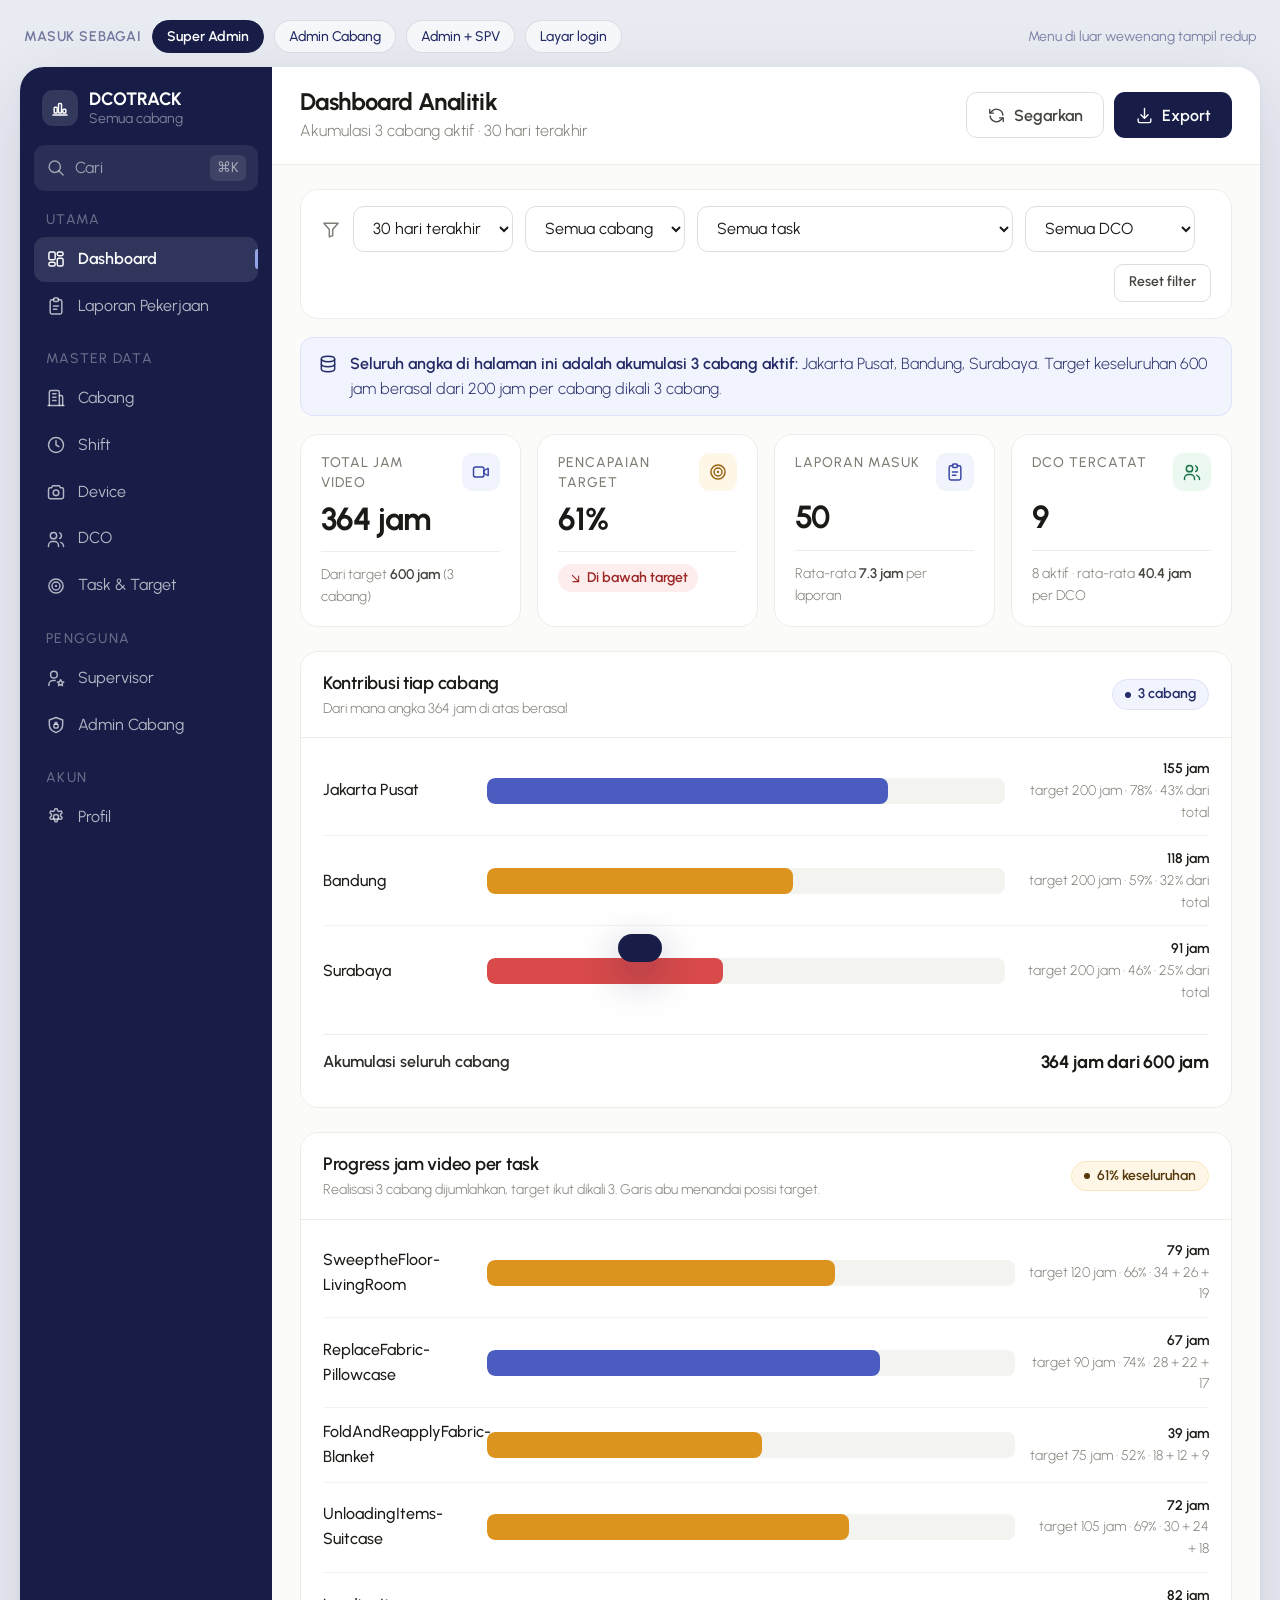
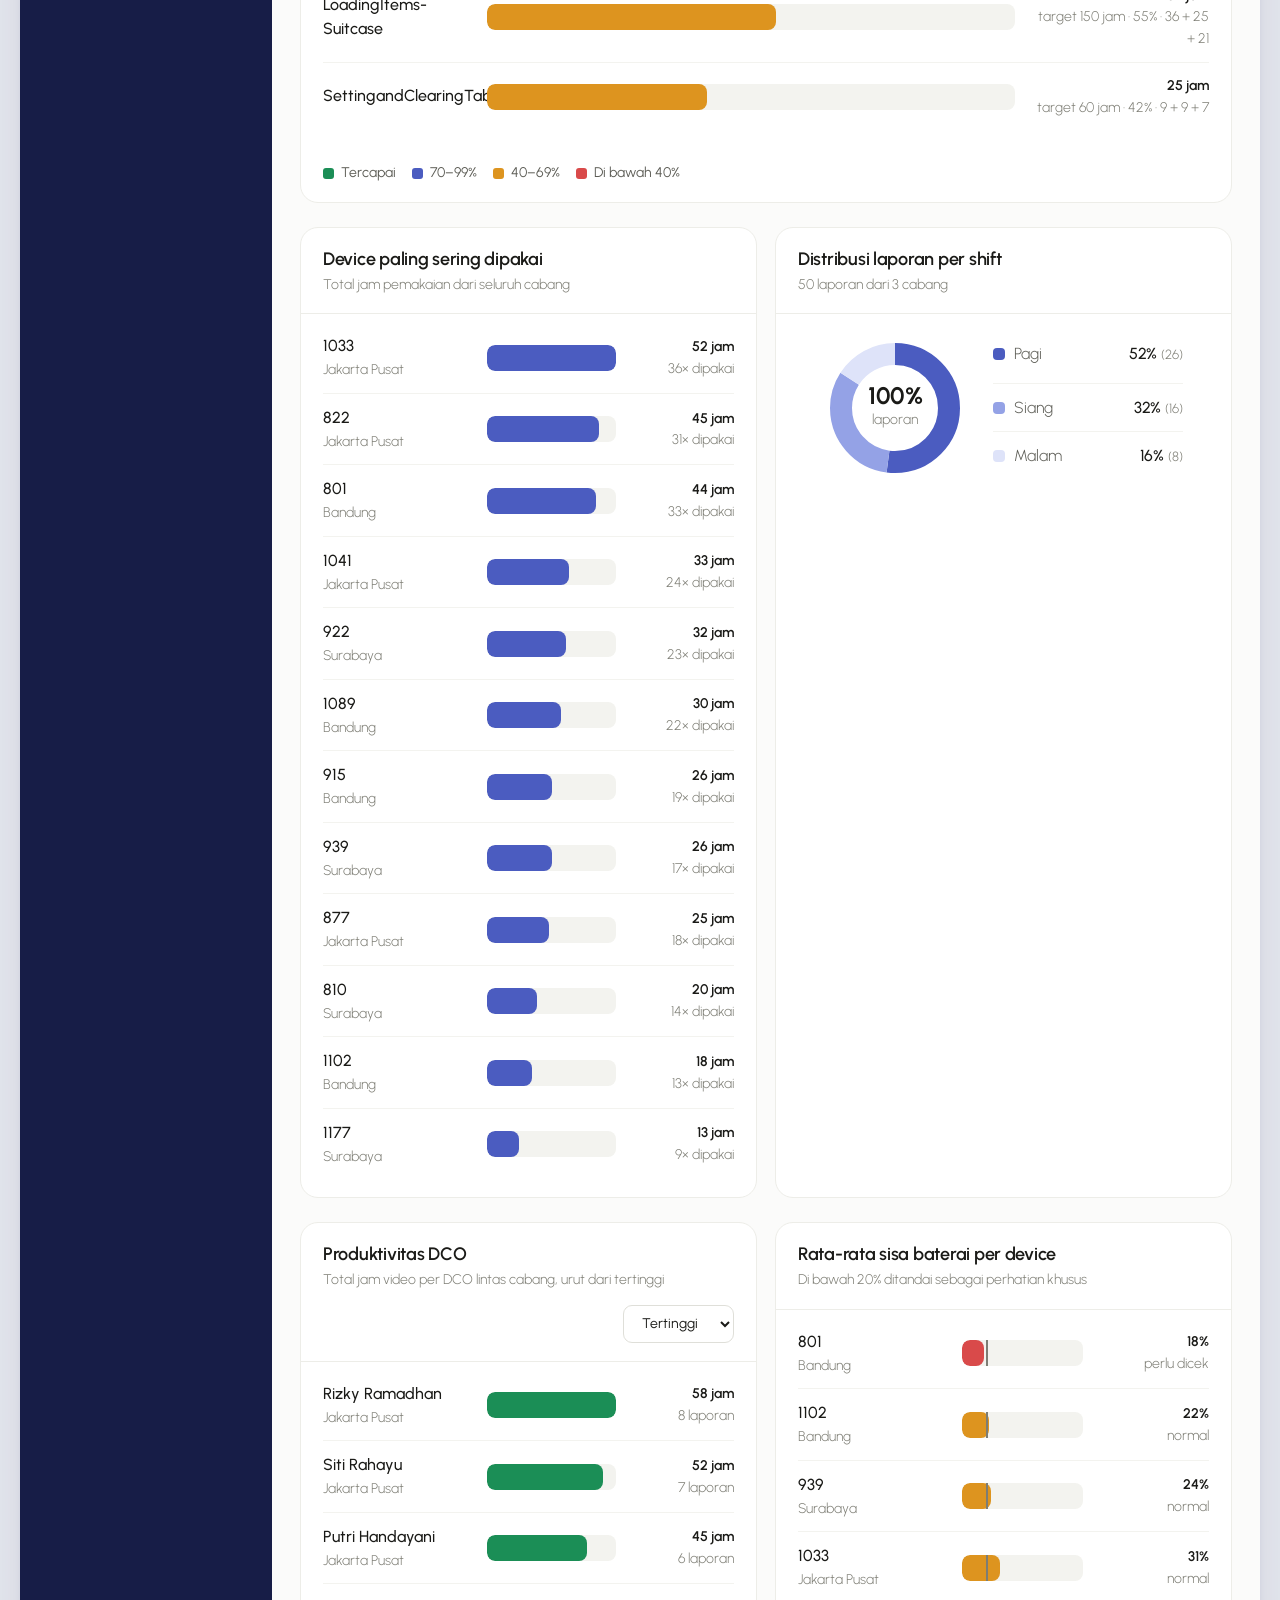
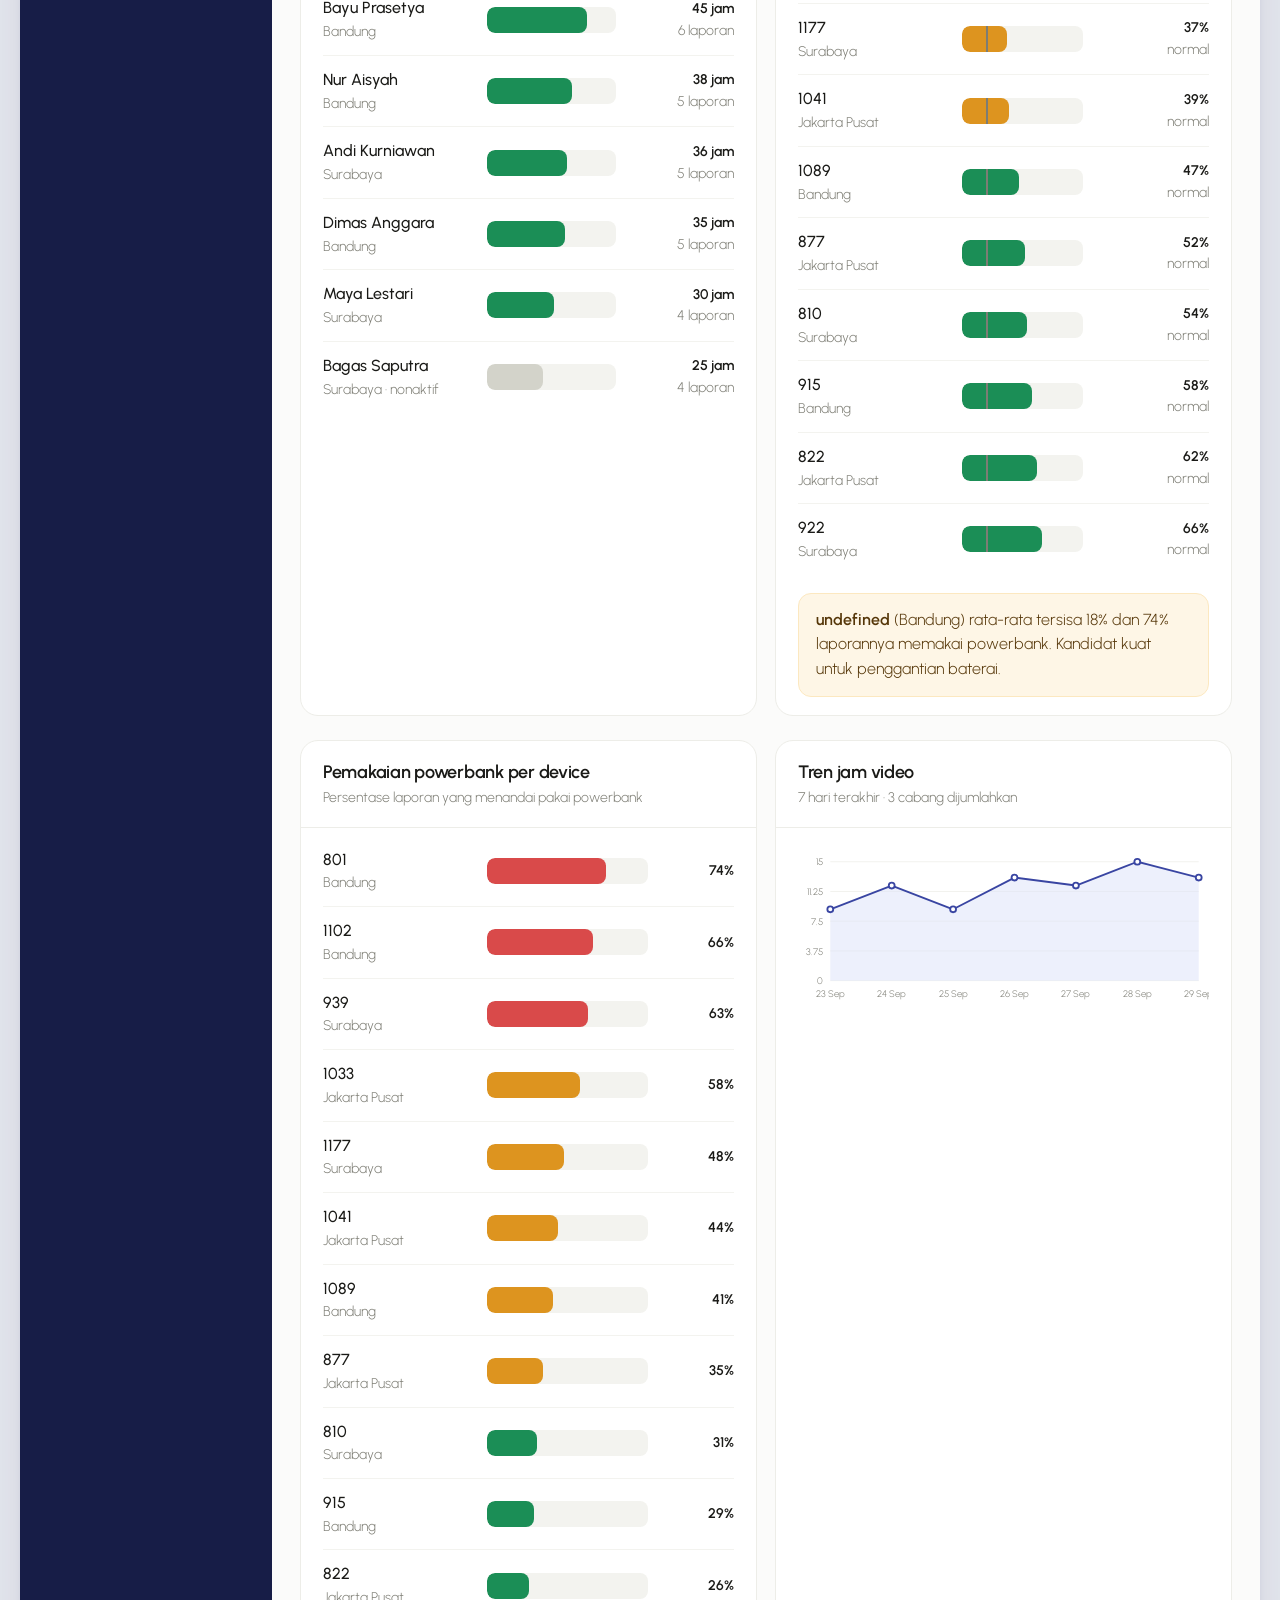
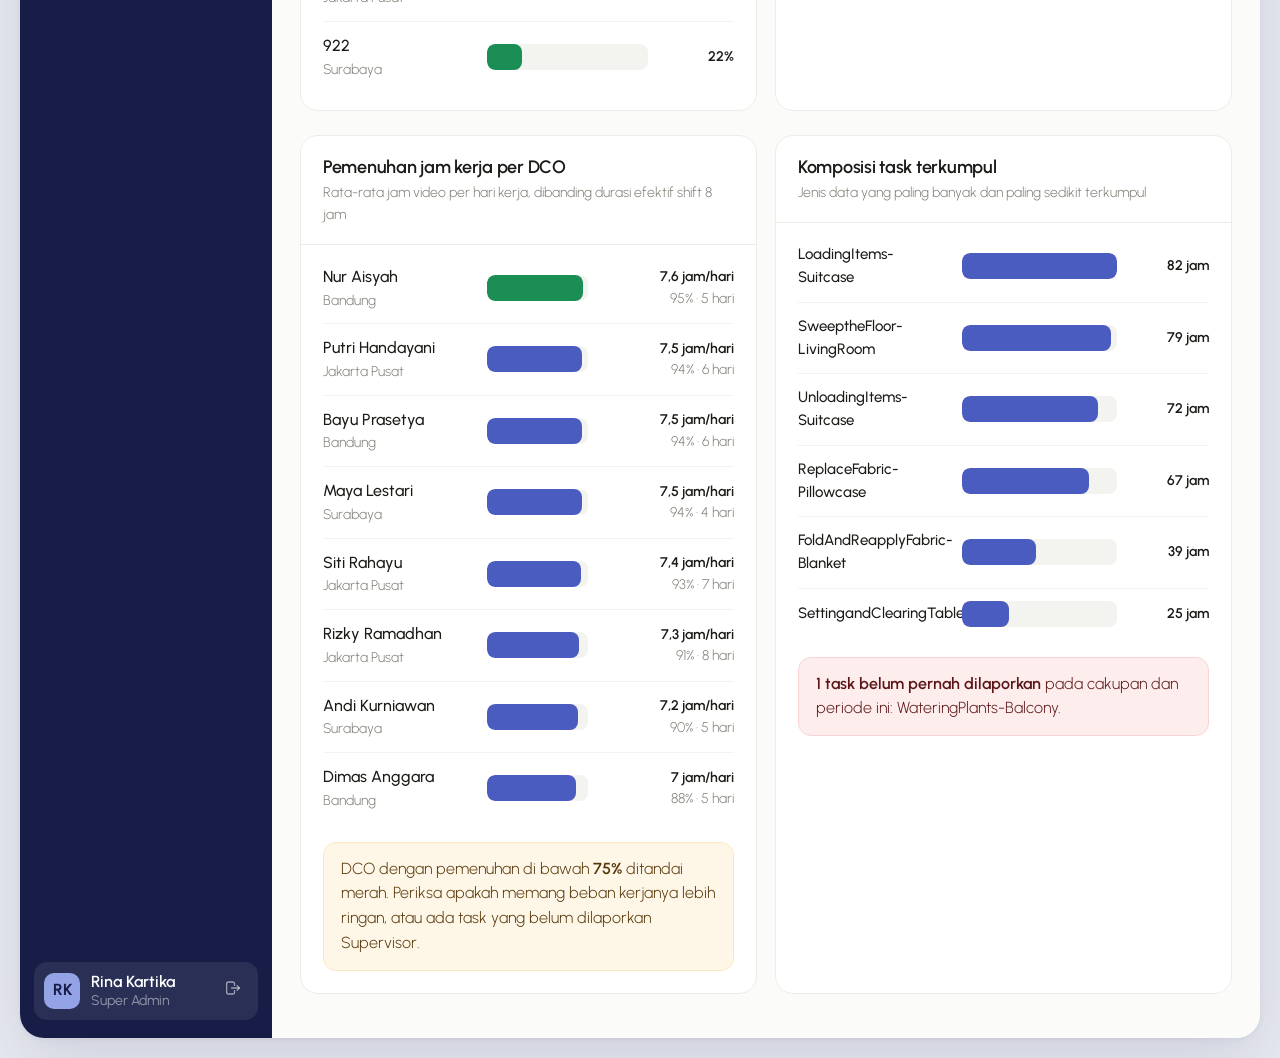
<file: dv-admin.html>
<!DOCTYPE html>
<html lang="id">
<head>
<meta charset="utf-8">
<meta name="viewport" content="width=device-width, initial-scale=1">
<title>DCOTRACK — Konsol Admin</title>
<link rel="preconnect" href="https://fonts.gstatic.com" crossorigin>
<link href="https://fonts.googleapis.com/css2?family=Urbanist:wght@300;400;500;600;700&display=swap" rel="stylesheet">
<style>
:root{
--nila-50:#F1F3FD;--nila-100:#DEE3F9;--nila-200:#BDC6F1;--nila-300:#94A2E6;--nila-400:#6C7DD6;
--nila-500:#4B5CC0;--nila-600:#3945A2;--nila-700:#2C3684;--nila-800:#232B66;--nila-900:#171D47;
--kabut-50:#FAFAF8;--kabut-100:#F3F3EF;--kabut-200:#E7E7E1;--kabut-300:#D3D3CA;--kabut-400:#A9A99F;
--kabut-500:#7D7D74;--kabut-600:#5D5D56;--kabut-700:#454540;--kabut-800:#2E2E2A;--kabut-900:#1A1A17;
--panen-50:#EBF8F0;--panen-100:#D0EFDD;--panen-200:#A2E0BB;--panen-400:#37AC6F;--panen-500:#1B8E56;--panen-600:#137144;--panen-700:#0F5936;--panen-800:#0B4228;
--senja-50:#FEF6E6;--senja-100:#FCE8C0;--senja-200:#F8D188;--senja-400:#DD941F;--senja-500:#BB7A14;--senja-600:#96610E;--senja-700:#754B0B;--senja-800:#553608;
--delima-50:#FDEDED;--delima-100:#FAD4D4;--delima-200:#F3AAAA;--delima-400:#D94A4A;--delima-500:#BF3131;--delima-600:#9C2525;--delima-700:#7B1D1D;--delima-800:#5B1515;
--f:'Urbanist',system-ui,-apple-system,sans-serif;
--ink:var(--kabut-900);--ink2:var(--kabut-600);--ink3:var(--kabut-500);
--line:#EDEDE8;--lineIn:#DFDFD9;--page:#FBFBFA;--sd:var(--nila-900);
}
*{box-sizing:border-box;margin:0;padding:0;-webkit-tap-highlight-color:transparent}
html{-webkit-font-smoothing:antialiased;text-rendering:optimizeLegibility}
body{font-family:var(--f);font-size:16px;font-weight:400;line-height:1.55;color:var(--ink);background:#E9EBF2;padding:20px;min-height:100vh}
.num{font-variant-numeric:tabular-nums;letter-spacing:-.01em}
i.ti{display:inline-flex;align-items:center;justify-content:center;width:1em;height:1em;line-height:0;flex:none}
i.ti svg{width:100%;height:100%;display:block}

/* demo */
.demo{max-width:1440px;margin:0 auto 14px;display:flex;align-items:center;gap:10px;flex-wrap:wrap;padding:0 4px}
.demo b{font-size:14px;font-weight:600;letter-spacing:.06em;text-transform:uppercase;color:var(--nila-800);opacity:.6}
.demo button{font-family:var(--f);font-size:14px;font-weight:500;padding:7px 14px;border:1px solid rgba(23,29,71,.12);background:rgba(255,255,255,.6);border-radius:999px;cursor:pointer;color:var(--nila-800);transition:all .15s}
.demo button:hover{background:#fff}
.demo button.on{background:var(--nila-900);border-color:var(--nila-900);color:#fff;font-weight:600}
.demo span{font-size:14px;color:var(--nila-800);opacity:.55;margin-left:auto}

/* shell */
.app{max-width:1440px;margin:0 auto;display:flex;background:#fff;border-radius:24px;overflow:hidden;min-height:calc(100vh - 96px);box-shadow:0 24px 70px rgba(23,29,71,.13),0 2px 6px rgba(23,29,71,.05)}
.side{width:252px;flex:none;background:var(--sd);padding:22px 14px 18px;display:flex;flex-direction:column}
.brand{display:flex;align-items:center;gap:11px;padding:0 8px 18px}
.brand .lg{width:36px;height:36px;flex:none;border-radius:11px;background:rgba(255,255,255,.12);color:#fff;display:flex;align-items:center;justify-content:center;font-size:20px}
.brand .nm{font-size:18px;font-weight:700;letter-spacing:-.02em;color:#fff;line-height:1.2}
.brand .sb{font-size:14px;color:rgba(255,255,255,.45);line-height:1.2}
.sfind{display:flex;align-items:center;gap:9px;padding:10px 12px;border-radius:11px;background:rgba(255,255,255,.08);color:rgba(255,255,255,.55);font-size:16px;cursor:pointer}
.sfind:hover{background:rgba(255,255,255,.13)}
.sfind i{font-size:20px}
.sfind .k{margin-left:auto;font-size:14px;font-weight:500;padding:2px 7px;border-radius:6px;background:rgba(255,255,255,.1)}
.navgrp{font-size:14px;font-weight:500;letter-spacing:.09em;text-transform:uppercase;color:rgba(255,255,255,.35);padding:18px 12px 6px}
.side a{position:relative;display:flex;align-items:center;gap:12px;padding:10px 12px;border-radius:11px;color:rgba(255,255,255,.68);text-decoration:none;font-size:16px;font-weight:400;cursor:pointer;margin-bottom:2px;transition:background .15s,color .15s}
.side a i{font-size:20px;flex:none}
.side a:hover{background:rgba(255,255,255,.07);color:#fff}
.side a.on{background:rgba(255,255,255,.11);color:#fff;font-weight:600}
.side a.on::after{content:"";position:absolute;right:0;top:50%;transform:translateY(-50%);width:3px;height:20px;border-radius:3px 0 0 3px;background:var(--nila-300)}
.side a.off{opacity:.28;cursor:not-allowed}
.side a.off:hover{background:transparent;color:rgba(255,255,255,.68)}
.side .foot{margin-top:auto;padding-top:16px}
.swbtn{display:flex;align-items:center;gap:10px;width:100%;padding:11px 12px;border-radius:11px;border:1px solid rgba(255,255,255,.18);background:rgba(255,255,255,.06);color:#fff;font-family:var(--f);font-size:14px;font-weight:600;cursor:pointer;margin-bottom:10px;text-align:left}
.swbtn:hover{background:rgba(255,255,255,.14)}
.swbtn i{font-size:18px;color:var(--nila-300)}
.ucard{display:flex;align-items:center;gap:11px;padding:10px;border-radius:13px;background:rgba(255,255,255,.08)}
.ucard .av{width:36px;height:36px;flex:none;border-radius:10px;background:var(--nila-300);color:var(--nila-900);display:flex;align-items:center;justify-content:center;font-size:16px;font-weight:700}
.ucard .un{font-size:16px;font-weight:600;color:#fff;line-height:1.25;white-space:nowrap;overflow:hidden;text-overflow:ellipsis}
.ucard .ur{font-size:14px;color:rgba(255,255,255,.5);line-height:1.3}
.ucard .out{margin-left:auto;width:30px;height:30px;flex:none;border:0;background:transparent;color:rgba(255,255,255,.55);border-radius:8px;cursor:pointer;font-size:18px}
.ucard .out:hover{background:rgba(255,255,255,.12);color:#fff}

.main{flex:1;min-width:0;background:var(--page);display:flex;flex-direction:column}
.top{background:#fff;border-bottom:1px solid var(--line);padding:20px 28px;display:flex;align-items:center;gap:18px;flex-wrap:wrap;position:sticky;top:0;z-index:20}
.top h1{font-size:24px;font-weight:700;letter-spacing:-.025em;line-height:1.25}
.top .sub{font-size:16px;font-weight:300;color:var(--ink3);margin-top:2px}
.top .act{margin-left:auto;display:flex;gap:10px;align-items:center}
.body{padding:24px 28px 44px;animation:fade .2s ease}
@keyframes fade{from{opacity:0;transform:translateY(5px)}to{opacity:1;transform:none}}

.btn{font-family:var(--f);font-size:16px;font-weight:600;padding:11px 20px;min-height:46px;border-radius:11px;border:1px solid transparent;cursor:pointer;display:inline-flex;align-items:center;justify-content:center;gap:8px;line-height:1.2;transition:background .15s,border-color .15s}
.btn i{font-size:19px}
.btn-p{background:var(--nila-900);color:#fff}.btn-p:hover{background:var(--nila-800)}
.btn-g{background:#fff;color:var(--kabut-700);border-color:var(--lineIn)}.btn-g:hover{border-color:var(--kabut-400);background:var(--kabut-50)}
.btn-ok{background:var(--panen-600);color:#fff}.btn-ok:hover{background:var(--panen-700)}
.btn-bad{background:#fff;color:var(--delima-600);border-color:var(--delima-200)}.btn-bad:hover{background:var(--delima-50)}
.btn-sm{font-size:14px;padding:8px 14px;min-height:38px;border-radius:9px}.btn-sm i{font-size:17px}
.btn[disabled]{background:var(--kabut-100);color:var(--kabut-400);border-color:transparent;cursor:not-allowed}

.card{background:#fff;border:1px solid var(--line);border-radius:18px;overflow-x:auto}
.card .hd{padding:18px 22px;border-bottom:1px solid var(--line);display:flex;align-items:center;gap:14px;flex-wrap:wrap}
.card .hd h3{font-size:18px;font-weight:600;letter-spacing:-.015em}
.card .hd .r{margin-left:auto;display:flex;gap:10px;align-items:center}
.card .bd{padding:22px}
.grid4{display:grid;grid-template-columns:repeat(4,1fr);gap:16px}
.grid2{display:grid;grid-template-columns:1fr 1fr;gap:18px}
.mt16{margin-top:16px}.mt24{margin-top:24px}

.q{background:#fff;border:1px solid var(--line);border-radius:18px;padding:18px 20px}
.qh{display:flex;align-items:flex-start;gap:12px}
.q .lb{font-size:14px;font-weight:500;letter-spacing:.07em;text-transform:uppercase;color:var(--ink3);line-height:1.4}
.q .ic{margin-left:auto;width:38px;height:38px;flex:none;border-radius:11px;display:flex;align-items:center;justify-content:center;font-size:20px}
.q .n{font-size:32px;font-weight:700;letter-spacing:-.03em;line-height:1.15;margin-top:8px}
.q .ft{margin-top:14px;padding-top:12px;border-top:1px solid var(--line);font-size:14px;color:var(--ink3);font-weight:300}
.q .ft b{font-weight:600;color:var(--kabut-700)}
.delta{display:inline-flex;align-items:center;gap:4px;font-size:14px;font-weight:600;padding:3px 10px;border-radius:999px}
.d-up{background:var(--panen-50);color:var(--panen-700)}
.d-down{background:var(--delima-50);color:var(--delima-600)}

table{width:100%;border-collapse:collapse}
th{text-align:left;font-size:14px;font-weight:500;letter-spacing:.06em;text-transform:uppercase;color:var(--ink3);padding:13px 18px;border-bottom:1px solid var(--line);background:#fff;white-space:nowrap;position:sticky;top:0;z-index:2}
td{padding:13px 18px;border-bottom:1px solid var(--kabut-100);vertical-align:middle;font-size:16px}
tbody tr:last-child td{border-bottom:0}
tbody tr.click{cursor:pointer;transition:background .12s}
tbody tr.click:hover{background:var(--nila-50)}
.nm{font-weight:600;letter-spacing:-.01em}
.sm{font-size:14px;font-weight:300;color:var(--ink3)}
.mono{font-variant-numeric:tabular-nums}

.pill{display:inline-flex;align-items:center;gap:7px;font-size:14px;font-weight:600;padding:4px 12px;border-radius:999px;white-space:nowrap;border:1px solid transparent;line-height:1.45}
.pill::before{content:"";width:6px;height:6px;border-radius:50%;background:currentColor;flex:none}
.s-ok{background:var(--panen-50);color:var(--panen-800);border-color:var(--panen-100)}
.s-wait{background:var(--senja-50);color:var(--senja-800);border-color:var(--senja-100)}
.s-bad{background:var(--delima-50);color:var(--delima-800);border-color:var(--delima-100)}
.s-run{background:var(--nila-50);color:var(--nila-800);border-color:var(--nila-100)}
.s-off{background:var(--kabut-100);color:var(--kabut-700);border-color:var(--kabut-200)}

.tools{display:flex;gap:10px;align-items:center;flex-wrap:wrap;margin-bottom:16px}
.search{position:relative;flex:1;min-width:210px;max-width:320px}
.search i{position:absolute;left:15px;top:50%;transform:translateY(-50%);color:var(--ink3);font-size:19px}
.search input{width:100%;padding-left:44px}
select,input,textarea{font-family:var(--f);font-size:16px;font-weight:400;padding:11px 15px;min-height:46px;border:1px solid var(--lineIn);border-radius:11px;background:#fff;color:var(--ink)}
textarea{min-height:0;line-height:1.55}
input::placeholder,textarea::placeholder{color:var(--kabut-400);font-weight:300}
input:focus,select:focus,textarea:focus{outline:2px solid var(--nila-300);outline-offset:1px;border-color:var(--nila-500)}
select[disabled],input[disabled]{background:var(--kabut-100);color:var(--kabut-500);cursor:not-allowed}
.f{margin-bottom:16px}
.f label{display:block;font-size:14px;font-weight:600;color:var(--kabut-700);margin-bottom:7px}
.f input,.f select,.f textarea{width:100%}
.f .h{font-size:14px;font-weight:300;color:var(--ink3);margin-top:7px;line-height:1.5}
.f2{display:grid;grid-template-columns:1fr 1fr;gap:14px}
.sfx{position:relative}.sfx input{padding-right:70px}
.sfx span{position:absolute;right:16px;top:50%;transform:translateY(-50%);font-size:14px;font-weight:500;color:var(--ink3);pointer-events:none}

.kv{display:flex;justify-content:space-between;gap:18px;padding:11px 0;border-bottom:1px solid var(--kabut-100);min-height:48px;align-items:center}
.kv:last-child{border-bottom:0}.kv:first-child{padding-top:0}
.kv .k{font-size:16px;font-weight:300;color:var(--ink2)}
.kv .v{font-size:16px;font-weight:500;text-align:right}

.bn{border-radius:13px;padding:14px 17px;font-size:16px;font-weight:300;line-height:1.55;border:1px solid}
.bn b{font-weight:600}
.b-info{background:var(--nila-50);color:var(--nila-800);border-color:var(--nila-100)}
.b-wait{background:var(--senja-50);color:var(--senja-800);border-color:var(--senja-100)}
.b-bad{background:var(--delima-50);color:var(--delima-800);border-color:var(--delima-100)}
.b-ok{background:var(--panen-50);color:var(--panen-800);border-color:var(--panen-100)}

.chips{display:flex;gap:8px;flex-wrap:wrap}
.chip{font-family:var(--f);font-size:14px;font-weight:500;padding:9px 15px;border-radius:999px;border:1px solid var(--lineIn);background:#fff;color:var(--kabut-700);cursor:pointer}
.chip:hover{border-color:var(--kabut-400)}
.chip.on{background:var(--nila-900);border-color:var(--nila-900);color:#fff;font-weight:600}

/* grafik */
.prow{display:flex;align-items:center;gap:14px;padding:12px 0;border-bottom:1px solid var(--kabut-100)}
.prow:last-child{border-bottom:0}
.prow .pn{width:150px;flex:none;font-size:16px;font-weight:500}
.prow .pb{flex:1;height:26px;border-radius:8px;background:var(--kabut-100);position:relative;overflow:hidden}
.prow .pb i{position:absolute;inset:0 auto 0 0;border-radius:8px;display:block}
.prow .pb .tg{position:absolute;top:-3px;bottom:-3px;width:2px;background:var(--kabut-500);border-radius:2px}
.prow .pv{width:132px;flex:none;text-align:right;font-size:14px;font-weight:600}
.prow .pv small{display:block;font-size:14px;font-weight:300;color:var(--ink3)}
.bar-ok{background:var(--panen-500)}.bar-wait{background:var(--senja-400)}.bar-bad{background:var(--delima-400)}.bar-run{background:var(--nila-500)}
.legend{display:flex;gap:16px;flex-wrap:wrap;font-size:14px;color:var(--ink2);margin-top:14px}
.legend span{display:inline-flex;align-items:center;gap:7px}
.legend i{width:11px;height:11px;border-radius:3px;display:inline-block}

.empty{text-align:center;padding:52px 24px}
.empty i{font-size:40px;color:var(--kabut-300)}
h2{font-size:18px;font-weight:600;letter-spacing:-.015em;margin-bottom:12px}

.scrim{position:fixed;inset:0;background:rgba(23,29,71,.42);backdrop-filter:blur(3px);display:flex;align-items:center;justify-content:center;z-index:80;padding:28px;animation:fade .16s ease}
.modal{background:#fff;border-radius:22px;width:100%;max-width:560px;max-height:88vh;overflow-y:auto;box-shadow:0 30px 80px rgba(23,29,71,.3)}
.modal .hd{padding:24px 26px 18px;border-bottom:1px solid var(--line)}
.modal .hd h3{font-size:20px;font-weight:700;letter-spacing:-.02em}
.modal .bd{padding:24px 26px}
.modal .ft{padding:18px 26px;border-top:1px solid var(--line);display:flex;gap:10px;justify-content:flex-end;flex-wrap:wrap}

.toast{position:fixed;left:50%;bottom:28px;transform:translate(-50%,90px);background:var(--nila-900);color:#fff;font-size:16px;font-weight:500;padding:14px 22px;border-radius:999px;z-index:120;display:flex;align-items:center;gap:10px;box-shadow:0 14px 40px rgba(23,29,71,.35);transition:transform .26s cubic-bezier(.2,.9,.3,1);max-width:min(560px,90vw)}
.toast.on{transform:translate(-50%,0)}
.toast i{font-size:20px;flex:none}

@media(max-width:1180px){.grid4{grid-template-columns:repeat(2,1fr)}.grid2{grid-template-columns:1fr}}
@media(max-width:900px){body{padding:10px}.app{border-radius:18px}
 .side{width:80px}.side .lbl,.side .navgrp,.side .nm,.side .sb,.side .sfind .k,.side .un,.side .ur,.side .out,.swbtn span{display:none}
 .side a,.side .sfind,.swbtn{justify-content:center;padding:11px 0}.side .brand,.side .ucard{justify-content:center;padding-left:0}
 .top,.body{padding-left:16px;padding-right:16px}}
@media(prefers-reduced-motion:reduce){*{transition:none!important;animation:none!important}}
</style>
</head>
<body>

<div class="demo">
  <b>Masuk sebagai</b>
  <button id="r-super" onclick="setRole('super')">Super Admin</button>
  <button id="r-admin" onclick="setRole('admin')">Admin Cabang</button>
  <button id="r-dual" onclick="setRole('dual')">Admin + SPV</button>
  <button onclick="S.sc='login';paint()">Layar login</button>
  <span>Menu di luar wewenang tampil redup</span>
</div>

<div id="root"></div>
<div class="toast" id="toast"></div>

<script>
/* ---- set ikon SVG tertanam, tanpa ketergantungan CDN ---- */
const ICONS={
_:'<circle cx="12" cy="12" r="3" fill="currentColor" stroke="none"/>',
'alert-circle':'<circle cx="12" cy="12" r="9"/><path d="M12 8v4"/><path d="M12 16h.01"/>',
'alert-triangle':'<path d="M10.3 4.3 2.8 17a2 2 0 0 0 1.7 3h15a2 2 0 0 0 1.7-3L13.7 4.3a2 2 0 0 0-3.4 0z"/><path d="M12 9v4"/><path d="M12 17h.01"/>',
'arrow-down':'<path d="M12 5v14"/><path d="M18 13l-6 6l-6-6"/>',
'arrow-down-right':'<path d="M7 7l10 10"/><path d="M17 8v9h-9"/>',
'arrow-left':'<path d="M19 12H5"/><path d="M11 18l-6-6l6-6"/>',
'arrow-right':'<path d="M5 12h14"/><path d="M13 6l6 6l-6 6"/>',
'arrow-up-right':'<path d="M7 17l10-10"/><path d="M8 7h9v9"/>',
'arrows-exchange':'<path d="M7 10h13"/><path d="M17 7l3 3l-3 3"/><path d="M17 17H4"/><path d="M7 14l-3 3l3 3"/>',
battery:'<rect x="2" y="7" width="16" height="10" rx="2.5"/><path d="M20.5 11v2"/><path d="M5 10.5v3"/><path d="M8 10.5v3"/>',
'battery-off':'<rect x="2" y="7" width="16" height="10" rx="2.5"/><path d="M20.5 11v2"/><path d="M5 10.5v3"/><path d="M3 4l18 16"/>',
bolt:'<path d="M13 3L5 13.5h6L10.5 21L19 10.5h-6z"/>',
building:'<path d="M4 21V5a2 2 0 0 1 2-2h8a2 2 0 0 1 2 2v16"/><path d="M16 9h2a2 2 0 0 1 2 2v10"/><path d="M2.5 21h19"/><path d="M8 7h4"/><path d="M8 11h4"/><path d="M8 15h4"/>',
calendar:'<rect x="4" y="5" width="16" height="16" rx="2.5"/><path d="M16 3v4"/><path d="M8 3v4"/><path d="M4 11h16"/>',
camera:'<path d="M5 7h1.5l1.5-2.5h8L17.5 7H19a2 2 0 0 1 2 2v9a2 2 0 0 1-2 2H5a2 2 0 0 1-2-2V9a2 2 0 0 1 2-2z"/><circle cx="12" cy="13" r="3.4"/>',
'chart-bar':'<path d="M3.5 20.5h17"/><rect x="5" y="11" width="3.6" height="7" rx="1"/><rect x="10.2" y="6.5" width="3.6" height="11.5" rx="1"/><rect x="15.4" y="13.5" width="3.6" height="4.5" rx="1"/>',
'chart-donut':'<circle cx="12" cy="12" r="8.5"/><circle cx="12" cy="12" r="3.5"/><path d="M12 3.5v5"/><path d="M19.6 15.2l-4.6-1.9"/>',
'chart-line':'<path d="M3.5 20.5h17"/><path d="M5 16l4.5-5l3.5 3l5.5-7"/>',
check:'<path d="M5 12.5l5 5L20 7"/>',
checks:'<path d="M3 12.5l3.5 3.5l6-6"/><path d="M11.5 16l2 2l7-7"/>',
'chevron-down':'<path d="M6 9l6 6l6-6"/>',
'chevron-right':'<path d="M9 6l6 6l-6 6"/>',
'circle-check':'<circle cx="12" cy="12" r="9"/><path d="M8.5 12.5l2.5 2.5l4.5-4.5"/>',
'clipboard-list':'<path d="M9.5 4.5H7A2 2 0 0 0 5 6.5v13A2 2 0 0 0 7 21.5h10a2 2 0 0 0 2-2v-13a2 2 0 0 0-2-2h-2.5"/><rect x="9" y="2.5" width="6" height="4" rx="1.5"/><path d="M9 12h6"/><path d="M9 16h4"/>',
clock:'<circle cx="12" cy="12" r="9"/><path d="M12 7v5l3.5 2"/>',
'clock-hour':'<circle cx="12" cy="12" r="9"/><path d="M12 7v5l3.5 2"/><path d="M12 3v1.5"/><path d="M21 12h-1.5"/>',
database:'<ellipse cx="12" cy="6" rx="8" ry="3.2"/><path d="M4 6v12c0 1.8 3.6 3.2 8 3.2s8-1.4 8-3.2V6"/><path d="M4 12c0 1.8 3.6 3.2 8 3.2s8-1.4 8-3.2"/>',
'device-camera':'<rect x="5" y="2.5" width="14" height="19" rx="3"/><circle cx="12" cy="11" r="3.2"/><path d="M10 6h4"/><path d="M10.5 18.5h3"/>',
'device-mobile':'<rect x="7" y="2.5" width="10" height="19" rx="2.5"/><path d="M11 18h2"/>',
download:'<path d="M4 16.5v2.5a2 2 0 0 0 2 2h12a2 2 0 0 0 2-2v-2.5"/><path d="M7.5 11l4.5 4.5l4.5-4.5"/><path d="M12 3v12.5"/>',
edit:'<path d="M4 20.5h4.5L19 10a2.3 2.3 0 0 0-3.2-3.2L5 17.3z"/><path d="M14.5 7.5l3.2 3.2"/>',
eye:'<path d="M2.5 12S6 5.5 12 5.5S21.5 12 21.5 12S18 18.5 12 18.5S2.5 12 2.5 12z"/><circle cx="12" cy="12" r="3"/>',
filter:'<path d="M3.5 5h17l-6.5 7.6V20l-4 1.5v-8.9z"/>',
help:'<circle cx="12" cy="12" r="9"/><path d="M12 17.5h.01"/><path d="M9.8 9.5a2.3 2.3 0 1 1 2.6 3.1v1.2"/>',
history:'<path d="M4 12a8.5 8.5 0 1 0 2.6-6.1"/><path d="M3.5 3.5v5h5"/><path d="M12 8v4.3l3 1.8"/>',
'info-circle':'<circle cx="12" cy="12" r="9"/><path d="M12 8h.01"/><path d="M11 12h1v5h1"/>',
key:'<circle cx="8" cy="15" r="4"/><path d="M11 12.5L20 3.5"/><path d="M17 6.5l2.5 2.5"/><path d="M15 8.5l2.5 2.5"/>',
'layout-dashboard':'<rect x="3.5" y="3.5" width="7.5" height="9.5" rx="2"/><rect x="3.5" y="16" width="7.5" height="4.5" rx="2"/><rect x="13.5" y="3.5" width="7" height="4.5" rx="2"/><rect x="13.5" y="11" width="7" height="9.5" rx="2"/>',
'layout-sidebar':'<rect x="3.5" y="4" width="17" height="16" rx="3"/><path d="M10 4v16"/><path d="M15.5 10l-2 2l2 2"/>',
lock:'<rect x="4.5" y="10.5" width="15" height="10.5" rx="3"/><path d="M8 10.5V7a4 4 0 1 1 8 0v3.5"/>',
logout:'<path d="M14 8.5V6.5a2.5 2.5 0 0 0-2.5-2.5H6A2.5 2.5 0 0 0 3.5 6.5v11A2.5 2.5 0 0 0 6 20h5.5a2.5 2.5 0 0 0 2.5-2.5v-2"/><path d="M20.5 12H10"/><path d="M17.5 9l3 3l-3 3"/>',
mail:'<rect x="3" y="5" width="18" height="14" rx="2.5"/><path d="M3.5 7.5l8.5 6l8.5-6"/>',
minus:'<path d="M5 12h14"/>',
'note-plus':'<path d="M14 3.5H6.5A2 2 0 0 0 4.5 5.5v13a2 2 0 0 0 2 2h8"/><path d="M8.5 8.5h6"/><path d="M8.5 12.5h4"/><path d="M18 14v7"/><path d="M14.5 17.5h7"/>',
phone:'<path d="M5 3.5h3.2l1.6 4l-2 1.2a11 11 0 0 0 5.5 5.5l1.2-2l4 1.6V17a2.5 2.5 0 0 1-2.7 2.5C9.3 18.9 5.1 14.7 4.5 6.2A2.5 2.5 0 0 1 5 3.5z"/>',
'player-play':'<path d="M8 5.2v13.6a.6.6 0 0 0 .92.5l10.6-6.8a.6.6 0 0 0 0-1l-10.6-6.8A.6.6 0 0 0 8 5.2z" fill="currentColor" stroke="none"/>',
plus:'<path d="M12 5v14"/><path d="M5 12h14"/>',
point:'<circle cx="12" cy="12" r="3.2" fill="currentColor" stroke="none"/>',
refresh:'<path d="M20 11.5a8 8 0 0 0-13.7-5L4 8.8"/><path d="M3.5 4.5v4.5h4.5"/><path d="M4 12.5a8 8 0 0 0 13.7 5l2.3-2.3"/><path d="M20.5 19.5V15h-4.5"/>',
search:'<circle cx="10.5" cy="10.5" r="6.8"/><path d="M20.5 20.5l-5.2-5.2"/>',
settings:'<circle cx="12" cy="12" r="3"/><path d="M10.3 3.4a1.4 1.4 0 0 1 3.4 0l.2 1.3a7 7 0 0 1 1.6.9l1.2-.5a1.4 1.4 0 0 1 1.7 2.9l-1 .9a7 7 0 0 1 0 1.9l1 .9a1.4 1.4 0 0 1-1.7 2.9l-1.2-.5a7 7 0 0 1-1.6.9l-.2 1.3a1.4 1.4 0 0 1-3.4 0l-.2-1.3a7 7 0 0 1-1.6-.9l-1.2.5a1.4 1.4 0 0 1-1.7-2.9l1-.9a7 7 0 0 1 0-1.9l-1-.9a1.4 1.4 0 0 1 1.7-2.9l1.2.5a7 7 0 0 1 1.6-.9z"/>',
'shield-lock':'<path d="M12 3l8 3v5.5c0 4.6-3.3 8.2-8 9.5c-4.7-1.3-8-4.9-8-9.5V6z"/><rect x="9.5" y="11" width="5" height="4.5" rx="1.2"/><path d="M10.8 11V9.8a1.2 1.2 0 0 1 2.4 0V11"/>',
star:'<path d="M12 3.5l2.6 5.4l5.9.8l-4.3 4.1l1 5.9L12 17l-5.2 2.7l1-5.9L3.5 9.7l5.9-.8z"/>',
target:'<circle cx="12" cy="12" r="8.5"/><circle cx="12" cy="12" r="4.8"/><circle cx="12" cy="12" r="1.4" fill="currentColor" stroke="none"/>',
trash:'<path d="M4 7h16"/><path d="M9.5 7V5.2A1.2 1.2 0 0 1 10.7 4h2.6a1.2 1.2 0 0 1 1.2 1.2V7"/><path d="M6.5 7l.9 12.4a1.6 1.6 0 0 0 1.6 1.6h6a1.6 1.6 0 0 0 1.6-1.6L17.5 7"/>',
'trending-up':'<path d="M3.5 17l5.5-5.5l3.5 3.5l6-6"/><path d="M14 9h4.5v4.5"/>',
upload:'<path d="M4 16.5v2.5a2 2 0 0 0 2 2h12a2 2 0 0 0 2-2v-2.5"/><path d="M7.5 7.5L12 3l4.5 4.5"/><path d="M12 3v12.5"/>',
user:'<circle cx="12" cy="8" r="4"/><path d="M5.5 21v-1.2A4.8 4.8 0 0 1 10.3 15h3.4a4.8 4.8 0 0 1 4.8 4.8V21"/>',
'user-check':'<circle cx="9.5" cy="8" r="4"/><path d="M3.5 21v-1.2A4.8 4.8 0 0 1 8.3 15H12"/><path d="M15.5 17.5l2 2l4-4"/>',
'user-cog':'<circle cx="9.5" cy="8" r="4"/><path d="M3.5 21v-1.2A4.8 4.8 0 0 1 8.3 15H12"/><circle cx="18" cy="18" r="2.5"/><path d="M18 14.2V15"/><path d="M18 21v.8"/><path d="M21.4 16l-.7.4"/><path d="M15.3 19.6l-.7.4"/>',
'user-star':'<circle cx="9.5" cy="8" r="4"/><path d="M3.5 21v-1.2A4.8 4.8 0 0 1 8.3 15H11"/><path d="M17.5 14l1.2 2.4l2.6.4l-1.9 1.8l.4 2.6l-2.3-1.2l-2.3 1.2l.4-2.6l-1.9-1.8l2.6-.4z"/>',
users:'<circle cx="9" cy="8" r="3.8"/><path d="M3 21v-1.2A4.8 4.8 0 0 1 7.8 15h2.4a4.8 4.8 0 0 1 4.8 4.8V21"/><path d="M16.5 4.6a3.8 3.8 0 0 1 0 6.8"/><path d="M21 21v-1.2a4.8 4.8 0 0 0-3.2-3.8"/>',
video:'<rect x="3" y="6" width="12.5" height="12" rx="2.5"/><path d="M15.5 10.5l4.4-2.7a.5.5 0 0 1 .76.43v7.54a.5.5 0 0 1-.76.43l-4.4-2.7z"/>',
x:'<path d="M6 6l12 12"/><path d="M18 6L6 18"/>'
};
function svgIcon(n){return '<svg viewBox="0 0 24 24" fill="none" stroke="currentColor" stroke-width="1.75" stroke-linecap="round" stroke-linejoin="round" aria-hidden="true" focusable="false">'+(ICONS[n]||ICONS._)+'</svg>'}
function hydrateIcons(){document.querySelectorAll('i.ti:empty').forEach(el=>{
  const c=[...el.classList].find(x=>x.startsWith('ti-'));
  el.innerHTML=svgIcon(c?c.slice(3):'_');
});}

</script>
<script>
const NUM=n=>n.toLocaleString('id-ID');
const JAM=n=>String(n).replace('.',',')+' jam';

const CBAKTIF=['Jakarta Pusat','Bandung','Surabaya'];

/* ---- SATU SUMBER DATA: realisasi jam video per task per cabang ----
   1 baris task = 1 jam video, sehingga seluruh angka berupa bilangan bulat.
   Seluruh angka di dashboard diturunkan dari sini, tidak ada angka yang ditulis dua kali. */
const TARGET={'SweeptheFloor-LivingRoom':40,'ReplaceFabric-Pillowcase':30,'FoldAndReapplyFabric-Blanket':25,
 'UnloadingItems-Suitcase':35,'LoadingItems-Suitcase':50,'SettingandClearingTableDecorations':20};
const REAL={
 'SweeptheFloor-LivingRoom'          :{'Jakarta Pusat':34,'Bandung':26,'Surabaya':19},
 'ReplaceFabric-Pillowcase'          :{'Jakarta Pusat':28,'Bandung':22,'Surabaya':17},
 'FoldAndReapplyFabric-Blanket'      :{'Jakarta Pusat':18,'Bandung':12,'Surabaya':9},
 'UnloadingItems-Suitcase'           :{'Jakarta Pusat':30,'Bandung':24,'Surabaya':18},
 'LoadingItems-Suitcase'             :{'Jakarta Pusat':36,'Bandung':25,'Surabaya':21},
 'SettingandClearingTableDecorations':{'Jakarta Pusat':9,'Bandung':9,'Surabaya':7}
};
/* Total per cabang: Jakarta Pusat 155 · Bandung 118 · Surabaya 91 · akumulasi 364 jam */

const CABANG=[
 {id:'CB-01',nama:'Jakarta Pusat',kode:'JKTP',alamat:'Jl. Kebon Sirih No. 12, Jakarta Pusat',pj:'Rahmat Hidayat',status:'aktif'},
 {id:'CB-02',nama:'Bandung',kode:'BDG',alamat:'Jl. Sukajadi No. 88, Bandung',pj:'Lina Marlina',status:'aktif'},
 {id:'CB-03',nama:'Surabaya',kode:'SBY',alamat:'Jl. Raya Darmo No. 45, Surabaya',pj:'Andi Saputra',status:'aktif'},
 {id:'CB-04',nama:'Semarang',kode:'SMG',alamat:'Jl. Pandanaran No. 7, Semarang',pj:'—',status:'nonaktif'}
];
const SHIFT=[
 {id:'SH-1',nama:'Pagi',mulai:'07:00',selesai:'16:00',efektif:8,status:'aktif'},
 {id:'SH-2',nama:'Siang',mulai:'15:00',selesai:'23:00',efektif:7,status:'aktif'},
 {id:'SH-3',nama:'Malam',mulai:'23:00',selesai:'07:00',efektif:7,status:'aktif'}
];
const shiftOf=n=>SHIFT.find(x=>x.nama===n);
/* device diidentifikasi dengan kode angka, sesuai pencatatan di lapangan */
const DEVICE=[
 {id:'DV-01',kode:'1033',tipe:'Sony ZV-E10',cabang:'Jakarta Pusat',status:'aktif',pakai:36,jam:52,pb:58,bat:31},
 {id:'DV-02',kode:'822',tipe:'Sony ZV-E10',cabang:'Jakarta Pusat',status:'aktif',pakai:31,jam:45,pb:26,bat:62},
 {id:'DV-03',kode:'1041',tipe:'Sony ZV-1',cabang:'Jakarta Pusat',status:'aktif',pakai:24,jam:33,pb:44,bat:39},
 {id:'DV-04',kode:'877',tipe:'Canon M50 II',cabang:'Jakarta Pusat',status:'maintenance',pakai:18,jam:25,pb:35,bat:52},
 {id:'DV-05',kode:'801',tipe:'Canon M50 II',cabang:'Bandung',status:'aktif',pakai:33,jam:44,pb:74,bat:18},
 {id:'DV-06',kode:'1089',tipe:'Canon M50 II',cabang:'Bandung',status:'aktif',pakai:22,jam:30,pb:41,bat:47},
 {id:'DV-07',kode:'915',tipe:'Sony ZV-E10',cabang:'Bandung',status:'aktif',pakai:19,jam:26,pb:29,bat:58},
 {id:'DV-08',kode:'1102',tipe:'Sony ZV-1',cabang:'Bandung',status:'rusak',pakai:13,jam:18,pb:66,bat:22},
 {id:'DV-09',kode:'922',tipe:'Sony ZV-1',cabang:'Surabaya',status:'aktif',pakai:23,jam:32,pb:22,bat:66},
 {id:'DV-10',kode:'939',tipe:'Sony ZV-1',cabang:'Surabaya',status:'aktif',pakai:17,jam:26,pb:63,bat:24},
 {id:'DV-11',kode:'810',tipe:'Canon M50 II',cabang:'Surabaya',status:'aktif',pakai:14,jam:20,pb:31,bat:54},
 {id:'DV-12',kode:'1177',tipe:'Sony ZV-E10',cabang:'Surabaya',status:'maintenance',pakai:9,jam:13,pb:48,bat:37}
];
/* jam per DCO dijumlahkan = total jam cabangnya; lap = jumlah laporan harian */
const DCO=[
 {id:'DC-01',nama:'Rizky Ramadhan',cabang:'Jakarta Pusat',telp:'0812-3456-7890',status:'aktif',jam:58,lap:8},
 {id:'DC-02',nama:'Siti Rahayu',cabang:'Jakarta Pusat',telp:'0813-2233-4455',status:'aktif',jam:52,lap:7},
 {id:'DC-03',nama:'Putri Handayani',cabang:'Jakarta Pusat',telp:'0811-7788-9900',status:'aktif',jam:45,lap:6},
 {id:'DC-04',nama:'Bayu Prasetya',cabang:'Bandung',telp:'0857-1122-3344',status:'aktif',jam:45,lap:6},
 {id:'DC-05',nama:'Nur Aisyah',cabang:'Bandung',telp:'0852-9988-7766',status:'aktif',jam:38,lap:5},
 {id:'DC-06',nama:'Dimas Anggara',cabang:'Bandung',telp:'0858-2211-3355',status:'aktif',jam:35,lap:5},
 {id:'DC-07',nama:'Andi Kurniawan',cabang:'Surabaya',telp:'0819-4455-6677',status:'aktif',jam:36,lap:5},
 {id:'DC-08',nama:'Maya Lestari',cabang:'Surabaya',telp:'0895-3322-1100',status:'aktif',jam:30,lap:4},
 {id:'DC-09',nama:'Bagas Saputra',cabang:'Surabaya',telp:'0812-6644-2200',status:'nonaktif',jam:25,lap:4}
];
const TASK=Object.keys(TARGET).map((n,i)=>({id:'TK-0'+(i+1),nama:n,target:TARGET[n],status:'aktif',
  desc:{'SweeptheFloor-LivingRoom':'Rekam proses menyapu lantai ruang tamu dari awal sampai bersih.',
   'ReplaceFabric-Pillowcase':'Rekam proses mengganti sarung bantal dengan yang bersih.',
   'FoldAndReapplyFabric-Blanket':'Rekam proses melipat dan memasang kembali selimut.',
   'UnloadingItems-Suitcase':'Rekam proses mengeluarkan seluruh barang dari koper.',
   'LoadingItems-Suitcase':'Rekam proses menata dan memasukkan barang ke dalam koper.',
   'SettingandClearingTableDecorations':'Rekam proses menata lalu membereskan dekorasi meja.'}[n]}))
 .concat([{id:'TK-07',nama:'WateringPlants-Balcony',target:15,status:'draft',desc:'Rekam proses menyiram tanaman di balkon.'}]);

/* satu laporan = satu DCO pada satu tanggal dan satu shift, berisi banyak baris task */
const LAP=[
 {id:'LP-2401',tgl:'29 Sep 2026',jam2:'14:10',dco:'Rizky Ramadhan',cabang:'Jakarta Pusat',shift:'Pagi',spv:'202 - Dewi Anggraini',rows:[
   {task:'SweeptheFloor-LivingRoom',device:'1033',pb:false,bat:30},
   {task:'ReplaceFabric-Pillowcase',device:'822',pb:true,bat:30},
   {task:'FoldAndReapplyFabric-Blanket',device:'1033',pb:false,bat:28},
   {task:'FoldAndReapplyFabric-Blanket',device:'822',pb:true,bat:26},
   {task:'UnloadingItems-Suitcase',device:'1033',pb:true,bat:24},
   {task:'LoadingItems-Suitcase',device:'1033',pb:false,bat:22},
   {task:'SettingandClearingTableDecorations',device:'822',pb:true,bat:19},
   {task:'LoadingItems-Suitcase',device:'1033',pb:true,bat:18}]},
 {id:'LP-2400',tgl:'29 Sep 2026',jam2:'11:35',dco:'Siti Rahayu',cabang:'Jakarta Pusat',shift:'Pagi',spv:'202 - Dewi Anggraini',rows:[
   {task:'LoadingItems-Suitcase',device:'822',pb:false,bat:61},
   {task:'SweeptheFloor-LivingRoom',device:'822',pb:false,bat:54},
   {task:'ReplaceFabric-Pillowcase',device:'1033',pb:true,bat:48},
   {task:'UnloadingItems-Suitcase',device:'1033',pb:true,bat:41}]},
 {id:'LP-2399',tgl:'29 Sep 2026',jam2:'10:02',dco:'Bayu Prasetya',cabang:'Bandung',shift:'Pagi',spv:'305 - Intan Permata',rows:[
   {task:'UnloadingItems-Suitcase',device:'801',pb:true,bat:19},
   {task:'UnloadingItems-Suitcase',device:'801',pb:true,bat:15},
   {task:'LoadingItems-Suitcase',device:'1089',pb:true,bat:12}]},
 {id:'LP-2398',tgl:'29 Sep 2026',jam2:'09:44',dco:'Andi Kurniawan',cabang:'Surabaya',shift:'Pagi',spv:'118 - Yoga Pratama',rows:[
   {task:'SweeptheFloor-LivingRoom',device:'922',pb:false,bat:73},
   {task:'LoadingItems-Suitcase',device:'922',pb:false,bat:66},
   {task:'FoldAndReapplyFabric-Blanket',device:'939',pb:false,bat:59}]},
 {id:'LP-2397',tgl:'28 Sep 2026',jam2:'16:48',dco:'Nur Aisyah',cabang:'Bandung',shift:'Siang',spv:'305 - Intan Permata',rows:[
   {task:'ReplaceFabric-Pillowcase',device:'801',pb:false,bat:44},
   {task:'SettingandClearingTableDecorations',device:'801',pb:false,bat:38}]},
 {id:'LP-2396',tgl:'28 Sep 2026',jam2:'15:20',dco:'Maya Lestari',cabang:'Surabaya',shift:'Siang',spv:'118 - Yoga Pratama',rows:[
   {task:'LoadingItems-Suitcase',device:'922',pb:false,bat:58},
   {task:'SweeptheFloor-LivingRoom',device:'922',pb:false,bat:51},
   {task:'UnloadingItems-Suitcase',device:'922',pb:true,bat:44},
   {task:'ReplaceFabric-Pillowcase',device:'939',pb:true,bat:37},
   {task:'FoldAndReapplyFabric-Blanket',device:'939',pb:true,bat:31},
   {task:'SettingandClearingTableDecorations',device:'939',pb:true,bat:26},
   {task:'LoadingItems-Suitcase',device:'922',pb:true,bat:21},
   {task:'SweeptheFloor-LivingRoom',device:'922',pb:true,bat:16}]},
 {id:'LP-2395',tgl:'28 Sep 2026',jam2:'09:15',dco:'Putri Handayani',cabang:'Jakarta Pusat',shift:'Pagi',spv:'411 - Fajar Nugroho',rows:[
   {task:'FoldAndReapplyFabric-Blanket',device:'1033',pb:true,bat:12}]},
 {id:'LP-2394',tgl:'27 Sep 2026',jam2:'20:40',dco:'Dimas Anggara',cabang:'Bandung',shift:'Malam',spv:'305 - Intan Permata',rows:[
   {task:'SweeptheFloor-LivingRoom',device:'1089',pb:false,bat:55},
   {task:'LoadingItems-Suitcase',device:'1089',pb:false,bat:48}]},
 {id:'LP-2393',tgl:'27 Sep 2026',jam2:'13:05',dco:'Rizky Ramadhan',cabang:'Jakarta Pusat',shift:'Pagi',spv:'202 - Dewi Anggraini',rows:[
   {task:'LoadingItems-Suitcase',device:'822',pb:true,bat:24},
   {task:'SettingandClearingTableDecorations',device:'822',pb:true,bat:20},
   {task:'UnloadingItems-Suitcase',device:'1033',pb:false,bat:17}]},
 {id:'LP-2392',tgl:'27 Sep 2026',jam2:'11:30',dco:'Bagas Saputra',cabang:'Surabaya',shift:'Pagi',spv:'118 - Yoga Pratama',rows:[
   {task:'UnloadingItems-Suitcase',device:'939',pb:true,bat:21},
   {task:'SweeptheFloor-LivingRoom',device:'939',pb:true,bat:16}]}
];
const jamLap=l=>l.rows.length;
const SPV=[
 {id:'SP-01',kode:'202',nama:'Dewi Anggraini',email:'dewi.a@dcotrack.id',telp:'0812-1111-2222',cabang:'Jakarta Pusat',admin:true,status:'aktif',lap:12},
 {id:'SP-02',kode:'411',nama:'Fajar Nugroho',email:'fajar.n@dcotrack.id',telp:'0813-3333-4444',cabang:'Jakarta Pusat',admin:false,status:'aktif',lap:9},
 {id:'SP-03',kode:'305',nama:'Intan Permata',email:'intan.p@dcotrack.id',telp:'0857-5555-6666',cabang:'Bandung',admin:true,status:'aktif',lap:16},
 {id:'SP-04',kode:'118',nama:'Yoga Pratama',email:'yoga.p@dcotrack.id',telp:'0852-7777-8888',cabang:'Surabaya',admin:false,status:'aktif',lap:9},
 {id:'SP-05',kode:'527',nama:'Rani Oktaviani',email:'rani.o@dcotrack.id',telp:'0819-9999-0000',cabang:'Surabaya',admin:false,status:'nonaktif',lap:4}
];
/* tren jam video per hari, per cabang — dijumlahkan sesuai cakupan yang aktif */
const TRENCB={
 'Jakarta Pusat':[4,5,4,6,5,6,6],
 'Bandung'      :[3,4,3,4,4,5,4],
 'Surabaya'     :[2,3,2,3,3,4,3]
};
const TRENHARI=['23 Sep','24 Sep','25 Sep','26 Sep','27 Sep','28 Sep','29 Sep'];
/* jumlah laporan per shift, per cabang */
const SHIFTCB={
 'Jakarta Pusat':{Pagi:11,Siang:7,Malam:3},
 'Bandung'      :{Pagi:8,Siang:5,Malam:3},
 'Surabaya'     :{Pagi:7,Siang:4,Malam:2}
};
const SHIFTWARNA={Pagi:'var(--nila-500)',Siang:'var(--nila-300)',Malam:'var(--nila-100)'};

const ROLES={
 super:{n:'Rina Kartika',r:'Super Admin',cb:null},
 admin:{n:'Intan Permata',r:'Admin Cabang',cb:'Bandung'},
 dual:{n:'Dewi Anggraini',r:'Admin Cabang + SPV',cb:'Jakarta Pusat'}
};
const NAV=[
 ['Utama',[['dash','Dashboard','layout-dashboard',['super','admin','dual']],
           ['laporan','Laporan Pekerjaan','clipboard-list',['super','admin','dual']]]],
 ['Master Data',[['mCabang','Cabang','building',['super']],
                 ['mShift','Shift','clock',['super','admin','dual']],
                 ['mDevice','Device','camera',['super','admin','dual']],
                 ['mDCO','DCO','users',['super','admin','dual']],
                 ['mTask','Task & Target','target',['super','admin','dual']]]],
 ['Pengguna',[['uSpv','Supervisor','user-star',['super','admin','dual']],
              ['uAdmin','Admin Cabang','shield-lock',['super']]]],
 ['Akun',[['profil','Profil','settings',['super','admin','dual']]]]
];

const S={role:'super',sc:'dash',sel:null,modal:null,fCb:'Semua',fTask:'Semua',fPeriode:'30 hari terakhir',q:'',view:'laporan'};

let TT=null;
function toast(msg,kind){const el=document.getElementById('toast');if(!el)return;
  const ic={ok:'circle-check',bad:'alert-circle',info:'info-circle'}[kind||'info'];
  el.innerHTML='<i class="ti ti-'+ic+'"></i><span>'+msg+'</span>';
  el.classList.add('on');clearTimeout(TT);TT=setTimeout(()=>el.classList.remove('on'),3200)}
window.alert=m=>toast(m,'info');

function me(){return ROLES[S.role]}
function can(id){const it=NAV.flatMap(g=>g[1]).find(x=>x[0]===id);return !!(it&&it[3].includes(S.role))}
function setRole(r){S.role=r;if(!can(S.sc))S.sc='dash';S.sel=null;S.modal=null;
  S.fCb=ROLES[r].cb||'Semua';paint()}
function go(id){if(!can(id))return;S.sc=id;S.sel=null;S.modal=null;paint()}
function closeModal(){S.modal=null;paint()}

/* ---------- CAKUPAN DATA ----------
   Super Admin: seluruh cabang aktif, atau satu cabang bila difilter.
   Admin Cabang: dikunci ke cabangnya sendiri. */
function cakupan(){const c=me().cb; if(c)return [c];
  return S.fCb==='Semua'?CBAKTIF.slice():[S.fCb]}
function akumulasi(){return cakupan().length>1}
function inScope(row){return cakupan().includes(row.cabang)}
const lapScoped=()=>LAP.filter(inScope);
const dcoScoped=()=>DCO.filter(inScope);
const devScoped=()=>DEVICE.filter(inScope);
const spvScoped=()=>SPV.filter(inScope);

/* seluruh angka dashboard diturunkan dari REAL/TARGET sesuai cakupan */
const realTask=n=>+(cakupan().reduce((a,c)=>a+((REAL[n]||{})[c]||0),0)).toFixed(1);
const targetTask=n=>(TARGET[n]||0)*cakupan().length;
const realCabang=c=>+(Object.keys(TARGET).reduce((a,n)=>a+((REAL[n]||{})[c]||0),0)).toFixed(1);
const targetCabang=()=>Object.values(TARGET).reduce((a,b)=>a+b,0);
const totalReal=()=>+(cakupan().reduce((a,c)=>a+realCabang(c),0)).toFixed(1);
const totalTarget=()=>targetCabang()*cakupan().length;
const totalLaporan=()=>dcoScoped().reduce((a,d)=>a+d.lap,0);
function trenScoped(){return TRENHARI.map((d,i)=>({d,j:+(cakupan().reduce((a,c)=>a+(TRENCB[c]||[])[i],0)).toFixed(1)}))}
function shiftScoped(){
  const t={Pagi:0,Siang:0,Malam:0};
  cakupan().forEach(c=>Object.keys(t).forEach(k=>t[k]+=(SHIFTCB[c]||{})[k]||0));
  const tot=t.Pagi+t.Siang+t.Malam||1;
  return Object.keys(t).map(k=>({n:k,jml:t[k],v:Math.round(t[k]/tot*100),c:SHIFTWARNA[k]}))}

function paint(){
  ['super','admin','dual'].forEach(r=>{const b=document.getElementById('r-'+r);if(b)b.className=S.role===r?'on':''});
  document.getElementById('root').innerHTML=S.sc==='login'?loginView():shell();
  hydrateIcons();window.scrollTo(0,0);
}

function loginView(){return `
<div style="min-height:calc(100vh - 96px);display:flex;align-items:center;justify-content:center;padding:40px 20px;background:#fff;border-radius:24px">
 <div style="width:100%;max-width:420px">
  <div style="display:flex;align-items:center;gap:12px;margin-bottom:28px">
    <div style="width:44px;height:44px;border-radius:13px;background:var(--nila-900);color:#fff;display:flex;align-items:center;justify-content:center;font-size:22px"><i class="ti ti-chart-bar"></i></div>
    <div><div style="font-size:20px;font-weight:700;letter-spacing:-.02em;line-height:1.2">DCOTRACK</div>
    <div class="sm">Konsol Admin</div></div>
  </div>
  <h1 style="font-size:32px;font-weight:700;letter-spacing:-.03em;line-height:1.2">Masuk ke konsol</h1>
  <p style="font-size:16px;font-weight:300;color:var(--ink2);margin-top:8px">Akun dibuat oleh Super Admin. Tidak tersedia pendaftaran mandiri.</p>
  <div style="margin-top:28px">
    <div class="f"><label>Email</label><input id="ae" type="email" value="intan.p@dcotrack.id" placeholder="nama@dcotrack.id"></div>
    <div class="f"><label>Password</label><input id="ap" type="password" value="rahasia123" placeholder="Masukkan password"></div>
    <div id="aerr"></div>
    <div style="display:flex;justify-content:flex-end;margin-bottom:12px">
      <button class="btn" style="background:transparent;border:0;color:var(--nila-700);min-height:36px;padding:0;font-size:14px" onclick="toast('Link reset dikirim ke email terdaftar, berlaku 30 menit.','ok')">Lupa Password?</button></div>
    <button class="btn btn-p" style="width:100%" onclick="tryLogin()">Masuk<i class="ti ti-arrow-right"></i></button>
  </div>
  <div class="bn b-info mt24">Coba <b>salah@dcotrack.id</b> untuk pesan email belum terdaftar, atau ubah passwordnya untuk pesan kredensial salah.</div>
 </div>
</div>`}

function tryLogin(){
  const e=document.getElementById('ae').value.trim(),p=document.getElementById('ap').value;
  const box=document.getElementById('aerr');
  const akun={'rina.k@dcotrack.id':'super','intan.p@dcotrack.id':'admin','dewi.a@dcotrack.id':'dual'};
  if(!e||!p){box.innerHTML='<div class="bn b-bad" style="margin-bottom:16px">Email dan password wajib diisi.</div>';return}
  if(!akun[e]){box.innerHTML='<div class="bn b-bad" style="margin-bottom:16px">Email belum terdaftar.</div>';return}
  if(p!=='rahasia123'){box.innerHTML='<div class="bn b-bad" style="margin-bottom:16px">Email atau password salah.</div>';return}
  setRole(akun[e]);S.sc='dash';paint();
}

function shell(){
  const M=me();
  let nav='';
  NAV.forEach(([g,items])=>{
    nav+=`<div class="navgrp">${g}</div>`;
    items.forEach(([id,label,ic,roles])=>{
      const ok=roles.includes(S.role);
      nav+=`<a class="${S.sc===id?'on':''} ${ok?'':'off'}" ${ok?`onclick="go('${id}')"`:''} title="${ok?label:'Hanya Super Admin'}">
        <i class="ti ti-${ic}"></i><span class="lbl">${label}</span></a>`;
    });
  });
  const ini=M.n.split(' ').map(x=>x[0]).slice(0,2).join('');
  return `<div class="app">
   <aside class="side">
     <div class="brand"><div class="lg"><i class="ti ti-chart-bar"></i></div>
       <div><div class="nm">DCOTRACK</div><div class="sb">${M.cb||'Semua cabang'}</div></div></div>
     <div class="sfind" onclick="toast('Pencarian global belum tersambung di prototipe ini.','info')">
       <i class="ti ti-search"></i><span class="lbl">Cari</span><span class="k">⌘K</span></div>
     ${nav}
     <div class="foot">
       ${S.role==='dual'?`<button class="swbtn" onclick="toast('Berpindah ke Web App untuk input laporan DCO.','info')">
         <i class="ti ti-arrows-exchange"></i><span>Pindah ke Input Laporan</span></button>`:''}
       <div class="ucard"><div class="av">${ini}</div>
         <div style="min-width:0"><div class="un">${M.n}</div><div class="ur">${M.r}</div></div>
         <button class="out" onclick="S.sc='login';paint()" title="Keluar"><i class="ti ti-logout"></i></button></div>
     </div>
   </aside>
   <main class="main">${(V[S.sc]||V.dash)()}</main>
  </div>${S.modal?S.modal():''}`;
}

function pageTop(t,sub,act){return `<div class="top"><div><h1>${t}</h1>${sub?`<div class="sub">${sub}</div>`:''}</div>${act?`<div class="act">${act}</div>`:''}</div>`}
function pill(kind,txt){return `<span class="pill s-${kind}">${txt}</span>`}
function stTask(t){const p=realTask(t.nama)/(targetTask(t.nama)||1)*100;return p>=100?'ok':p>=70?'run':p>=40?'wait':'bad'}

const V={};

/* ---------- DASHBOARD ANALITIK ---------- */
V.dash=()=>{
  const M=me(), CK=cakupan(), AKU=akumulasi();
  const tasks=TASK.filter(t=>t.status==='aktif');
  const tReal=totalReal(), tTarget=totalTarget();
  const pct=Math.round(tReal/tTarget*100);
  const dev=devScoped(), dcos=dcoScoped();
  const dcoAktif=dcos.filter(d=>d.status==='aktif');
  const maxJam=Math.max(...dev.map(d=>d.jam),1);
  const maxDco=Math.max(...dcos.map(d=>d.jam),1);
  const nLap=totalLaporan();
  const SD=shiftScoped();

  const cakupanLabel = M.cb ? `Cabang ${M.cb}`
    : AKU ? `Akumulasi ${CK.length} cabang aktif` : `Cabang ${CK[0]}`;

  const filt=`<div class="card" style="margin-bottom:18px"><div class="bd" style="padding:16px 20px;display:flex;gap:12px;flex-wrap:wrap;align-items:center">
    <i class="ti ti-filter" style="font-size:20px;color:var(--ink3)"></i>
    <select onchange="S.fPeriode=this.value;paint()">${['7 hari terakhir','30 hari terakhir','Bulan ini','Kuartal ini'].map(x=>`<option ${S.fPeriode===x?'selected':''}>${x}</option>`).join('')}</select>
    <select ${M.cb?'disabled':''} onchange="S.fCb=this.value;paint()">
      ${M.cb?`<option>${M.cb}</option>`:['Semua',...CBAKTIF].map(x=>`<option ${S.fCb===x?'selected':''}>${x==='Semua'?'Semua cabang':x}</option>`).join('')}</select>
    <select onchange="S.fTask=this.value;paint()">${['Semua',...tasks.map(t=>t.nama)].map(x=>`<option ${S.fTask===x?'selected':''}>${x==='Semua'?'Semua task':x}</option>`).join('')}</select>
    <select><option>Semua DCO</option>${dcoAktif.map(d=>`<option>${d.nama}</option>`).join('')}</select>
    ${M.cb?`<span class="sm" style="margin-left:auto">Filter cabang terkunci di <b style="font-weight:600;color:var(--kabut-700)">${M.cb}</b></span>`
          :`<button class="btn btn-g btn-sm" style="margin-left:auto" onclick="S.fCb='Semua';S.fTask='Semua';paint()">Reset filter</button>`}
  </div></div>`;

  const cakupanBar=`<div class="bn ${AKU?'b-info':'b-wait'}" style="margin-bottom:18px;display:flex;gap:12px;align-items:flex-start">
    <i class="ti ti-${AKU?'database':'building'}" style="font-size:20px;flex:none;margin-top:2px"></i>
    <div>${AKU
      ? `<b>Seluruh angka di halaman ini adalah akumulasi ${CK.length} cabang aktif:</b> ${CK.join(', ')}.
         Target keseluruhan ${tTarget} jam berasal dari ${targetCabang()} jam per cabang dikali ${CK.length} cabang.`
      : `<b>Data dipersempit ke cabang ${CK[0]} saja.</b> ${M.cb?'Admin Cabang hanya melihat data cabangnya sendiri.':'Pilih “Semua cabang” pada filter untuk melihat akumulasi seluruh cabang.'}`}
    </div></div>`;

  const q=(lb,n,tone,ic,ft)=>`<div class="q"><div class="qh"><div class="lb">${lb}</div>
     <div class="ic" style="background:var(--${tone}-50);color:var(--${tone}-600)"><i class="ti ti-${ic}"></i></div></div>
     <div class="n num">${n}</div><div class="ft">${ft}</div></div>`;

  return pageTop('Dashboard Analitik',`${cakupanLabel} · ${S.fPeriode}`,
    `<button class="btn btn-g" onclick="toast('Menyegarkan data dashboard.','info')"><i class="ti ti-refresh"></i> Segarkan</button>
     <button class="btn btn-p" onclick="toast('Menyiapkan rekap analitik dalam format Excel.','info')"><i class="ti ti-download"></i> Export</button>`)+`<div class="body">
   ${filt}${cakupanBar}
   <div class="grid4">
     ${q('Total jam video',JAM(tReal),'nila','video',`Dari target <b>${tTarget} jam</b>${AKU?` (${CK.length} cabang)`:''}`)}
     ${q('Pencapaian target',pct+'%',pct>=80?'panen':pct>=60?'senja':'delima','target',
        `<span class="delta ${pct>=80?'d-up':'d-down'}"><i class="ti ti-${pct>=80?'arrow-up-right':'arrow-down-right'}" style="font-size:15px"></i>${pct>=80?'On track':'Di bawah target'}</span>`)}
     ${q('Laporan masuk',NUM(nLap),'nila','clipboard-list',`Rata-rata <b>${(tReal/nLap).toFixed(1)} jam</b> per laporan`)}
     ${q('DCO tercatat',dcos.length,'panen','users',`${dcoAktif.length} aktif · rata-rata <b>${(tReal/dcos.length).toFixed(1)} jam</b> per DCO`)}
   </div>

   ${AKU?`<div class="card mt24"><div class="hd"><div><h3>Kontribusi tiap cabang</h3>
     <div class="sm">Dari mana angka ${JAM(tReal)} di atas berasal</div></div>
     <div class="r">${pill('run',CK.length+' cabang')}</div></div>
     <div class="bd" style="padding:8px 22px 18px">
     ${CK.map(c=>{const r=realCabang(c),t=targetCabang(),p=r/t*100;
       const k=p>=85?'ok':p>=70?'run':p>=50?'wait':'bad';
       return `<div class="prow"><div class="pn">${c}</div>
        <div class="pb"><i class="bar-${k}" style="width:${Math.min(100,p)}%"></i><span class="tg" style="left:100%"></span></div>
        <div class="pv" style="width:190px">${JAM(r)} <small>target ${t} jam · ${Math.round(p)}% · ${Math.round(r/tReal*100)}% dari total</small></div></div>`}).join('')}
     </div>
     <div class="bd" style="padding:0 22px 20px"><div class="kv" style="border-top:1px solid var(--line);padding-top:14px">
       <span class="k" style="font-weight:600;color:var(--kabut-800)">Akumulasi seluruh cabang</span>
       <span class="v num" style="font-size:18px;font-weight:700">${JAM(tReal)} dari ${tTarget} jam</span></div></div>
   </div>`:''}

   <div class="card mt24"><div class="hd"><div><h3>Progress jam video per task</h3>
     <div class="sm">${AKU?`Realisasi ${CK.length} cabang dijumlahkan, target ikut dikali ${CK.length}`:'Realisasi dibanding target cabang ini'}. Garis abu menandai posisi target.</div></div>
     <div class="r">${pill(pct>=80?'ok':'wait',pct+'% keseluruhan')}</div></div>
     <div class="bd" style="padding:8px 22px 18px">
     ${tasks.map(t=>{const r=realTask(t.nama),tg=targetTask(t.nama);const p=Math.min(100,r/tg*100);
       const pr=r/tg*100;const k=pr>=100?'ok':pr>=70?'run':pr>=40?'wait':'bad';
       return `<div class="prow"><div class="pn">${t.nama}</div>
        <div class="pb"><i class="bar-${k}" style="width:${p}%"></i><span class="tg" style="left:100%"></span></div>
        <div class="pv" style="width:180px">${JAM(r)} <small>target ${tg} jam · ${Math.round(pr)}%${AKU?` · ${CK.map(c=>(REAL[t.nama][c]||0)).join(' + ')}`:''}</small></div></div>`}).join('')}
     </div>
     <div class="bd" style="padding:0 22px 18px"><div class="legend">
       <span><i class="bar-ok"></i>Tercapai</span><span><i class="bar-run"></i>70–99%</span>
       <span><i class="bar-wait"></i>40–69%</span><span><i class="bar-bad"></i>Di bawah 40%</span></div></div>
   </div>

   <div class="grid2 mt24">
     <div class="card"><div class="hd"><div><h3>Device paling sering dipakai</h3>
       <div class="sm">Total jam pemakaian${AKU?' dari seluruh cabang':''}</div></div></div>
       <div class="bd" style="padding:8px 22px 18px">
       ${dev.slice().sort((a,b)=>b.jam-a.jam).map(d=>`<div class="prow"><div class="pn">${d.kode}${AKU?`<div class="sm">${d.cabang}</div>`:''}</div>
         <div class="pb"><i class="bar-run" style="width:${d.jam/maxJam*100}%"></i></div>
         <div class="pv" style="width:104px">${JAM(d.jam)} <small>${d.pakai}× dipakai</small></div></div>`).join('')}
       </div></div>

     <div class="card"><div class="hd"><div><h3>Distribusi laporan per shift</h3>
       <div class="sm">${nLap} laporan${AKU?` dari ${CK.length} cabang`:''}</div></div></div>
       <div class="bd" style="display:flex;align-items:center;gap:28px;flex-wrap:wrap;justify-content:center">
       ${donut(SD)}
       <div style="min-width:190px">${SD.map(s=>`<div class="kv"><span class="k" style="display:inline-flex;align-items:center;gap:9px">
         <i style="width:12px;height:12px;border-radius:4px;background:${s.c};display:inline-block"></i>${s.n}</span>
         <span class="v num">${s.v}% <small style="font-weight:300;color:var(--ink3)">(${s.jml})</small></span></div>`).join('')}</div>
       </div></div>
   </div>

   <div class="grid2 mt24">
     <div class="card"><div class="hd"><div><h3>Produktivitas DCO</h3>
       <div class="sm">Total jam video per DCO${AKU?' lintas cabang':''}, urut dari tertinggi</div></div>
       <div class="r"><select class="btn-sm" style="min-height:38px;font-size:14px"><option>Tertinggi</option><option>Terendah</option></select></div></div>
       <div class="bd" style="padding:8px 22px 18px">
       ${dcos.slice().sort((a,b)=>b.jam-a.jam).map(d=>`<div class="prow"><div class="pn">${d.nama}
         <div class="sm">${AKU?d.cabang:''}${d.status!=='aktif'?(AKU?' · ':'')+'nonaktif':''}</div></div>
         <div class="pb"><i class="bar-${d.status==='aktif'?'ok':'off'}" style="width:${d.jam/maxDco*100}%;background:${d.status==='aktif'?'':'var(--kabut-300)'}"></i></div>
         <div class="pv" style="width:104px">${JAM(d.jam)} <small>${d.lap} laporan</small></div></div>`).join('')}
       </div></div>

     <div class="card"><div class="hd"><div><h3>Rata-rata sisa baterai per device</h3>
       <div class="sm">Di bawah 20% ditandai sebagai perhatian khusus</div></div></div>
       <div class="bd" style="padding:8px 22px 18px">
       ${dev.slice().sort((a,b)=>a.bat-b.bat).map(d=>{const k=d.bat<20?'bad':d.bat<40?'wait':'ok';
         return `<div class="prow"><div class="pn">${d.kode}${AKU?`<div class="sm">${d.cabang}</div>`:''}</div>
         <div class="pb"><i class="bar-${k}" style="width:${d.bat}%"></i><span class="tg" style="left:20%"></span></div>
         <div class="pv" style="width:112px">${d.bat}% <small>${d.bat<20?'perlu dicek':'normal'}</small></div></div>`}).join('')}
       </div>
       ${(()=>{const w=dev.filter(d=>d.bat<25&&d.pb>=60).sort((a,b)=>a.bat-b.bat)[0];
         return w?`<div class="bd" style="padding:0 22px 18px"><div class="bn b-wait">
         <b>${w.nama}</b> (${w.cabang}) rata-rata tersisa ${w.bat}% dan ${w.pb}% laporannya memakai powerbank. Kandidat kuat untuk penggantian baterai.</div></div>`:''})()}
     </div>
   </div>

   <div class="grid2 mt24">
     <div class="card"><div class="hd"><div><h3>Pemakaian powerbank per device</h3>
       <div class="sm">Persentase laporan yang menandai pakai powerbank</div></div></div>
       <div class="bd" style="padding:8px 22px 18px">
       ${dev.slice().sort((a,b)=>b.pb-a.pb).map(d=>{const k=d.pb>=60?'bad':d.pb>=35?'wait':'ok';
         return `<div class="prow"><div class="pn">${d.kode}${AKU?`<div class="sm">${d.cabang}</div>`:''}</div>
         <div class="pb"><i class="bar-${k}" style="width:${d.pb}%"></i></div>
         <div class="pv" style="width:72px">${d.pb}%</div></div>`}).join('')}
       </div></div>

     <div class="card"><div class="hd"><div><h3>Tren jam video</h3>
       <div class="sm">7 hari terakhir${AKU?` · ${CK.length} cabang dijumlahkan`:''}</div></div></div>
       <div class="bd">${lineChart(trenScoped())}</div></div>
   </div>

   <div class="grid2 mt24">
     <div class="card"><div class="hd"><div><h3>Pemenuhan jam kerja per DCO</h3>
       <div class="sm">Rata-rata jam video per hari kerja, dibanding durasi efektif shift 8 jam</div></div></div>
       <div class="bd" style="padding:8px 22px 18px">
       ${dcoAktif.slice().map(d=>({...d,avg:+(d.jam/(d.lap||1)).toFixed(1)}))
         .sort((a,b)=>b.avg-a.avg).map(d=>{const p=Math.round(d.avg/8*100);
         const k=p>=95?'ok':p>=75?'run':'bad';
         return `<div class="prow"><div class="pn">${d.nama}${AKU?`<div class="sm">${d.cabang}</div>`:''}</div>
         <div class="pb"><i class="bar-${k}" style="width:${Math.min(100,p)}%"></i></div>
         <div class="pv" style="width:132px">${String(d.avg).replace('.',',')} jam/hari
           <small style="display:block;font-weight:300;color:var(--ink3)">${p}% · ${d.lap} hari</small></div></div>`}).join('')}
       </div>
       <div class="bd" style="padding-top:0"><div class="bn b-wait">DCO dengan pemenuhan di bawah <b>75%</b> ditandai merah. Periksa apakah memang beban kerjanya lebih ringan, atau ada task yang belum dilaporkan Supervisor.</div></div>
     </div>

     <div class="card"><div class="hd"><div><h3>Komposisi task terkumpul</h3>
       <div class="sm">Jenis data yang paling banyak dan paling sedikit terkumpul</div></div></div>
       <div class="bd" style="padding:8px 22px 18px">
       ${(()=>{const withReal=tasks.map(t=>({t,r:realTask(t.nama)}));
         const maxR=Math.max(...withReal.map(x=>x.r),1);
         const ada=withReal.filter(x=>x.r>0).sort((a,b)=>b.r-a.r);
         return ada.map(({t,r})=>`<div class="prow"><div class="pn" style="font-size:15px">${t.nama}</div>
           <div class="pb"><i class="bar-run" style="width:${Math.round(r/maxR*100)}%"></i></div>
           <div class="pv" style="width:78px">${JAM(r)}</div></div>`).join('')})()}
       </div>
       ${(()=>{const kosong=TASK.filter(t=>realTask(t.nama)===0);
         return kosong.length?`<div class="bd" style="padding-top:0"><div class="bn b-bad">
           <b>${kosong.length} task belum pernah dilaporkan</b> pada cakupan dan periode ini:
           ${kosong.map(t=>t.nama).join(', ')}.</div></div>`
         :`<div class="bd" style="padding-top:0"><div class="bn b-ok">Seluruh task aktif sudah pernah dilaporkan pada periode ini.</div></div>`})()}
     </div>
   </div>
  </div>`};

function donut(data){
  const R=54,C=2*Math.PI*R;let off=0;
  const segs=data.map(d=>{const len=d.v/100*C;const s=`<circle cx="70" cy="70" r="${R}" fill="none" stroke="${d.c}" stroke-width="22" stroke-dasharray="${len} ${C-len}" stroke-dashoffset="${-off}" transform="rotate(-90 70 70)"/>`;off+=len;return s}).join('');
  return `<svg width="140" height="140" viewBox="0 0 140 140" role="img" aria-label="Distribusi laporan per shift">${segs}
    <text x="70" y="66" text-anchor="middle" font-family="Urbanist" font-size="24" font-weight="700" fill="#1A1A17">100%</text>
    <text x="70" y="86" text-anchor="middle" font-family="Urbanist" font-size="14" font-weight="300" fill="#7D7D74">laporan</text></svg>`}

function lineChart(data){
  const W=560,H=210,P={l:44,r:14,t:16,b:32};
  const max=Math.ceil(Math.max(...data.map(d=>d.j))/5)*5;
  const x=i=>P.l+i*(W-P.l-P.r)/(data.length-1);
  const y=v=>H-P.b-(v/max)*(H-P.t-P.b);
  const pts=data.map((d,i)=>`${x(i)},${y(d.j)}`).join(' ');
  const area=`M${x(0)},${H-P.b} L`+pts.replace(/ /g,' L')+` L${x(data.length-1)},${H-P.b} Z`;
  let grid='';for(let g=0;g<=4;g++){const v=max*g/4;grid+=`<line x1="${P.l}" y1="${y(v)}" x2="${W-P.r}" y2="${y(v)}" stroke="#EDEDE8"/>
    <text x="${P.l-10}" y="${y(v)+5}" text-anchor="end" font-size="13" fill="#7D7D74" font-family="Urbanist" font-weight="300">${v}</text>`}
  return `<svg width="100%" viewBox="0 0 ${W} ${H}" role="img" aria-label="Tren jam video tujuh hari terakhir">
    ${grid}
    <path d="${area}" fill="var(--nila-100)" opacity=".55"/>
    <polyline points="${pts}" fill="none" stroke="var(--nila-600)" stroke-width="2.5" stroke-linecap="round" stroke-linejoin="round"/>
    ${data.map((d,i)=>`<circle cx="${x(i)}" cy="${y(d.j)}" r="4" fill="#fff" stroke="var(--nila-600)" stroke-width="2.5"/>
      <text x="${x(i)}" y="${H-10}" text-anchor="middle" font-size="13" fill="#7D7D74" font-family="Urbanist" font-weight="300">${d.d}</text>`).join('')}
  </svg>`}

/* ---------- LAPORAN ---------- */
V.laporan=()=>{
  if(S.sel)return lapDetail();
  const M=me();
  let rows=lapScoped();
  if(S.q)rows=rows.filter(r=>(r.dco+r.rows.map(x=>x.task+x.device).join('')).toLowerCase().includes(S.q.toLowerCase()));
  if(S.fTask!=='Semua')rows=rows.filter(r=>r.rows.some(x=>x.task===S.fTask));
  const flat=[];
  rows.forEach(l=>l.rows.forEach((x,i)=>{
    if(S.fTask==='Semua'||x.task===S.fTask)flat.push({...x,no:i+1,lap:l})}));
  const perBaris=S.view==='baris';
  const tot=rows.reduce((a,l)=>a+jamLap(l),0);
  const sw=(k,lbl,ic)=>`<button class="chip ${S.view===k?'on':''}" onclick="S.view='${k}';paint()"><i class="ti ti-${ic}"></i> ${lbl}</button>`;
  return pageTop('Laporan Pekerjaan',`${akumulasi()?'Akumulasi '+cakupan().length+' cabang':'Cabang '+cakupan()[0]} · ${rows.length} laporan · ${JAM(tot)}`,
    `<button class="btn btn-p" onclick="toast('File Excel dibuat sesuai filter dan tampilan yang sedang aktif.','ok')"><i class="ti ti-download"></i> Export Excel</button>`)+`<div class="body">
   <div class="tools">
     <div class="search"><i class="ti ti-search"></i><input placeholder="Cari nama DCO, task, atau kode device" value="${S.q}" oninput="S.q=this.value;paint()"></div>
     <input type="date" value="2026-09-01" style="min-width:150px"><span class="sm">sampai</span><input type="date" value="2026-09-29" style="min-width:150px">
     <select ${M.cb?'disabled':''} onchange="S.fCb=this.value==='Semua cabang'?'Semua':this.value;paint()">
       ${M.cb?`<option>${M.cb}</option>`:['Semua cabang',...CBAKTIF].map(x=>`<option ${((x==='Semua cabang'&&S.fCb==='Semua')||x===S.fCb)?'selected':''}>${x}</option>`).join('')}</select>
     <select onchange="S.fTask=this.value;paint()">${['Semua',...TASK.map(t=>t.nama)].map(x=>`<option ${S.fTask===x?'selected':''}>${x}</option>`).join('')}</select>
     <select><option>Semua shift</option>${SHIFT.map(x=>`<option>${x.nama}</option>`).join('')}</select>
     <select><option>Semua device</option>${devScoped().map(d=>`<option>${d.kode}</option>`).join('')}</select>
   </div>

   <div style="display:flex;gap:9px;margin-bottom:16px">${sw('laporan','Per laporan','clipboard-list')}${sw('baris','Per baris task','list-details')}</div>

   ${perBaris?`
   <div class="card"><table><thead><tr>
     <th>Tanggal</th><th>DCO</th>${akumulasi()?'<th>Cabang</th>':''}<th>Shift</th><th>Task</th><th>Device</th><th>Powerbank</th><th>Battery</th><th>Durasi</th><th>Supervisor</th>
   </tr></thead><tbody>
   ${flat.length?flat.map(f=>`<tr class="click" onclick="S.sel='${f.lap.id}';paint()">
     <td><span class="nm">${f.lap.tgl}</span></td><td>${f.lap.dco}</td>
     ${akumulasi()?`<td class="sm" style="font-size:16px;font-weight:400;color:var(--ink2)">${f.lap.cabang}</td>`:''}
     <td>${f.lap.shift}</td><td>${f.task}</td><td class="mono">${f.device}</td>
     <td>${f.pb?pill('wait','Ya'):pill('off','Tidak')}</td>
     <td>${f.bat<20?pill('bad',f.bat+'%'):f.bat<40?pill('wait',f.bat+'%'):pill('ok',f.bat+'%')}</td>
     <td class="mono">1 jam</td>
     <td class="sm" style="font-size:16px;font-weight:400;color:var(--ink2)">${f.lap.spv}</td></tr>`).join('')
   :`<tr><td colspan="10"><div class="empty"><i class="ti ti-clipboard-list"></i>
     <h2 style="margin-top:12px">Tidak ada baris yang cocok</h2><p class="sm">Coba ubah filter atau kata pencarian.</p></div></td></tr>`}
   </tbody></table></div>
   <p class="sm" style="margin-top:12px">Tampilan ini menyajikan satu baris untuk setiap task, siap diolah dengan pivot setelah diekspor.</p>`
   :`
   <div class="card"><table><thead><tr>
     <th>Tanggal</th><th>DCO</th>${akumulasi()?'<th>Cabang</th>':''}<th>Shift</th><th>Jumlah Task</th><th>Total Video</th><th>Device Dipakai</th><th>Supervisor</th><th></th>
   </tr></thead><tbody>
   ${rows.length?rows.map(r=>{const sh=shiftOf(r.shift);const lebih=sh&&r.rows.length>sh.efektif;
     return `<tr class="click" onclick="S.sel='${r.id}';paint()">
     <td><span class="nm">${r.tgl}</span><div class="sm mono">${r.jam2}</div></td>
     <td>${r.dco}</td>${akumulasi()?`<td class="sm" style="font-size:16px;font-weight:400;color:var(--ink2)">${r.cabang}</td>`:''}
     <td>${r.shift}${sh?`<div class="sm mono">${sh.mulai}–${sh.selesai}</div>`:''}</td>
     <td class="mono">${r.rows.length} task</td>
     <td class="mono" style="font-weight:600">${JAM(jamLap(r))}${lebih?` <span class="pill s-wait" style="margin-left:6px">lembur</span>`:''}</td>
     <td class="mono">${[...new Set(r.rows.map(x=>x.device))].join(', ')}</td>
     <td class="sm" style="font-size:16px;font-weight:400;color:var(--ink2)">${r.spv}</td>
     <td style="text-align:right"><button class="btn btn-g btn-sm">Detail</button></td></tr>`}).join('')
   :`<tr><td colspan="9"><div class="empty"><i class="ti ti-clipboard-list"></i>
     <h2 style="margin-top:12px">Tidak ada laporan yang cocok</h2><p class="sm">Coba ubah filter atau kata pencarian.</p></div></td></tr>`}
   </tbody></table></div>
   <p class="sm" style="margin-top:12px">Hasil export tampilan ini mengikuti format pencatatan lapangan: kepala laporan diikuti baris task dan baris total.</p>`}
  </div>`};

function lapDetail(){
  const r=LAP.find(x=>x.id===S.sel);const sh=shiftOf(r.shift);
  const lebih=sh&&r.rows.length>sh.efektif;
  const perTask={};r.rows.forEach(x=>{perTask[x.task]=(perTask[x.task]||0)+1});
  const devs=[...new Set(r.rows.map(x=>x.device))];
  const kritis=r.rows.filter(x=>x.bat<20);
  return pageTop('Detail Laporan',`${r.id} · diinput oleh ${r.spv}`,
    `<button class="btn btn-g" onclick="toast('File Excel laporan ${r.id} dibuat.','ok')"><i class="ti ti-download"></i> Export</button>
     <button class="btn btn-g" onclick="S.sel=null;paint()"><i class="ti ti-arrow-left"></i> Kembali</button>`)+`<div class="body">
   <div class="card"><div class="bd" style="background:var(--nila-50);border-radius:16px">
     <div style="display:grid;grid-template-columns:repeat(5,1fr);gap:20px">
       <div><div class="sm">Tanggal</div><div style="font-weight:600;margin-top:4px">${r.tgl}</div></div>
       <div><div class="sm">Shift</div><div style="font-weight:600;margin-top:4px">${r.shift}${sh?` <span class="sm mono">${sh.mulai}–${sh.selesai}</span>`:''}</div></div>
       <div><div class="sm">Supervisor</div><div style="font-weight:600;margin-top:4px">${r.spv}</div></div>
       <div><div class="sm">Nama DCO</div><div style="font-weight:600;margin-top:4px">${r.dco}</div></div>
       <div><div class="sm">Cabang</div><div style="font-weight:600;margin-top:4px">${r.cabang}</div></div>
     </div>
   </div></div>

   <div class="card mt24"><div class="hd"><div><h3>Baris task</h3>
     <div class="sm">${r.rows.length} task · setiap baris dihitung 1 jam video</div></div>
     <div class="r">${lebih?pill('wait','Melebihi durasi shift'):pill('ok','Sesuai durasi shift')}</div></div>
     <table><thead><tr><th style="width:60px">No</th><th>Task</th><th>Device</th><th>Powerbank</th><th>Battery</th><th>Durasi</th></tr></thead><tbody>
     ${r.rows.map((x,i)=>`<tr>
       <td class="mono" style="color:var(--ink3);font-weight:600">${i+1}</td>
       <td><span class="nm">${x.task}</span></td>
       <td class="mono">${x.device}</td>
       <td>${x.pb?pill('wait','Ya'):pill('off','Tidak')}</td>
       <td>${x.bat<20?pill('bad',x.bat+'%'):x.bat<40?pill('wait',x.bat+'%'):pill('ok',x.bat+'%')}</td>
       <td class="mono">1 jam</td></tr>`).join('')}
     <tr style="background:var(--kabut-50)"><td></td>
       <td colspan="4" style="font-weight:600;letter-spacing:.05em;text-transform:uppercase;font-size:14px;color:var(--ink3)">Total video</td>
       <td class="mono" style="font-weight:700;font-size:18px">${JAM(jamLap(r))}</td></tr>
     </tbody></table></div>

   <div class="grid2 mt24">
     <div class="card"><div class="hd"><h3>Kontribusi ke target task</h3></div><div class="bd">
       ${Object.keys(perTask).map(n=>{const t=TASK.find(x=>x.nama===n);if(!t)return '';
         const real=realTask(n),tgt=targetTask(n),p=Math.round(real/(tgt||1)*100);
         return `<div style="padding:11px 0;border-bottom:1px solid var(--kabut-100)">
           <div style="display:flex;gap:12px;align-items:baseline">
             <div style="flex:1;font-weight:500">${n}</div>
             <div class="mono" style="font-weight:600;color:var(--panen-700)">+${JAM(perTask[n])}</div></div>
           <div style="height:14px;border-radius:5px;background:var(--kabut-100);overflow:hidden;margin-top:8px">
             <i style="display:block;height:100%;width:${Math.min(100,p)}%;background:var(--nila-500);border-radius:5px"></i></div>
           <div class="sm" style="margin-top:5px">${JAM(real)} dari ${tgt} jam · ${p}%</div></div>`}).join('')}
     </div></div>

     <div class="card"><div class="hd"><h3>Kondisi device</h3></div><div class="bd">
       ${devs.map(d=>{const rs=r.rows.filter(x=>x.device===d);
         const pb=rs.filter(x=>x.pb).length;const min=Math.min(...rs.map(x=>x.bat));
         return `<div class="kv"><span class="k">Device ${d}</span>
           <span class="v mono">${rs.length} task · ${pb} pakai powerbank · terendah ${min}%</span></div>`}).join('')}
       ${kritis.length?`<div class="bn b-bad mt16"><b>${kritis.length} baris mencatat baterai di bawah 20%.</b>
         Device ${[...new Set(kritis.map(x=>x.device))].join(', ')} layak dicek tim aset.</div>`:''}
       ${lebih?`<div class="bn b-wait mt16"><b>Total ${r.rows.length} jam melebihi durasi efektif shift ${r.shift} (${sh.efektif} jam).</b>
         Supervisor menyimpan laporan ini dengan konfirmasi lembur.</div>`:''}
     </div></div>
   </div>

   <div class="card mt24"><div class="hd"><div><h3>Audit log</h3><div class="sm">Setiap perubahan tercatat permanen</div></div></div>
     <table><thead><tr><th>Waktu</th><th>Oleh</th><th>Aksi</th><th>Field</th><th>Nilai lama</th><th>Nilai baru</th></tr></thead><tbody>
     <tr><td class="mono">${r.tgl} ${r.jam2}</td><td><span class="nm">${r.spv}</span></td><td>${pill('ok','Buat laporan')}</td><td class="sm">${r.rows.length} baris task</td><td class="sm">—</td><td class="sm">—</td></tr>
     <tr><td class="mono">${r.tgl} 15:22</td><td><span class="nm">${r.spv}</span></td><td>${pill('run','Ubah')}</td><td>Baris 1 · Battery</td><td class="mono">${r.rows[0].bat+7}%</td><td class="mono">${r.rows[0].bat}%</td></tr>
     <tr><td class="mono">${r.tgl} 15:24</td><td><span class="nm">${r.spv}</span></td><td>${pill('run','Tambah baris')}</td><td>Baris ${r.rows.length}</td><td class="sm">—</td><td class="sm">${r.rows[r.rows.length-1].task}</td></tr>
     </tbody></table></div>
  </div>`}

/* ---------- MASTER DATA ---------- */
function masterHead(judul,sub,btn,onlySuper){
  const blok=onlySuper&&S.role!=='super';
  return pageTop(judul,sub, blok?`<span class="sm">Perubahan hanya oleh Super Admin</span>`
    :`<button class="btn btn-p" onclick="${btn}"><i class="ti ti-plus"></i> Tambah</button>`)}

V.mCabang=()=>masterHead('Master Data Cabang','Struktur operasional perusahaan',"formCabang()")+`<div class="body">
  <div class="card"><table><thead><tr><th>Kode</th><th>Nama Cabang</th><th>Alamat</th><th>Penanggung Jawab</th><th>DCO</th><th>Device</th><th>Status</th><th></th></tr></thead><tbody>
  ${CABANG.map(c=>`<tr>
    <td class="mono nm">${c.kode}</td><td><span class="nm">${c.nama}</span></td>
    <td class="sm" style="font-size:16px;font-weight:400;color:var(--ink2)">${c.alamat}</td><td>${c.pj}</td>
    <td class="mono">${DCO.filter(d=>d.cabang===c.nama).length}</td>
    <td class="mono">${DEVICE.filter(d=>d.cabang===c.nama).length}</td>
    <td>${c.status==='aktif'?pill('ok','Aktif'):pill('off','Nonaktif')}</td>
    <td style="text-align:right;white-space:nowrap">
      <button class="btn btn-g btn-sm" onclick="formCabang('${c.id}')"><i class="ti ti-edit"></i> Edit</button>
      <button class="btn btn-bad btn-sm" onclick="toast('${c.status==='aktif'?'Menonaktifkan':'Mengaktifkan'} cabang ${c.nama}. Data historis tetap tersimpan.','info')">${c.status==='aktif'?'Nonaktifkan':'Aktifkan'}</button></td></tr>`).join('')}
  </tbody></table></div>
  <div class="bn b-info mt16">Cabang yang dinonaktifkan tidak muncul sebagai pilihan saat membuat laporan baru atau assign Admin Cabang, namun seluruh laporan historisnya tetap tersimpan dan bisa ditelusuri.</div>
 </div>`;

function formCabang(id){const c=id?CABANG.find(x=>x.id===id):{nama:'',kode:'',alamat:'',pj:''};
 S.modal=()=>`<div class="scrim" onclick="if(event.target===this)closeModal()"><div class="modal">
  <div class="hd"><h3>${id?'Ubah cabang '+c.kode:'Tambah cabang baru'}</h3></div>
  <div class="bd">
    <div class="f2"><div class="f"><label>Nama cabang</label><input value="${c.nama}" placeholder="Contoh: Jakarta Pusat"></div>
      <div class="f"><label>Kode cabang</label><input class="mono" value="${c.kode}" placeholder="JKTP"><div class="h">Harus unik</div></div></div>
    <div class="f"><label>Alamat</label><textarea rows="2" placeholder="Alamat lengkap cabang">${c.alamat}</textarea></div>
    <div class="f"><label>Penanggung jawab <span style="font-weight:400;color:var(--ink3)">(opsional)</span></label><input value="${c.pj==='—'?'':c.pj}" placeholder="Nama PJ"></div>
  </div>
  <div class="ft"><button class="btn btn-g" onclick="closeModal()">Batal</button>
    <button class="btn btn-p" onclick="closeModal();toast('Cabang tersimpan.','ok')">Simpan</button></div>
 </div></div>`;paint()}

V.mShift=()=>masterHead('Master Data Shift','Jadwal kerja yang bisa dipilih Supervisor',"formShift()",true)+`<div class="body">
  <div class="card"><table><thead><tr><th>Nama Shift</th><th>Jam Mulai</th><th>Jam Selesai</th><th>Durasi Kerja Efektif</th><th>Berlaku</th><th>Status</th><th></th></tr></thead><tbody>
  ${SHIFT.map(s=>`<tr><td><span class="nm">${s.nama}</span></td><td class="mono">${s.mulai}</td><td class="mono">${s.selesai}</td>
    <td class="mono">${s.efektif} jam</td><td class="sm" style="font-size:16px;font-weight:400;color:var(--ink2)">Seluruh cabang</td>
    <td>${pill('ok','Aktif')}</td>
    <td style="text-align:right">${S.role==='super'?`<button class="btn btn-g btn-sm" onclick="formShift('${s.id}')"><i class="ti ti-edit"></i> Edit</button>`:'<span class="sm">Baca saja</span>'}</td></tr>`).join('')}
  </tbody></table></div>
 </div>`;

function formShift(id){const s=id?SHIFT.find(x=>x.id===id):{nama:'',mulai:'',selesai:'',efektif:''};
 S.modal=()=>`<div class="scrim" onclick="if(event.target===this)closeModal()"><div class="modal">
  <div class="hd"><h3>${id?'Ubah shift':'Tambah shift'}</h3></div>
  <div class="bd">
    <div class="f"><label>Nama shift</label><input value="${s.nama}" placeholder="Contoh: Pagi"></div>
    <div class="f2"><div class="f"><label>Jam mulai</label><input type="time" value="${s.mulai}"></div>
      <div class="f"><label>Jam selesai</label><input type="time" value="${s.selesai}"></div></div>
    <div class="f"><label>Durasi kerja efektif</label><input class="mono" value="${s.efektif}" placeholder="8">
      <div class="h">Jam kerja di luar istirahat. Dipakai untuk memperingatkan Supervisor bila jumlah baris task melebihi angka ini.</div></div>
    <div class="f"><label>Berlaku untuk</label><select><option>Seluruh cabang</option>${CABANG.map(c=>`<option>Hanya ${c.nama}</option>`).join('')}</select></div>
  </div>
  <div class="ft"><button class="btn btn-g" onclick="closeModal()">Batal</button>
    <button class="btn btn-p" onclick="closeModal();toast('Shift tersimpan.','ok')">Simpan</button></div>
 </div></div>`;paint()}

V.mDevice=()=>{const M=me();const rows=devScoped();
 return masterHead('Master Data Device',`${M.cb?'Device di cabang '+M.cb:'Seluruh device perusahaan'}`,"formDevice()")+`<div class="body">
  <div class="tools"><div class="search"><i class="ti ti-search"></i><input placeholder="Cari nama atau kode device"></div>
    <select ${M.cb?'disabled':''}>${M.cb?`<option>${M.cb}</option>`:['Semua cabang',...CABANG.map(c=>c.nama)].map(x=>`<option>${x}</option>`).join('')}</select>
    <select><option>Semua status</option><option>Aktif</option><option>Rusak</option><option>Maintenance</option></select></div>
  <div class="card"><table><thead><tr><th>Kode Device</th><th>Tipe</th>${M.cb?'':'<th>Cabang</th>'}<th>Dipakai</th><th>Rata-rata Baterai</th><th>Status</th><th></th></tr></thead><tbody>
  ${rows.map(d=>`<tr><td class="mono nm">${d.kode}</td><td>${d.tipe}</td>
    ${M.cb?'':`<td class="sm" style="font-size:16px;font-weight:400;color:var(--ink2)">${d.cabang}</td>`}
    <td class="mono">${d.pakai}× · ${JAM(d.jam)}</td>
    <td>${d.bat<20?pill('bad',d.bat+'%'):d.bat<40?pill('wait',d.bat+'%'):pill('ok',d.bat+'%')}</td>
    <td>${d.status==='aktif'?pill('ok','Aktif'):d.status==='rusak'?pill('bad','Rusak'):pill('wait','Maintenance')}</td>
    <td style="text-align:right"><button class="btn btn-g btn-sm" onclick="formDevice('${d.id}')"><i class="ti ti-edit"></i> Edit</button></td></tr>`).join('')}
  </tbody></table></div>
  <div class="bn b-info mt16">Device berstatus <b>Rusak</b> atau <b>Maintenance</b> tidak muncul sebagai pilihan di form laporan Supervisor, tapi tetap tampil pada riwayat laporan lama.</div>
 </div>`};

function formDevice(id){const d=id?DEVICE.find(x=>x.id===id):{kode:'',tipe:'',cabang:me().cb||'',status:'aktif'};
 S.modal=()=>`<div class="scrim" onclick="if(event.target===this)closeModal()"><div class="modal">
  <div class="hd"><h3>${id?'Ubah device '+d.kode:'Tambah device'}</h3></div>
  <div class="bd">
    <div class="f2"><div class="f"><label>Kode device</label><input class="mono" value="${d.kode}" placeholder="1033"><div class="h">Angka unik yang tertera pada fisik device</div></div>
      <div class="f"><label>Tipe device</label><input value="${d.tipe}" placeholder="Sony ZV-E10"></div></div>
    <div class="f"><label>Cabang penempatan</label><select ${me().cb?'disabled':''}>${CABANG.filter(c=>c.status==='aktif').map(c=>`<option ${c.nama===d.cabang?'selected':''}>${c.nama}</option>`).join('')}</select>
      ${me().cb?`<div class="h">Terkunci di cabang Anda</div>`:''}</div>
    <div class="f"><label>Status</label><select>${['Aktif','Rusak','Maintenance'].map(x=>`<option ${x.toLowerCase()===d.status?'selected':''}>${x}</option>`).join('')}</select></div>
  </div>
  <div class="ft"><button class="btn btn-g" onclick="closeModal()">Batal</button>
    <button class="btn btn-p" onclick="closeModal();toast('Device tersimpan.','ok')">Simpan</button></div>
 </div></div>`;paint()}

V.mDCO=()=>{const M=me();const rows=dcoScoped();
 return masterHead('Master Data DCO',`${M.cb?'DCO di cabang '+M.cb:'Seluruh Digital Content Officer'} · ${rows.length} orang`,"formDCO()")+`<div class="body">
  <div class="tools"><div class="search"><i class="ti ti-search"></i><input placeholder="Cari nama DCO"></div>
    <select ${M.cb?'disabled':''}>${M.cb?`<option>${M.cb}</option>`:['Semua cabang',...CABANG.map(c=>c.nama)].map(x=>`<option>${x}</option>`).join('')}</select>
    <select><option>Semua status</option><option>Aktif</option><option>Nonaktif</option></select></div>
  <div class="card"><table><thead><tr><th>Nama Lengkap</th>${M.cb?'':'<th>Cabang</th>'}<th>Nomor Telepon</th><th>Total Jam Video</th><th>Laporan</th><th>Status</th><th></th></tr></thead><tbody>
  ${rows.map(d=>`<tr><td><span class="nm">${d.nama}</span></td>
    ${M.cb?'':`<td class="sm" style="font-size:16px;font-weight:400;color:var(--ink2)">${d.cabang}</td>`}
    <td class="mono">${d.telp}</td><td class="mono" style="font-weight:600">${JAM(d.jam)}</td><td class="mono">${d.lap}</td>
    <td>${d.status==='aktif'?pill('ok','Aktif'):pill('off','Nonaktif')}</td>
    <td style="text-align:right"><button class="btn btn-g btn-sm" onclick="formDCO('${d.id}')"><i class="ti ti-edit"></i> Edit</button></td></tr>`).join('')}
  </tbody></table></div>
  <div class="bn b-info mt16">DCO nonaktif (resign atau pindah) tidak muncul di form laporan baru, namun riwayat laporannya tetap tersimpan dan dapat ditelusuri.</div>
 </div>`};

function formDCO(id){const d=id?DCO.find(x=>x.id===id):{nama:'',cabang:me().cb||'',telp:'',status:'aktif'};
 S.modal=()=>`<div class="scrim" onclick="if(event.target===this)closeModal()"><div class="modal">
  <div class="hd"><h3>${id?'Ubah data DCO':'Tambah DCO'}</h3></div>
  <div class="bd">
    <div class="f"><label>Nama lengkap</label><input value="${d.nama}" placeholder="Nama DCO"></div>
    <div class="f"><label>Cabang penempatan</label><select ${me().cb?'disabled':''}>${CABANG.filter(c=>c.status==='aktif').map(c=>`<option ${c.nama===d.cabang?'selected':''}>${c.nama}</option>`).join('')}</select></div>
    <div class="f"><label>Nomor telepon <span style="font-weight:400;color:var(--ink3)">(opsional)</span></label><input class="mono" value="${d.telp}" placeholder="0812-3456-7890"></div>
    <div class="f"><label>Status</label><select><option ${d.status==='aktif'?'selected':''}>Aktif</option><option ${d.status!=='aktif'?'selected':''}>Nonaktif</option></select></div>
  </div>
  <div class="ft"><button class="btn btn-g" onclick="closeModal()">Batal</button>
    <button class="btn btn-p" onclick="closeModal();toast('Data DCO tersimpan.','ok')">Simpan</button></div>
 </div></div>`;paint()}

V.mTask=()=>masterHead('Master Data Task & Target Jam',akumulasi()?`Target per cabang ${targetCabang()} jam · akumulasi ${cakupan().length} cabang jadi ${totalTarget()} jam`:`Target untuk cabang ${cakupan()[0]}`,"formTask()",true)+`<div class="body">
  <div class="card"><table><thead><tr><th>Nama Task</th><th>Deskripsi</th><th>Target Jam</th><th>Realisasi</th><th>Pencapaian</th><th>Status</th><th></th></tr></thead><tbody>
  ${TASK.map(t=>{const r=realTask(t.nama),tg=targetTask(t.nama)||t.target;
   const p=Math.round(r/tg*100);const k=stTask(t);
   return `<tr><td><span class="nm">${t.nama}</span></td>
    <td class="sm" style="font-size:16px;font-weight:400;color:var(--ink2);max-width:320px">${t.desc}</td>
    <td class="mono" style="font-weight:600">${tg} jam${akumulasi()?`<div class="sm">${TARGET[t.nama]||t.target} × ${cakupan().length} cabang</div>`:''}</td>
    <td class="mono">${JAM(r)}</td>
    <td style="min-width:170px"><div style="display:flex;align-items:center;gap:10px">
      <div style="flex:1;height:8px;border-radius:4px;background:var(--kabut-100);overflow:hidden">
        <i style="display:block;height:100%;width:${Math.min(100,p)}%;border-radius:4px" class="bar-${k}"></i></div>
      <span class="mono" style="font-weight:600;font-size:14px">${p}%</span></div></td>
    <td>${t.status==='aktif'?pill('ok','Aktif'):pill('off','Draft')}</td>
    <td style="text-align:right">${S.role==='super'?`<button class="btn btn-g btn-sm" onclick="formTask('${t.id}')"><i class="ti ti-edit"></i> Edit</button>`:'<span class="sm">Baca saja</span>'}</td></tr>`}).join('')}
  </tbody></table></div>
  <div class="bn b-wait mt16"><b>Perubahan target tercatat dengan tanggal efektif.</b> Progress periode lama tidak ikut berubah ketika target baru ditetapkan, sehingga laporan bulan sebelumnya tetap valid.</div>
 </div>`;

function formTask(id){const t=id?TASK.find(x=>x.id===id):{nama:'',desc:'',target:'',status:'draft'};
 S.modal=()=>`<div class="scrim" onclick="if(event.target===this)closeModal()"><div class="modal">
  <div class="hd"><h3>${id?'Ubah task '+t.nama:'Tambah task baru'}</h3></div>
  <div class="bd">
    <div class="f"><label>Nama task</label><input value="${t.nama}" placeholder="Contoh: Setrika"></div>
    <div class="f"><label>Deskripsi <span style="font-weight:400;color:var(--ink3)">(opsional)</span></label><textarea rows="2" placeholder="Penjelasan singkat task">${t.desc}</textarea></div>
    <div class="f2">
      <div class="f"><label>Target jam video</label><div class="sfx"><input class="mono" value="${t.target}" placeholder="40"><span>jam</span></div>
        <div class="h">Berlaku <b>per cabang</b>. Super Admin melihat akumulasinya di dashboard.</div></div>
      <div class="f"><label>Berlaku efektif</label><input type="date" value="2026-10-01"><div class="h">Progress sebelum tanggal ini tidak berubah</div></div>
    </div>
    <div class="f"><label>Periode target</label><select><option>Global (tanpa batas periode)</option><option>Per bulan</option><option>Per kuartal</option></select></div>
    <div class="f"><label>Status</label><select><option ${t.status==='aktif'?'selected':''}>Aktif</option><option ${t.status!=='aktif'?'selected':''}>Draft</option></select>
      <div class="h">Task draft tidak muncul sebagai pilihan di form laporan Supervisor</div></div>
  </div>
  <div class="ft"><button class="btn btn-g" onclick="closeModal()">Batal</button>
    <button class="btn btn-p" onclick="closeModal();toast('Task dan targetnya tersimpan.','ok')">Simpan</button></div>
 </div></div>`;paint()}

/* ---------- PENGGUNA ---------- */
V.uSpv=()=>{const M=me();const rows=spvScoped();
 return pageTop('Manajemen Supervisor',`${M.cb?'Supervisor di cabang '+M.cb:'Seluruh supervisor'} · ${rows.length} akun`,
   S.role==='super'?`<button class="btn btn-p" onclick="formSpv()"><i class="ti ti-plus"></i> Tambah Supervisor</button>`
   :`<span class="sm">Penambahan akun hanya oleh Super Admin</span>`)+`<div class="body">
  <div class="card"><table><thead><tr><th>Kode</th><th>Nama</th><th>Email</th><th>Telepon</th>${M.cb?'':'<th>Cabang</th>'}<th>Role</th><th>Laporan Diinput</th><th>Status</th><th></th></tr></thead><tbody>
  ${rows.map(s=>`<tr><td class="mono nm">${s.kode}</td><td><span class="nm">${s.nama}</span></td>
    <td class="sm" style="font-size:16px;font-weight:400;color:var(--ink2)">${s.email}</td><td class="mono">${s.telp}</td>
    ${M.cb?'':`<td class="sm" style="font-size:16px;font-weight:400;color:var(--ink2)">${s.cabang}</td>`}
    <td>${s.admin?pill('run','Admin + SPV'):pill('off','SPV')}</td>
    <td class="mono">${s.lap}</td>
    <td>${s.status==='aktif'?pill('ok','Aktif'):pill('off','Nonaktif')}</td>
    <td style="text-align:right;white-space:nowrap">${S.role==='super'
      ?`<button class="btn btn-g btn-sm" onclick="formSpv('${s.id}')"><i class="ti ti-edit"></i> Edit</button>
        <button class="btn btn-bad btn-sm" onclick="toast('${s.status==='aktif'?'Menonaktifkan':'Mengaktifkan'} akun ${s.nama}.','info')">${s.status==='aktif'?'Nonaktifkan':'Aktifkan'}</button>`
      :'<span class="sm">Baca saja</span>'}</td></tr>`).join('')}
  </tbody></table></div>
  <div class="bn b-info mt16">Supervisor dengan role <b>Admin + SPV</b> memakai satu akun untuk dua platform: Konsol Admin ini dan Web App input laporan. Tombol pindah platform tersedia di bagian bawah menu kiri.</div>
 </div>`};

function formSpv(id){const s=id?SPV.find(x=>x.id===id):{kode:'',nama:'',email:'',telp:'',cabang:'',admin:false};
 S.modal=()=>`<div class="scrim" onclick="if(event.target===this)closeModal()"><div class="modal">
  <div class="hd"><h3>${id?'Ubah akun '+s.nama:'Tambah Supervisor'}</h3></div>
  <div class="bd">
    <div class="f2"><div class="f"><label>Kode pegawai</label><input class="mono" value="${s.kode}" placeholder="202"><div class="h">Angka unik, tampil sebagai <b>202 - Ulfa</b> di laporan</div></div>
      <div class="f"><label>Nama lengkap</label><input value="${s.nama}" placeholder="Nama supervisor"></div></div>
    <div class="f2"><div class="f"><label>Email</label><input type="email" value="${s.email}" placeholder="nama@dcotrack.id"><div class="h">Harus unik, dipakai sebagai username</div></div>
      <div class="f"><label>Nomor telepon</label><input class="mono" value="${s.telp}" placeholder="0812-3456-7890"></div></div>
    <div class="f"><label>Cabang penempatan</label><select>${CABANG.filter(c=>c.status==='aktif').map(c=>`<option ${c.nama===s.cabang?'selected':''}>${c.nama}</option>`).join('')}</select></div>
    <div class="f"><label>Hak akses</label>
      <label style="display:flex;gap:12px;align-items:flex-start;padding:14px;border:1px solid ${s.admin?'var(--nila-200)':'var(--lineIn)'};border-radius:12px;background:${s.admin?'var(--nila-50)':'#fff'};cursor:pointer">
        <input type="checkbox" ${s.admin?'checked':''} style="width:auto;min-height:0;margin-top:3px">
        <span><b style="font-size:16px;font-weight:600">Berikan juga role Admin Cabang</b><br>
        <span class="sm">Akun ini bisa masuk ke Konsol Admin untuk cabangnya, sekaligus tetap menginput laporan di Web App.</span></span></label></div>
    <div class="bn b-info">Setelah disimpan, sistem mengirim email berisi username dan password sementara. Password wajib diganti saat login pertama.</div>
  </div>
  <div class="ft"><button class="btn btn-g" onclick="closeModal()">Batal</button>
    <button class="btn btn-p" onclick="closeModal();toast('Akun dibuat. Email undangan terkirim.','ok')">Simpan &amp; kirim undangan</button></div>
 </div></div>`;paint()}

V.uAdmin=()=>pageTop('Manajemen Admin Cabang','Hanya Super Admin yang bisa membuka halaman ini',
  `<button class="btn btn-p" onclick="formAdmin()"><i class="ti ti-plus"></i> Assign Admin Cabang</button>`)+`<div class="body">
  <div class="card"><table><thead><tr><th>Nama</th><th>Email</th><th>Cabang Tanggung Jawab</th><th>Asal Akun</th><th>Status</th><th></th></tr></thead><tbody>
  ${[{n:'Rina Kartika',e:'rina.k@dcotrack.id',cb:'Seluruh cabang',asal:'Super Admin',st:'aktif',self:true},
     {n:'Intan Permata',e:'intan.p@dcotrack.id',cb:'Bandung',asal:'Akun baru',st:'aktif'},
     {n:'Dewi Anggraini',e:'dewi.a@dcotrack.id',cb:'Jakarta Pusat',asal:'Supervisor yang sudah ada',st:'aktif'}]
   .map(a=>`<tr><td><span class="nm">${a.n}</span>${a.self?' <span class="pill s-run" style="margin-left:8px">Akun Anda</span>':''}</td>
    <td class="sm" style="font-size:16px;font-weight:400;color:var(--ink2)">${a.e}</td><td>${a.cb}</td>
    <td class="sm" style="font-size:16px;font-weight:400;color:var(--ink2)">${a.asal}</td>
    <td>${pill('ok','Aktif')}</td>
    <td style="text-align:right;white-space:nowrap">${a.self?'<span class="sm">Tidak bisa diubah sendiri</span>'
      :`<button class="btn btn-g btn-sm" onclick="toast('Mengubah cabang tanggung jawab ${a.n}.','info')">Ubah cabang</button>
        <button class="btn btn-bad btn-sm" onclick="toast('Role Admin Cabang ${a.n} dicabut. Akun tetap bisa dipakai sebagai Supervisor.','info')">Cabut role</button>`}</td></tr>`).join('')}
  </tbody></table></div>
  <div class="card mt24"><div class="hd"><h3>Wewenang per role</h3></div>
   <table><thead><tr><th>Modul</th><th>Super Admin</th><th>Admin Cabang</th><th>Supervisor</th></tr></thead><tbody>
   ${[['Dashboard Analitik','Seluruh cabang','Cabangnya saja','—'],
      ['Laporan Pekerjaan','Seluruh cabang','Cabangnya saja','Miliknya saja'],
      ['Master Data Cabang','Kelola','—','—'],
      ['Master Data Shift & Task','Kelola','Baca saja','—'],
      ['Master Data Device & DCO','Kelola','Kelola cabangnya','—'],
      ['Manajemen Supervisor','Kelola','Baca saja','—'],
      ['Manajemen Admin Cabang','Kelola','—','—'],
      ['Input Laporan (Web App)','—','Bila merangkap SPV','Kelola']]
   .map(([m,a,b,c])=>`<tr><td><span class="nm">${m}</span></td>
     ${[a,b,c].map(v=>`<td>${v==='Kelola'?pill('ok','Kelola'):v==='—'?'<span class="sm">Tidak ada akses</span>':`<span style="font-size:16px">${v}</span>`}</td>`).join('')}</tr>`).join('')}
   </tbody></table></div>
 </div>`;

function formAdmin(){S.modal=()=>`<div class="scrim" onclick="if(event.target===this)closeModal()"><div class="modal">
  <div class="hd"><h3>Assign Admin Cabang</h3></div>
  <div class="bd">
    <div class="f"><label>Sumber akun</label><select onchange="toast('Pilihan sumber akun diubah.','info')">
      <option>Tunjuk Supervisor yang sudah ada</option><option>Buat akun baru</option></select></div>
    <div class="f"><label>Pilih Supervisor</label><select>${SPV.filter(s=>!s.admin&&s.status==='aktif').map(s=>`<option>${s.nama} — ${s.cabang}</option>`).join('')}</select>
      <div class="h">Akun tetap bisa menginput laporan di Web App seperti biasa</div></div>
    <div class="f"><label>Cabang tanggung jawab</label><select>${CABANG.filter(c=>c.status==='aktif').map(c=>`<option>${c.nama}</option>`).join('')}</select>
      <div class="h">Satu cabang boleh punya lebih dari satu Admin Cabang</div></div>
    <div class="bn b-info">Admin Cabang login ke Konsol Admin dengan data yang otomatis terbatas pada cabangnya. Super Admin dapat mencabut role ini kapan saja.</div>
  </div>
  <div class="ft"><button class="btn btn-g" onclick="closeModal()">Batal</button>
    <button class="btn btn-p" onclick="closeModal();toast('Role Admin Cabang diberikan. Email pemberitahuan terkirim.','ok')">Assign role</button></div>
 </div></div>`;paint()}

/* ---------- PROFIL ---------- */
V.profil=()=>{const M=me();const ini=M.n.split(' ').map(x=>x[0]).slice(0,2).join('');
 return pageTop('Profil & Pengaturan Akun','Data akun dan keamanan')+`<div class="body">
  <div class="grid2">
    <div class="card"><div class="hd"><h3>Data akun</h3></div><div class="bd">
      <div style="display:flex;align-items:center;gap:16px;margin-bottom:20px">
        <div style="width:64px;height:64px;border-radius:18px;background:var(--nila-50);color:var(--nila-700);display:flex;align-items:center;justify-content:center;font-size:24px;font-weight:700">${ini}</div>
        <div><div style="font-size:20px;font-weight:700;letter-spacing:-.02em">${M.n}</div>
        <div class="sm">${M.r}${M.cb?' · '+M.cb:''}</div>
        <button class="btn btn-g btn-sm" style="margin-top:10px" onclick="toast('Memilih foto profil baru.','info')"><i class="ti ti-camera"></i> Ubah foto</button></div>
      </div>
      <div class="f"><label>Nama lengkap</label><input value="${M.n}"></div>
      <div class="f"><label>Email</label><input value="${M.n.toLowerCase().split(' ')[0]}.${M.n.toLowerCase().split(' ')[1][0]}@dcotrack.id" disabled>
        <div class="h">Email tidak bisa diubah karena berfungsi sebagai username</div></div>
      <div class="f"><label>Nomor telepon</label><input class="mono" value="0812-1111-2222"></div>
      <button class="btn btn-p" onclick="toast('Profil tersimpan.','ok')">Simpan perubahan</button>
    </div></div>

    <div>
      <div class="card"><div class="hd"><h3>Ubah password</h3></div><div class="bd">
        <div class="f"><label>Password lama</label><input type="password" placeholder="Masukkan password saat ini"></div>
        <div class="f"><label>Password baru</label><input type="password" placeholder="Minimal 8 karakter"></div>
        <div class="f"><label>Ulangi password baru</label><input type="password" placeholder="Ketik ulang password baru"></div>
        <button class="btn btn-p" onclick="toast('Password diperbarui. Seluruh sesi lain otomatis keluar.','ok')"><i class="ti ti-key"></i> Perbarui password</button>
      </div></div>

      <div class="card mt24"><div class="hd"><h3>Hak akses</h3></div><div class="bd">
        <div class="kv"><span class="k">Role</span><span class="v">${pill('run',M.r)}</span></div>
        <div class="kv"><span class="k">Cakupan data</span><span class="v">${M.cb||'Seluruh cabang'}</span></div>
        <div class="kv"><span class="k">Platform yang bisa diakses</span><span class="v">${S.role==='dual'?'Konsol Admin + Web App':'Konsol Admin'}</span></div>
        ${S.role!=='super'?`<div class="bn b-info mt16">Perubahan cabang penempatan dan hak akses hanya bisa dilakukan Super Admin.</div>`:''}
      </div></div>
    </div>
  </div>
 </div>`};

paint();
</script>
</body>
</html>
</file>
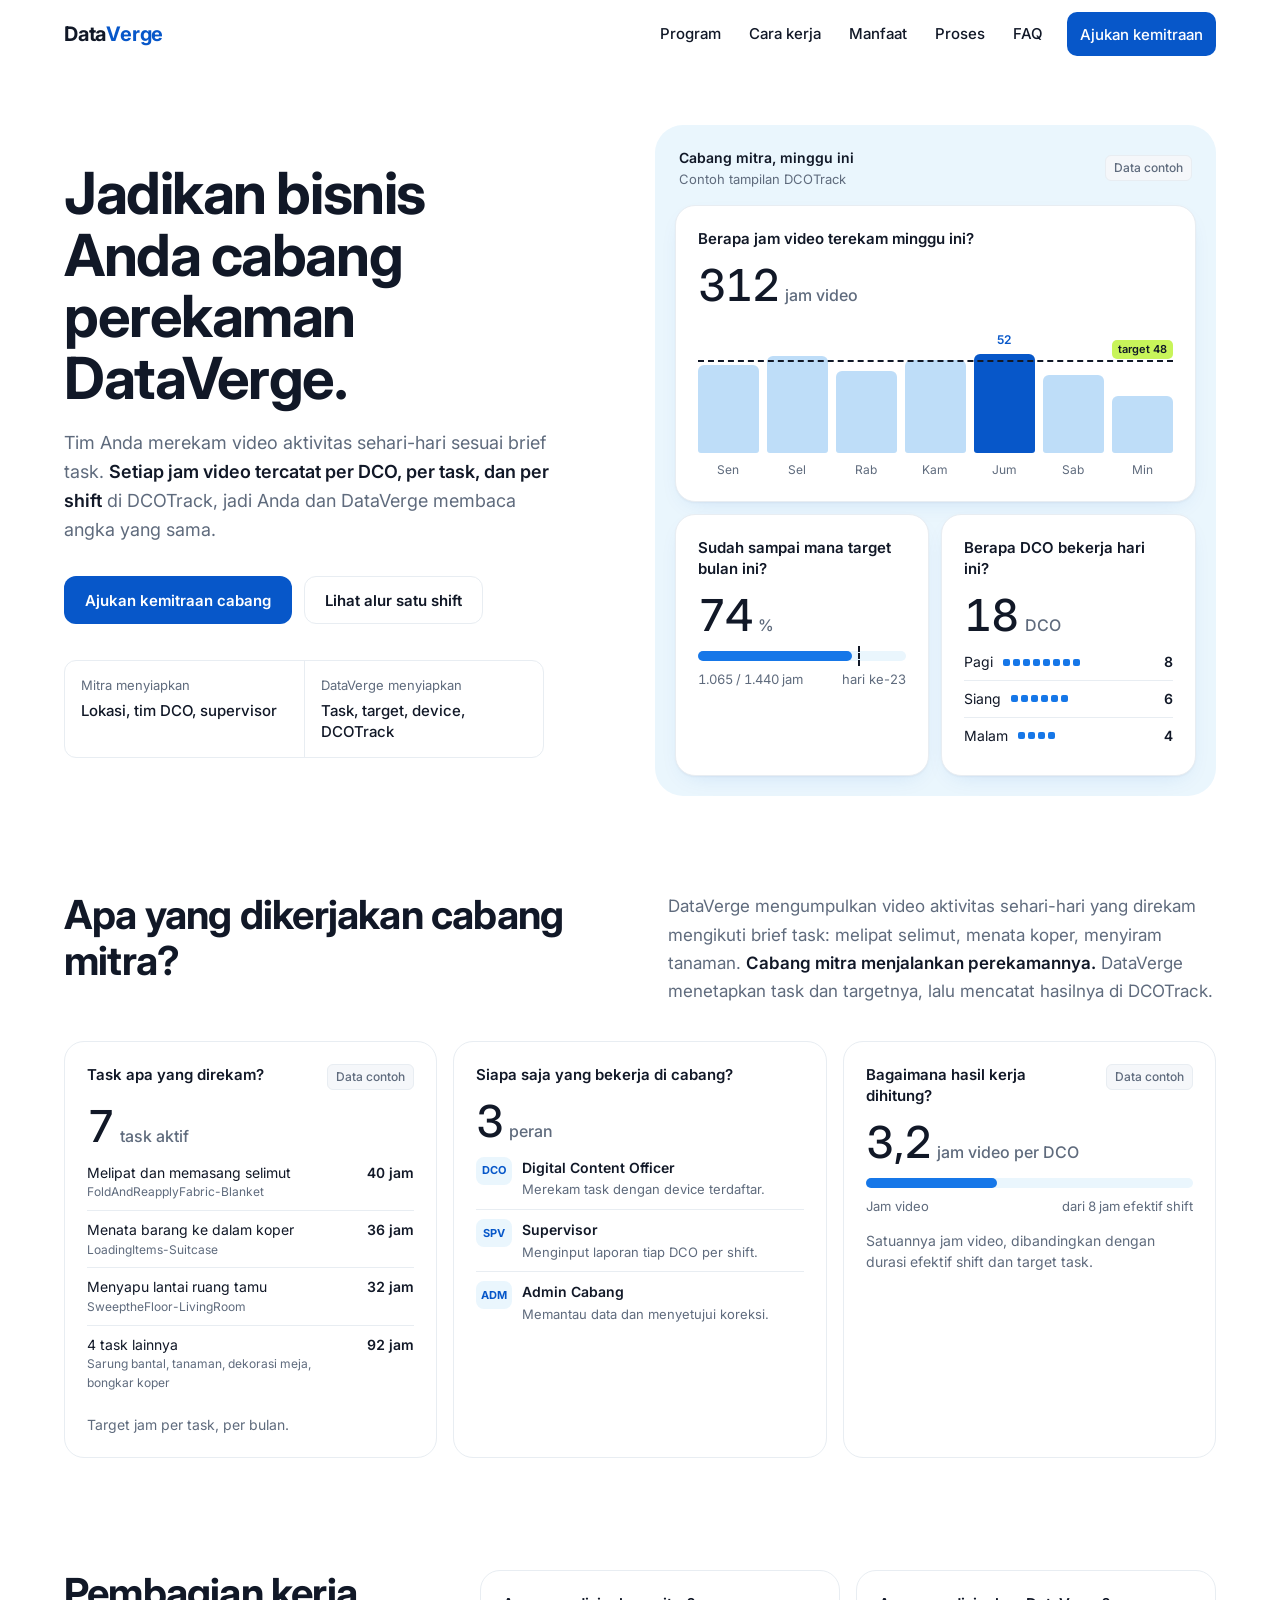
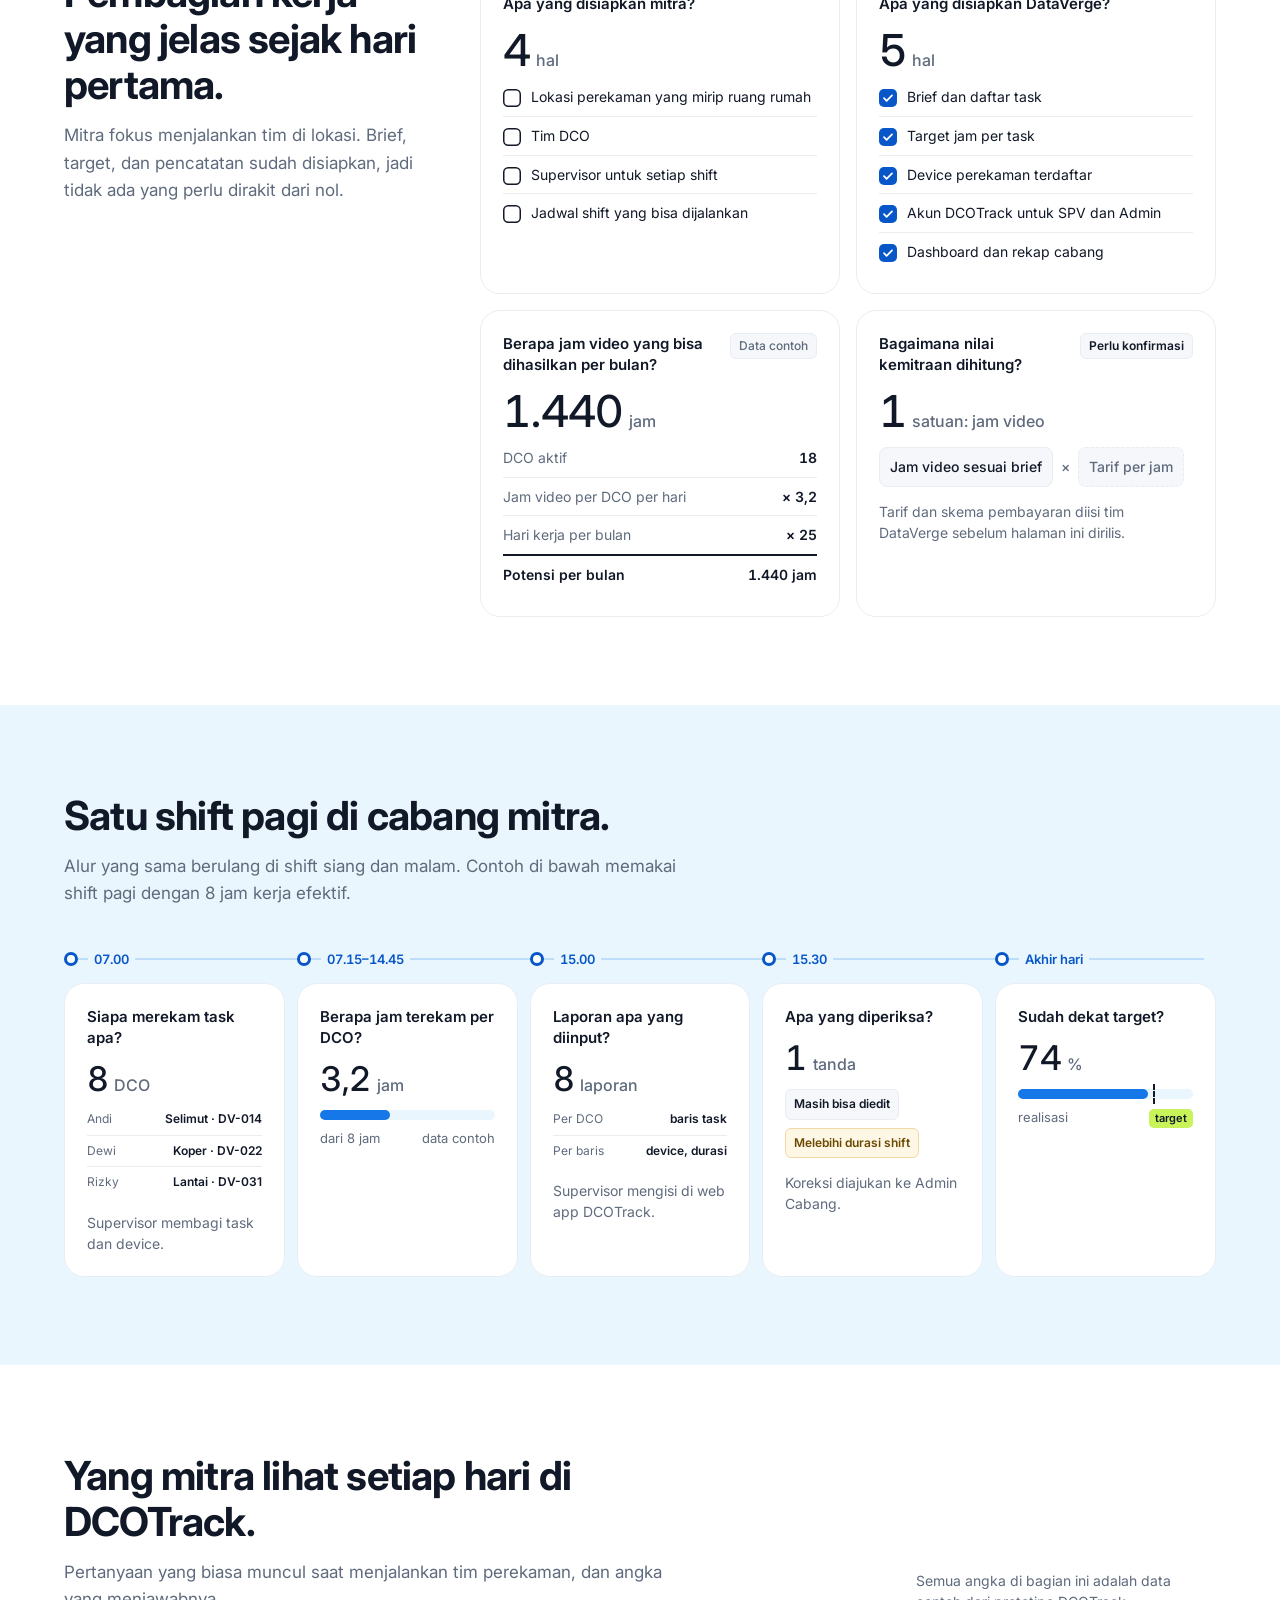
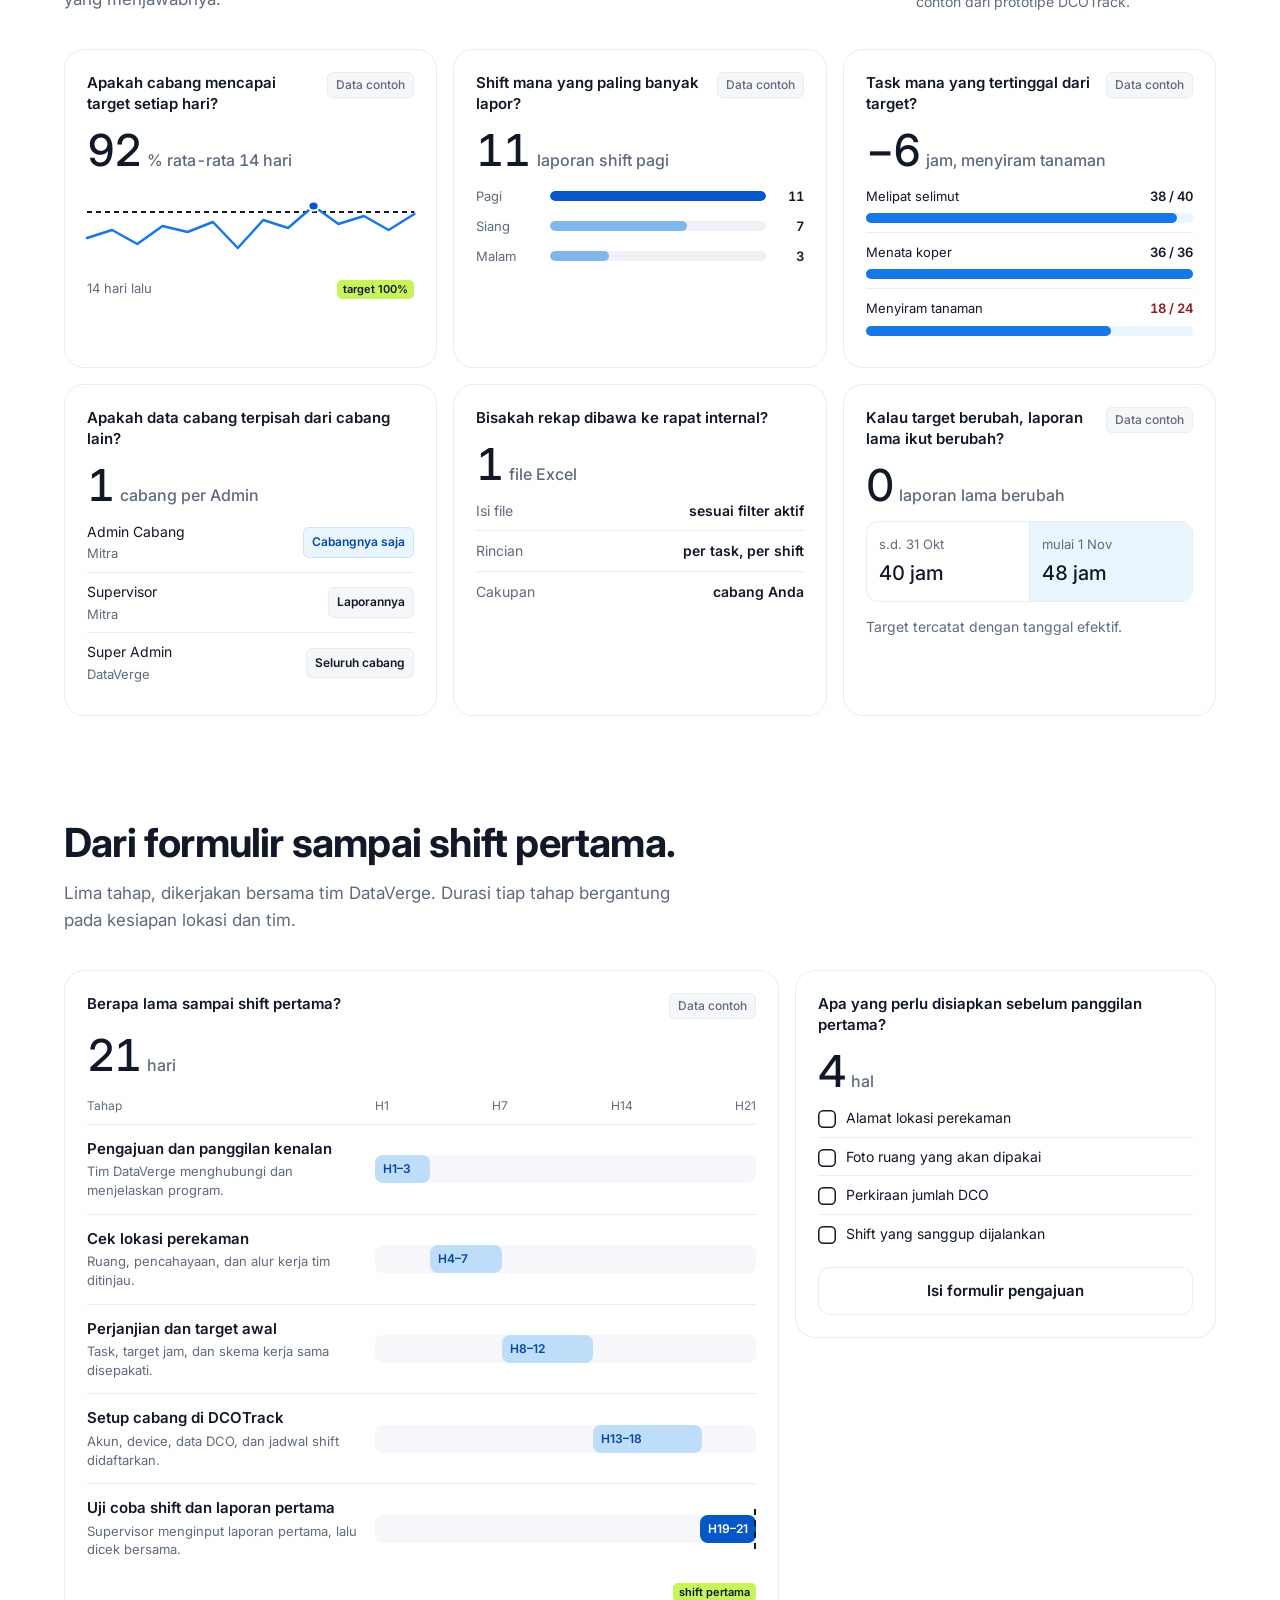
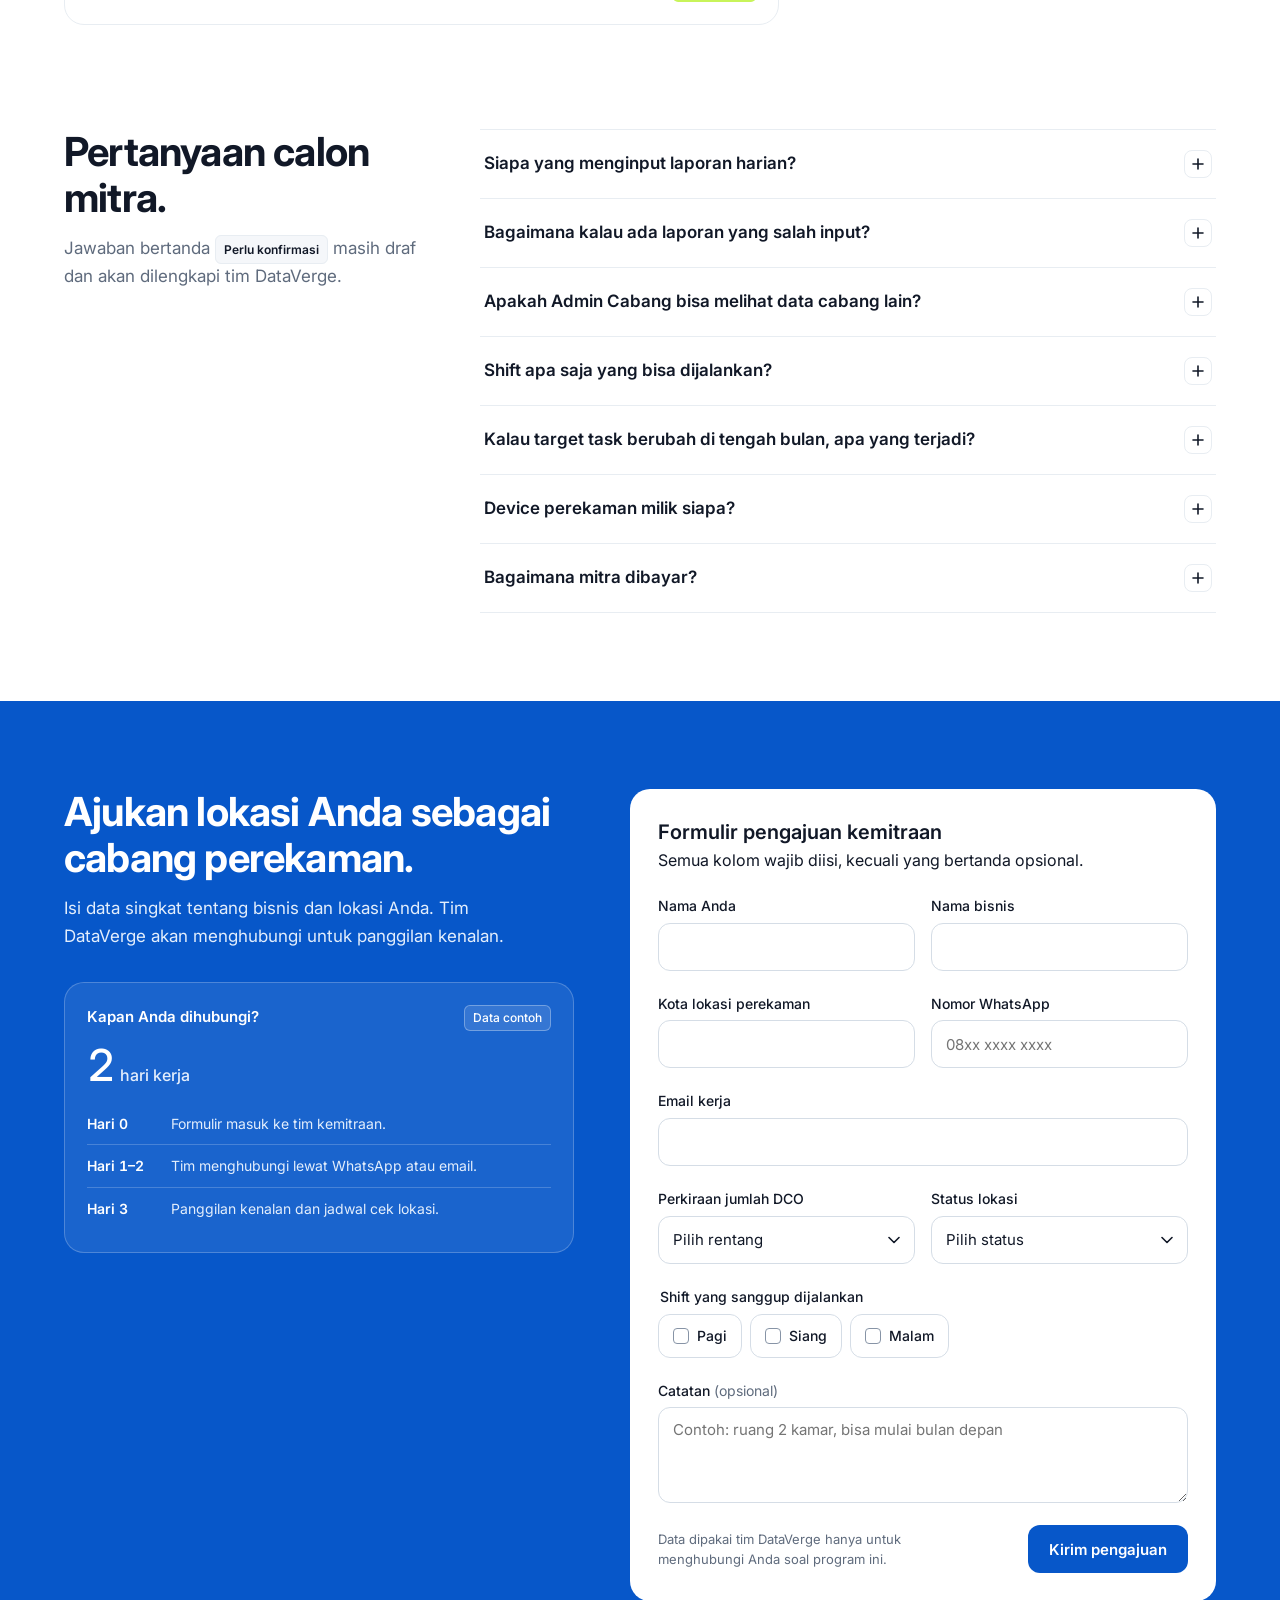
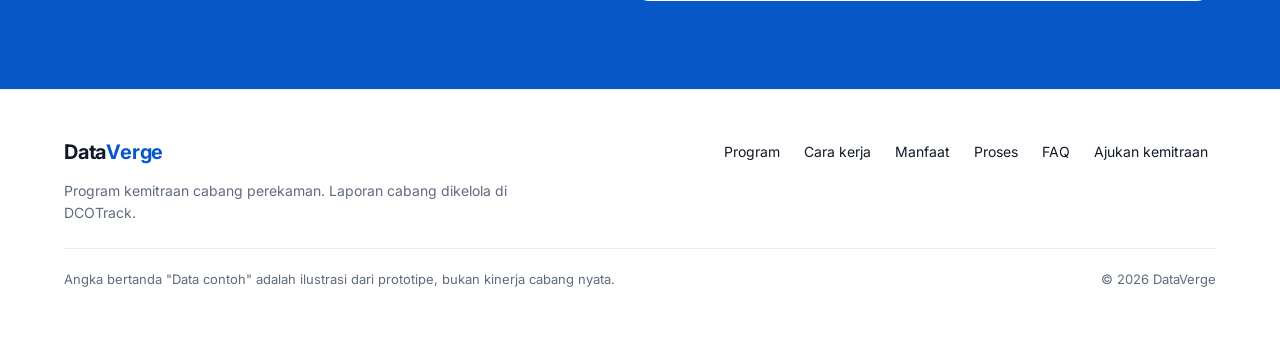
<file: dv-landing.html>
<!DOCTYPE html>
<html lang="id">
<head>
<meta charset="utf-8">
<meta name="viewport" content="width=device-width, initial-scale=1">
<title>DataVerge · Program Kemitraan Cabang Perekaman</title>
<meta name="description" content="Program kemitraan DataVerge untuk bisnis lokal yang ingin menjalankan cabang perekaman video aktivitas, dengan laporan per DCO, per task, dan per shift di DCOTrack.">
<link rel="preconnect" href="https://fonts.googleapis.com">
<link rel="preconnect" href="https://fonts.gstatic.com" crossorigin>
<link href="https://fonts.googleapis.com/css2?family=Inter:wght@400;500;600;700&display=swap" rel="stylesheet">
<style>
/* Tokens dari DESIGN.md. Teks sekunder digelapkan sedikit (#5F6B7D) agar lolos AA di Pale Blue dan Soft Surface.
   Teks/tombol biru memakai Deep Blue karena Primary Blue + teks putih hanya ~4.3:1. */
:root{
  --blue:#1677E8; --blue-deep:#0757C9; --blue-deeper:#0646A3;
  --sky:#70C5F4; --pale:#EAF6FD; --bar:#BEDDF8;
  --lime:#C8F45A;
  --ink:#111827; --text2:#5F6B7D; --border:#E8EDF2;
  --surface:#FFFFFF; --soft:#F5F7FA;
  --r-card:20px; --r-sm:12px; --r-xs:8px;
  --wrap:1200px;
  --f:'Inter',system-ui,-apple-system,'Segoe UI',sans-serif;
}
*,*::before,*::after{box-sizing:border-box}
html{-webkit-text-size-adjust:100%}
@media (prefers-reduced-motion:no-preference){html{scroll-behavior:smooth}}
body{margin:0;font-family:var(--f);color:var(--ink);background:var(--surface);font-size:16px;line-height:1.55;-webkit-font-smoothing:antialiased}
h1,h2,h3,p,ul,ol,dl,dd,figure{margin:0}
ul,ol{padding:0;list-style:none}
img,svg{display:block;max-width:100%}
a{color:var(--blue-deep)}
a[href],button,summary,select,label[for],input[type=checkbox]{cursor:pointer}
button:disabled{cursor:not-allowed}
:focus-visible{outline:3px solid var(--blue-deep);outline-offset:2px;border-radius:6px}
.sr-only{position:absolute;width:1px;height:1px;padding:0;margin:-1px;overflow:hidden;clip:rect(0,0,0,0);white-space:nowrap;border:0}
.skip{position:absolute;left:16px;top:-60px;background:var(--ink);color:#fff;padding:10px 14px;border-radius:var(--r-xs);z-index:100;text-decoration:none}
.skip:focus{top:12px}
.wrap{max-width:var(--wrap);margin:0 auto;padding:0 24px}
section[id]{scroll-margin-top:84px}
.num{font-variant-numeric:tabular-nums}

/* ---------- Header ---------- */
.site-head{position:sticky;top:0;z-index:50;background:rgba(255,255,255,.96);border-bottom:1px solid transparent;transition:border-color .2s}
.site-head.scrolled{border-bottom-color:var(--border)}
.head-row{display:flex;align-items:center;gap:24px;height:68px}
.brand{font-weight:700;font-size:20px;letter-spacing:-.01em;color:var(--ink);text-decoration:none;display:inline-flex;align-items:center;min-height:44px}
.brand span{color:var(--blue-deep)}
.nav{margin-left:auto;display:flex;align-items:center;gap:4px}
.nav a{color:var(--ink);text-decoration:none;font-size:15px;font-weight:500;padding:10px 12px;border-radius:10px;transition:background .15s}
.nav a:hover{background:var(--soft)}
.nav a:active{background:var(--border)}
.nav a.btn-primary{color:#fff;margin-left:8px}
.nav a.btn-primary:hover{background:var(--blue-deeper)}
.menu-btn{display:none;margin-left:auto;min-width:44px;min-height:44px;border:1px solid var(--border);background:#fff;border-radius:var(--r-sm);font:500 15px var(--f);color:var(--ink);padding:0 14px}
.menu-btn:hover{background:var(--soft)}

/* ---------- Buttons ---------- */
.btn{display:inline-flex;align-items:center;justify-content:center;gap:8px;min-height:48px;padding:0 20px;border-radius:var(--r-sm);font:600 15px/1 var(--f);text-decoration:none;border:1px solid transparent;transition:background .15s,border-color .15s,transform .1s}
.btn:active{transform:translateY(1px)}
.btn-primary{background:var(--blue-deep);color:#fff}
.btn-primary:hover{background:var(--blue-deeper)}
.btn-primary:disabled{background:#8EA9D3;color:#fff;transform:none}
.btn-secondary{background:#fff;color:var(--ink);border-color:var(--border)}
.btn-secondary:hover{border-color:#C9D3DE;background:var(--soft)}
.btn-sm{min-height:44px;padding:0 16px;font-size:14px}

/* ---------- Shared card ("satu pertanyaan per card") ---------- */
.q{background:var(--surface);border:1px solid var(--border);border-radius:var(--r-card);padding:22px;display:flex;flex-direction:column;gap:14px;min-width:0}
.q-head{display:flex;align-items:flex-start;justify-content:space-between;gap:12px}
.q h3{font-size:15px;font-weight:600;line-height:1.4;color:var(--ink)}
.tag{flex:none;font-size:12px;font-weight:500;line-height:1;color:var(--text2);background:var(--soft);border:1px solid var(--border);padding:6px 8px;border-radius:6px;white-space:nowrap}
.tag-strong{color:var(--ink);font-weight:600}
.big{font-size:44px;line-height:1;font-weight:500;letter-spacing:-.02em;font-variant-numeric:tabular-nums}
.big small{font-size:16px;font-weight:500;letter-spacing:0;color:var(--text2);margin-left:6px}
.q-note{font-size:14px;color:var(--text2);line-height:1.5}
.q > .btn:last-child{margin-top:auto}

/* target marker motif */
.target-chip{display:inline-block;background:var(--lime);color:var(--ink);font-size:11px;font-weight:600;line-height:1;padding:4px 6px;border-radius:5px;white-space:nowrap}

/* meter */
.meter{position:relative;height:10px;border-radius:999px;background:var(--pale)}
.meter > i{position:absolute;inset:0 auto 0 0;border-radius:999px;background:var(--blue);width:var(--v)}
.meter .tick{position:absolute;top:-5px;bottom:-5px;width:0;border-left:2px dashed var(--ink);left:var(--t)}
.meter-legend{display:flex;justify-content:space-between;gap:8px;font-size:13px;color:var(--text2);margin-top:8px}

/* bars (vertical) */
.vbars{display:grid;grid-template-columns:repeat(var(--n),1fr);gap:8px;align-items:end;height:132px;position:relative;padding-top:18px}
.vbars .b{position:relative;height:100%;display:flex;align-items:flex-end}
.vbars .b i{display:block;width:100%;height:var(--h);background:var(--bar);border-radius:6px 6px 3px 3px;transform-origin:bottom}
.vbars .b.hi i{background:var(--blue-deep)}
.vbars .b em{position:absolute;left:50%;transform:translateX(-50%);bottom:calc(var(--h) + 4px);font-style:normal;font-size:12px;font-weight:600;color:var(--blue-deep)}
.vbars .tline{position:absolute;left:0;right:0;border-top:2px dashed var(--ink);bottom:var(--t);z-index:1;pointer-events:none}
.vbars .tline .target-chip{position:absolute;right:0;top:-22px}
.vlabels{display:grid;grid-template-columns:repeat(var(--n),1fr);gap:8px;margin-top:8px;font-size:12px;color:var(--text2);text-align:center}

/* bars (horizontal) */
.hbars{display:grid;gap:10px}
.hbar{display:grid;grid-template-columns:64px 1fr 28px;align-items:center;gap:10px;font-size:13px}
.hbar span{color:var(--text2)}
.hbar b{font-weight:600;text-align:right;font-variant-numeric:tabular-nums}
.hbar .tr{height:10px;border-radius:999px;background:#EEF2F6;overflow:hidden}
.hbar .tr i{display:block;height:100%;width:var(--v);background:#7FB6EC;border-radius:999px;transform-origin:left}
.hbar.hi .tr i{background:var(--blue-deep)}

/* list rows */
.rows{display:grid;gap:0}
.rows li{display:flex;justify-content:space-between;align-items:baseline;gap:12px;padding:9px 0;border-top:1px solid var(--border);font-size:14px}
.rows li:first-child{border-top:0;padding-top:0}
.rows li span{color:var(--text2)}
.rows li b{font-weight:600;text-align:right}
.rows li .sub{display:block;font-size:12px;color:var(--text2);font-weight:400}

/* reveal for charts (only when JS on and motion allowed) */
@media (prefers-reduced-motion:no-preference){
  .js .grow .vbars .b i{transform:scaleY(0);transition:transform .7s cubic-bezier(.2,.7,.2,1)}
  .js .grow .hbar .tr i,.js .grow .meter > i{transform:scaleX(0);transform-origin:left;transition:transform .8s cubic-bezier(.2,.7,.2,1)}
  .js .grow.in .vbars .b i{transform:scaleY(1)}
  .js .grow.in .hbar .tr i,.js .grow.in .meter > i{transform:scaleX(1)}
  .js .grow .vbars .b:nth-child(2) i{transition-delay:.04s}.js .grow .vbars .b:nth-child(3) i{transition-delay:.08s}
  .js .grow .vbars .b:nth-child(4) i{transition-delay:.12s}.js .grow .vbars .b:nth-child(5) i{transition-delay:.16s}
  .js .grow .vbars .b:nth-child(6) i{transition-delay:.2s}.js .grow .vbars .b:nth-child(7) i{transition-delay:.24s}
}

/* ---------- Hero ---------- */
.hero{padding:56px 0 72px}
.hero-grid{display:grid;grid-template-columns:minmax(0,1fr) minmax(0,1.05fr);gap:56px;align-items:center}
.hero h1{font-size:clamp(36px,4.6vw,58px);line-height:1.06;font-weight:700;letter-spacing:-.025em;max-width:13ch}
.hero-lead{margin-top:20px;font-size:18px;line-height:1.6;color:var(--text2);max-width:46ch}
.hero-lead strong{color:var(--ink);font-weight:600}
.hero-cta{display:flex;flex-wrap:wrap;gap:12px;margin-top:32px}
.hero-split{margin-top:36px;display:grid;grid-template-columns:1fr 1fr;gap:0;border:1px solid var(--border);border-radius:var(--r-sm);max-width:480px}
.hero-split div{padding:14px 16px}
.hero-split div + div{border-left:1px solid var(--border)}
.hero-split dt{font-size:13px;color:var(--text2)}
.hero-split dd{font-size:15px;font-weight:500;margin-top:4px;line-height:1.45}

.panel{background:var(--pale);border-radius:28px;padding:20px}
.panel-top{display:flex;align-items:center;justify-content:space-between;gap:12px;padding:2px 4px 16px}
.panel-top p{font-size:14px;font-weight:600}
.panel-top p span{display:block;font-weight:400;color:var(--text2);font-size:13px}
.panel-grid{display:grid;grid-template-columns:1fr 1fr;gap:12px}
.panel-grid .wide{grid-column:1/-1}
.panel .q{box-shadow:0 1px 2px rgba(17,24,39,.04),0 8px 24px -12px rgba(7,87,201,.18)}
.shift-list li{display:grid;grid-template-columns:auto 1fr auto;align-items:center;gap:10px;font-size:14px;padding:7px 0;border-top:1px solid var(--border)}
.shift-list li:first-child{border-top:0;padding-top:0}
.dots{display:flex;gap:3px;flex-wrap:wrap}
.dots i{width:7px;height:7px;border-radius:2px;background:var(--blue)}
.shift-list b{font-weight:600;font-variant-numeric:tabular-nums}

/* ---------- Sections ---------- */
.sec{padding:88px 0}
.sec-head{max-width:640px;margin-bottom:36px}
.sec-head h2,.split-head h2{font-size:clamp(28px,3.2vw,40px);line-height:1.15;font-weight:700;letter-spacing:-.02em}
.sec-head p,.split-head p{margin-top:14px;color:var(--text2);font-size:17px;line-height:1.6}
.grid-3{display:grid;grid-template-columns:repeat(3,minmax(0,1fr));gap:16px}

/* program */
.program{padding-top:24px}
.prog-intro{display:grid;grid-template-columns:minmax(0,1fr) minmax(0,1fr);gap:56px;align-items:start;margin-bottom:36px}
.prog-intro p{color:var(--text2);font-size:17px;line-height:1.65}
.prog-intro p strong{color:var(--ink);font-weight:600}
.task-list li{display:flex;justify-content:space-between;align-items:baseline;gap:10px;font-size:14px;padding:8px 0;border-top:1px solid var(--border)}
.task-list li:first-child{border-top:0;padding-top:0}
.task-list span{min-width:0}
.task-list small{display:block;font-size:12px;color:var(--text2);overflow-wrap:anywhere}
.task-list b{font-weight:600;font-variant-numeric:tabular-nums;white-space:nowrap}
.roles li{display:grid;grid-template-columns:36px 1fr;gap:10px;padding:9px 0;border-top:1px solid var(--border);font-size:14px}
.roles li:first-child{border-top:0;padding-top:0}
.roles .ab{width:36px;height:28px;border-radius:8px;background:var(--pale);color:var(--blue-deep);font-size:11px;font-weight:700;display:grid;place-items:center}
.roles b{font-weight:600;display:block}
.roles span{color:var(--text2);font-size:13px}

/* value */
.value-grid{display:grid;grid-template-columns:minmax(0,.8fr) minmax(0,1.6fr);gap:48px;align-items:start}
.split-head{position:sticky;top:100px}
.value-cards{display:grid;grid-template-columns:repeat(2,minmax(0,1fr));gap:16px}
.checks li{display:grid;grid-template-columns:18px 1fr;gap:10px;align-items:start;padding:8px 0;border-top:1px solid var(--border);font-size:14px}
.checks li:first-child{border-top:0;padding-top:0}
.checks svg{margin-top:3px}
.calc{display:grid;gap:0;font-size:14px}
.calc div{display:flex;justify-content:space-between;gap:12px;padding:8px 0;border-top:1px solid var(--border)}
.calc div:first-child{border-top:0;padding-top:0}
.calc dt{color:var(--text2)}
.calc dd{font-weight:600;font-variant-numeric:tabular-nums;text-align:right}
.calc .total{border-top:2px solid var(--ink)}
.calc .total dt{color:var(--ink);font-weight:600}
.formula{display:flex;flex-wrap:wrap;align-items:center;gap:8px;font-size:14px}
.formula span{background:var(--soft);border:1px solid var(--border);border-radius:var(--r-xs);padding:8px 10px;font-weight:500}
.formula .op{background:none;border:0;padding:0;color:var(--text2)}
.formula .ph{border-style:dashed;color:var(--text2)}

/* how it works: day rail */
.band{background:var(--pale)}
.rail{display:grid;grid-template-columns:repeat(5,minmax(0,1fr));gap:12px;position:relative;counter-reset:none}
.rail::before{content:"";position:absolute;left:12px;right:12px;top:15px;height:2px;background:#BFDDF8}
.stop{position:relative;padding-top:40px;min-width:0}
.stop::before{content:"";position:absolute;top:9px;left:0;width:14px;height:14px;border-radius:50%;background:#fff;border:3px solid var(--blue-deep)}
.stop .time{position:absolute;top:6px;left:24px;font-size:13px;font-weight:600;color:var(--blue-deep);font-variant-numeric:tabular-nums;background:var(--pale);padding:0 6px}
.stop .q{height:100%}
.stop .big{font-size:34px}
.mini-rows li{display:flex;justify-content:space-between;gap:8px;font-size:12px;padding:6px 0;border-top:1px solid var(--border);color:var(--text2)}
.mini-rows li:first-child{border-top:0;padding-top:0}
.mini-rows li b{color:var(--ink);font-weight:600;overflow-wrap:anywhere;text-align:right}
.status{display:inline-flex;align-items:center;gap:6px;font-size:12px;font-weight:600;padding:5px 8px;border-radius:6px;background:var(--soft);border:1px solid var(--border);color:var(--ink)}
.status.warn{background:#FFF7E6;border-color:#F1D9A6;color:#6B4A00}
.status-stack{display:grid;gap:8px;justify-items:start}

/* benefits */
.benefit-top{display:flex;justify-content:space-between;align-items:end;gap:32px;margin-bottom:36px}
.benefit-top .sec-head{margin-bottom:0}
.benefit-top .aside{font-size:14px;color:var(--text2);max-width:300px}
.spark{width:100%;height:84px;overflow:visible}
.tasks-meter li{padding:9px 0;border-top:1px solid var(--border)}
.tasks-meter li:first-child{border-top:0;padding-top:0}
.tasks-meter .lbl{display:flex;justify-content:space-between;gap:8px;font-size:13px;margin-bottom:7px}
.tasks-meter .lbl b{font-weight:600;font-variant-numeric:tabular-nums;white-space:nowrap}
.tasks-meter .lbl .lag{color:#8A1C1C}
.access li{display:grid;grid-template-columns:1fr auto;gap:10px;align-items:center;font-size:14px;padding:8px 0;border-top:1px solid var(--border)}
.access li:first-child{border-top:0;padding-top:0}
.access span{color:var(--text2);font-size:13px}
.access .scope{font-size:12px;font-weight:600;padding:5px 8px;border-radius:6px;background:var(--soft);border:1px solid var(--border);white-space:nowrap}
.access .scope.me{background:var(--pale);border-color:#CBE5F8;color:var(--blue-deeper)}
.tl{display:grid;grid-template-columns:1fr 1fr;gap:0;border:1px solid var(--border);border-radius:var(--r-sm);overflow:hidden;font-size:13px}
.tl div{padding:12px}
.tl div + div{border-left:1px solid var(--border);background:var(--pale)}
.tl span{color:var(--text2);display:block}
.tl b{display:block;font-size:20px;font-weight:500;margin-top:4px;font-variant-numeric:tabular-nums}

/* process */
.proc-grid{display:grid;grid-template-columns:minmax(0,1.7fr) minmax(0,1fr);gap:16px;align-items:start}
.gantt{display:grid;gap:0;margin-top:6px}
.g-scale{display:grid;grid-template-columns:minmax(0,1fr) minmax(0,1.4fr);gap:16px;font-size:12px;color:var(--text2);padding-bottom:8px}
.g-scale .ticks{display:flex;justify-content:space-between}
.g-row{display:grid;grid-template-columns:minmax(0,1fr) minmax(0,1.4fr);gap:16px;align-items:center;padding:14px 0;border-top:1px solid var(--border)}
.g-row h3{font-size:15px;font-weight:600;line-height:1.35}
.g-row p{font-size:13px;color:var(--text2);margin-top:3px;line-height:1.45}
.g-track{position:relative;height:28px;border-radius:8px;background:var(--soft)}
.g-track i{position:absolute;top:0;bottom:0;left:calc((var(--s) - 1) / 21 * 100%);width:calc((var(--e) - var(--s) + 1) / 21 * 100%);background:var(--bar);border-radius:8px;display:flex;align-items:center;padding:0 8px;font-style:normal;font-size:12px;font-weight:600;color:var(--blue-deeper);white-space:nowrap;min-width:max-content}
.g-row.last .g-track i{background:var(--blue-deep);color:#fff;left:auto;right:0}
.g-row.last .g-track::after{content:"";position:absolute;right:0;top:-6px;bottom:-6px;border-right:2px dashed var(--ink)}
.g-end{display:flex;justify-content:flex-end;padding-top:10px}

/* FAQ */
.faq-grid{display:grid;grid-template-columns:minmax(0,.8fr) minmax(0,1.6fr);gap:48px;align-items:start}
.faq-list{border-top:1px solid var(--border)}
.faq-list details{border-bottom:1px solid var(--border)}
.faq-list summary{list-style:none;display:flex;justify-content:space-between;align-items:center;gap:16px;padding:20px 4px;font-size:17px;font-weight:600;line-height:1.4;min-height:44px;border-radius:8px}
.faq-list summary::-webkit-details-marker{display:none}
.faq-list summary:hover{color:var(--blue-deep)}
.faq-list summary .pm{flex:none;width:28px;height:28px;border-radius:8px;border:1px solid var(--border);display:grid;place-items:center;transition:transform .2s,background .15s}
.faq-list summary:hover .pm{background:var(--soft)}
.faq-list details[open] summary .pm{transform:rotate(45deg)}
.faq-body{padding:0 4px 22px;color:var(--text2);font-size:16px;line-height:1.65;max-width:62ch}
.faq-body .tag{margin-left:6px;vertical-align:1px}
.faq-body strong{color:var(--ink);font-weight:600}

/* CTA + form */
.cta{background:var(--blue-deep);color:#fff}
.cta :focus-visible{outline-color:#fff}
.cta .form-card :focus-visible{outline-color:var(--blue-deep)}
.cta-grid{display:grid;grid-template-columns:minmax(0,1fr) minmax(0,1.15fr);gap:56px;align-items:start}
.cta h2{font-size:clamp(28px,3.2vw,40px);line-height:1.15;font-weight:700;letter-spacing:-.02em}
.cta-lead{margin-top:14px;font-size:17px;line-height:1.6;color:#E3EEFC;max-width:44ch}
.after{margin-top:32px;background:rgba(255,255,255,.08);border:1px solid rgba(255,255,255,.22);border-radius:var(--r-card);padding:22px}
.after-head{display:flex;justify-content:space-between;align-items:flex-start;gap:12px}
.after h3{font-size:15px;font-weight:600}
.after .tag{background:rgba(255,255,255,.12);border-color:rgba(255,255,255,.3);color:#fff}
.after .big{margin:12px 0 16px}
.after .big small{color:#E3EEFC}
.after ol li{display:grid;grid-template-columns:72px 1fr;gap:12px;padding:10px 0;border-top:1px solid rgba(255,255,255,.2);font-size:14px}
.after ol li:first-child{border-top:0}
.after ol b{font-weight:600;font-variant-numeric:tabular-nums}
.after ol span{color:#E3EEFC}

.form-card{background:#fff;color:var(--ink);border-radius:var(--r-card);padding:28px}
.form-card h3{font-size:20px;font-weight:600}
.form-card > p{font-size:14px;color:var(--text2);margin-top:6px}
.fgrid{display:grid;grid-template-columns:1fr 1fr;gap:16px;margin-top:22px}
.field{display:grid;gap:6px;min-width:0}
.field.full{grid-column:1/-1}
.field label,.field legend{font-size:14px;font-weight:500}
.field .opt{font-weight:400;color:var(--text2)}
.field input[type=text],.field input[type=email],.field input[type=tel],.field select,.field textarea{width:100%;min-height:48px;border:1px solid #D5DDE6;border-radius:var(--r-sm);padding:12px 14px;font:400 15px var(--f);color:var(--ink);background:#fff;transition:border-color .15s,box-shadow .15s}
.field textarea{min-height:96px;resize:vertical}
.field select{appearance:none;background-image:url("data:image/svg+xml,%3Csvg xmlns='http://www.w3.org/2000/svg' width='12' height='8' viewBox='0 0 12 8'%3E%3Cpath d='M1 1.5l5 5 5-5' fill='none' stroke='%23111827' stroke-width='1.6' stroke-linecap='round' stroke-linejoin='round'/%3E%3C/svg%3E");background-repeat:no-repeat;background-position:right 14px center;padding-right:40px}
.field input:hover,.field select:hover,.field textarea:hover{border-color:#B7C3D0}
.field input:focus,.field select:focus,.field textarea:focus{outline:none;border-color:var(--blue-deep);box-shadow:0 0 0 3px rgba(7,87,201,.2)}
.field [aria-invalid=true]{border-color:#B42318}
.field .err{font-size:13px;color:#B42318;min-height:0}
.field .hint{font-size:13px;color:var(--text2)}
fieldset.field{border:0;padding:0;margin:0}
.chips{display:flex;flex-wrap:wrap;gap:8px;margin-top:6px}
.chip{position:relative}
.chip input{position:absolute;opacity:0;width:1px;height:1px}
.chip label{display:inline-flex;align-items:center;gap:8px;min-height:44px;padding:0 14px;border:1px solid #D5DDE6;border-radius:var(--r-sm);font-size:14px;font-weight:500;transition:background .15s,border-color .15s}
.chip label:hover{background:var(--soft)}
.chip label::before{content:"";width:16px;height:16px;border-radius:4px;border:1.5px solid #8794A6;background:#fff;flex:none}
.chip input:checked + label{border-color:var(--blue-deep);background:var(--pale)}
.chip input:checked + label::before{background:var(--blue-deep) url("data:image/svg+xml,%3Csvg xmlns='http://www.w3.org/2000/svg' width='10' height='8' viewBox='0 0 10 8'%3E%3Cpath d='M1 4l2.6 2.6L9 1' fill='none' stroke='%23fff' stroke-width='1.8' stroke-linecap='round' stroke-linejoin='round'/%3E%3C/svg%3E") center no-repeat;border-color:var(--blue-deep)}
.chip input:focus-visible + label{outline:3px solid var(--blue-deep);outline-offset:2px}
.form-foot{display:flex;flex-wrap:wrap;align-items:center;justify-content:space-between;gap:12px;margin-top:22px}
.form-foot p{font-size:13px;color:var(--text2);max-width:34ch}
.alert{display:none;margin-top:16px;padding:12px 14px;border-radius:var(--r-sm);font-size:14px;line-height:1.5}
.alert.show{display:block}
.alert.error{background:#FEF3F2;border:1px solid #F5C2BD;color:#7A1C14}
.spinner{width:16px;height:16px;border-radius:50%;border:2px solid rgba(255,255,255,.45);border-top-color:#fff;display:none}
.is-loading .spinner{display:inline-block;animation:spin .8s linear infinite}
@keyframes spin{to{transform:rotate(360deg)}}
@media (prefers-reduced-motion:reduce){.is-loading .spinner{animation:none}}
.success{display:none}
.success.show{display:block}
.success h3{font-size:20px;font-weight:600;margin-top:12px}
.success p{font-size:15px;color:var(--text2);margin-top:8px;line-height:1.6}
.success dl{margin-top:18px}
.success .proto{margin-top:16px;font-size:13px;padding:10px 12px;border-radius:var(--r-xs);background:var(--soft);border:1px solid var(--border);color:var(--text2)}
.success .btn{margin-top:20px}

/* footer */
.foot{padding:40px 0 48px;border-top:1px solid var(--border)}
.foot-row{display:flex;flex-wrap:wrap;justify-content:space-between;gap:24px;align-items:flex-start}
.foot p{font-size:14px;color:var(--text2);margin-top:6px;max-width:52ch}
.foot nav ul{display:flex;flex-wrap:wrap;gap:4px 8px}
.foot nav a{display:inline-flex;align-items:center;min-height:44px;padding:0 8px;font-size:14px;color:var(--ink);text-decoration:none;border-radius:8px}
.foot nav a:hover{background:var(--soft)}
.foot-note{margin-top:24px;padding-top:20px;border-top:1px solid var(--border);display:flex;flex-wrap:wrap;justify-content:space-between;gap:12px;font-size:13px;color:var(--text2)}

/* ---------- Responsive ---------- */
@media (max-width:1080px){
  .rail{grid-template-columns:repeat(3,minmax(0,1fr));row-gap:16px}
  .rail::before{display:none}
  .stop{padding-top:34px}
  .stop::before{top:6px}
  .stop .time{top:3px}
}
@media (max-width:960px){
  .hero-grid,.prog-intro,.value-grid,.faq-grid,.cta-grid,.proc-grid{grid-template-columns:1fr;gap:32px}
  .split-head{position:static}
  .grid-3{grid-template-columns:repeat(2,minmax(0,1fr))}
  .benefit-top{flex-direction:column;align-items:flex-start;gap:12px}
  .hero{padding:32px 0 56px}
  .hero h1{max-width:16ch}
}
@media (max-width:860px){
  .menu-btn{display:inline-flex;align-items:center}
  .nav{display:none;position:absolute;top:68px;left:0;right:0;flex-direction:column;align-items:stretch;gap:0;background:#fff;border-bottom:1px solid var(--border);padding:8px 16px 16px}
  .nav.open{display:flex}
  .nav a{padding:14px 12px;font-size:16px}
  .nav .btn{margin-top:8px}
  .site-head .head-cta{display:none}
}
@media (max-width:640px){
  .wrap{padding:0 18px}
  .sec{padding:64px 0}
  .grid-3,.value-cards,.panel-grid{grid-template-columns:1fr}
  .rail{grid-template-columns:1fr;row-gap:24px}
  .form-foot .btn{width:100%}
  .rail::before{display:block;left:6px;right:auto;top:12px;bottom:12px;width:2px;height:auto}
  .stop{padding:0 0 0 30px}
  .stop::before{top:4px}
  .stop .time{position:static;display:inline-block;padding:0 0 8px;background:none}
  .stop .q{height:auto}
  .panel{padding:14px;border-radius:22px}
  .big{font-size:38px}
  .fgrid{grid-template-columns:1fr}
  .form-card{padding:20px}
  .hero-split{grid-template-columns:1fr}
  .hero-split div + div{border-left:0;border-top:1px solid var(--border)}
  .g-row,.g-scale{grid-template-columns:1fr;gap:10px}
  .g-scale .lbl{display:none}
  .g-scale{order:0}
  .after ol li{grid-template-columns:64px 1fr}
  .hero-cta .btn{flex:1 1 100%}
}
</style>
</head>
<body>
<a class="skip" href="#main">Langsung ke konten</a>

<header class="site-head" id="top">
  <div class="wrap head-row">
    <a class="brand" href="#top" aria-label="DataVerge, kembali ke atas">Data<span>Verge</span></a>
    <button class="menu-btn" type="button" aria-expanded="false" aria-controls="nav">Menu</button>
    <nav class="nav" id="nav" aria-label="Navigasi utama">
      <a href="#program">Program</a>
      <a href="#cara-kerja">Cara kerja</a>
      <a href="#manfaat">Manfaat</a>
      <a href="#proses">Proses</a>
      <a href="#faq">FAQ</a>
      <a class="btn btn-primary btn-sm" href="#daftar">Ajukan kemitraan</a>
    </nav>
  </div>
</header>

<main id="main">

<!-- ============ HERO ============ -->
<section class="hero" aria-labelledby="hero-title">
  <div class="wrap hero-grid">
    <div>
      <h1 id="hero-title">Jadikan bisnis Anda cabang perekaman DataVerge.</h1>
      <p class="hero-lead">Tim Anda merekam video aktivitas sehari-hari sesuai brief task. <strong>Setiap jam video tercatat per DCO, per task, dan per shift</strong> di DCOTrack, jadi Anda dan DataVerge membaca angka yang sama.</p>
      <div class="hero-cta">
        <a class="btn btn-primary" href="#daftar">Ajukan kemitraan cabang</a>
        <a class="btn btn-secondary" href="#cara-kerja">Lihat alur satu shift</a>
      </div>
      <dl class="hero-split">
        <div><dt>Mitra menyiapkan</dt><dd>Lokasi, tim DCO, supervisor</dd></div>
        <div><dt>DataVerge menyiapkan</dt><dd>Task, target, device, DCOTrack</dd></div>
      </dl>
    </div>

    <div class="panel grow" aria-label="Contoh tampilan dashboard cabang mitra di DCOTrack">
      <div class="panel-top">
        <p>Cabang mitra, minggu ini<span>Contoh tampilan DCOTrack</span></p>
        <span class="tag">Data contoh</span>
      </div>
      <div class="panel-grid">
        <article class="q wide">
          <div class="q-head"><h3>Berapa jam video terekam minggu ini?</h3></div>
          <p class="big num">312<small>jam video</small></p>
          <div class="q-vis">
            <div class="vbars" style="--n:7" role="img" aria-label="Jam video per hari. Senin 46, Selasa 51, Rabu 43, Kamis 49, Jumat 52 tertinggi, Sabtu 41, Minggu 30. Target harian 48 jam.">
              <div class="tline" style="--t:calc(48 / 60 * (100% - 18px))"><span class="target-chip">target 48</span></div>
              <div class="b" style="--h:calc(46/60*100%)"><i></i></div>
              <div class="b" style="--h:calc(51/60*100%)"><i></i></div>
              <div class="b" style="--h:calc(43/60*100%)"><i></i></div>
              <div class="b" style="--h:calc(49/60*100%)"><i></i></div>
              <div class="b hi" style="--h:calc(52/60*100%)"><i></i><em>52</em></div>
              <div class="b" style="--h:calc(41/60*100%)"><i></i></div>
              <div class="b" style="--h:calc(30/60*100%)"><i></i></div>
            </div>
            <div class="vlabels" style="--n:7" aria-hidden="true"><span>Sen</span><span>Sel</span><span>Rab</span><span>Kam</span><span>Jum</span><span>Sab</span><span>Min</span></div>
          </div>
        </article>
        <article class="q">
          <div class="q-head"><h3>Sudah sampai mana target bulan ini?</h3></div>
          <p class="big num">74<small>%</small></p>
          <div class="q-vis">
            <div class="meter" style="--v:74%;--t:77%" role="img" aria-label="Realisasi 1.065 dari target 1.440 jam, 74 persen. Penanda target berjalan di 77 persen."><i></i><span class="tick"></span></div>
            <div class="meter-legend"><span class="num">1.065 / 1.440 jam</span><span>hari ke-23</span></div>
          </div>
        </article>
        <article class="q">
          <div class="q-head"><h3>Berapa DCO bekerja hari ini?</h3></div>
          <p class="big num">18<small>DCO</small></p>
          <ul class="shift-list q-vis">
            <li><span>Pagi</span><span class="dots" aria-hidden="true"><i></i><i></i><i></i><i></i><i></i><i></i><i></i><i></i></span><b>8</b></li>
            <li><span>Siang</span><span class="dots" aria-hidden="true"><i></i><i></i><i></i><i></i><i></i><i></i></span><b>6</b></li>
            <li><span>Malam</span><span class="dots" aria-hidden="true"><i></i><i></i><i></i><i></i></span><b>4</b></li>
          </ul>
        </article>
      </div>
    </div>
  </div>
</section>

<!-- ============ PROGRAM (brand intro) ============ -->
<section class="sec program" id="program" aria-labelledby="program-title">
  <div class="wrap">
    <div class="prog-intro">
      <div class="sec-head" style="margin-bottom:0">
        <h2 id="program-title">Apa yang dikerjakan cabang mitra?</h2>
      </div>
      <p>DataVerge mengumpulkan video aktivitas sehari-hari yang direkam mengikuti brief task: melipat selimut, menata koper, menyiram tanaman. <strong>Cabang mitra menjalankan perekamannya.</strong> DataVerge menetapkan task dan targetnya, lalu mencatat hasilnya di DCOTrack.</p>
    </div>

    <div class="grid-3 grow">
      <article class="q">
        <div class="q-head"><h3>Task apa yang direkam?</h3><span class="tag">Data contoh</span></div>
        <p class="big num">7<small>task aktif</small></p>
        <ul class="task-list q-vis">
          <li><span>Melipat dan memasang selimut<small>FoldAndReapplyFabric-Blanket</small></span><b>40 jam</b></li>
          <li><span>Menata barang ke dalam koper<small>LoadingItems-Suitcase</small></span><b>36 jam</b></li>
          <li><span>Menyapu lantai ruang tamu<small>SweeptheFloor-LivingRoom</small></span><b>32 jam</b></li>
          <li><span>4 task lainnya<small>Sarung bantal, tanaman, dekorasi meja, bongkar koper</small></span><b>92 jam</b></li>
        </ul>
        <p class="q-note">Target jam per task, per bulan.</p>
      </article>

      <article class="q">
        <div class="q-head"><h3>Siapa saja yang bekerja di cabang?</h3></div>
        <p class="big num">3<small>peran</small></p>
        <ul class="roles q-vis">
          <li><span class="ab" aria-hidden="true">DCO</span><div><b>Digital Content Officer</b><span>Merekam task dengan device terdaftar.</span></div></li>
          <li><span class="ab" aria-hidden="true">SPV</span><div><b>Supervisor</b><span>Menginput laporan tiap DCO per shift.</span></div></li>
          <li><span class="ab" aria-hidden="true">ADM</span><div><b>Admin Cabang</b><span>Memantau data dan menyetujui koreksi.</span></div></li>
        </ul>
      </article>

      <article class="q">
        <div class="q-head"><h3>Bagaimana hasil kerja dihitung?</h3><span class="tag">Data contoh</span></div>
        <p class="big num">3,2<small>jam video per DCO</small></p>
        <div class="q-vis">
          <div class="meter" style="--v:40%;--t:40%" role="img" aria-label="3,2 jam video dari durasi efektif shift 8 jam."><i></i></div>
          <div class="meter-legend"><span>Jam video</span><span class="num">dari 8 jam efektif shift</span></div>
        </div>
        <p class="q-note">Satuannya jam video, dibandingkan dengan durasi efektif shift dan target task.</p>
      </article>
    </div>
  </div>
</section>

<!-- ============ VALUE ============ -->
<section class="sec" id="nilai" aria-labelledby="nilai-title" style="padding-top:24px">
  <div class="wrap value-grid">
    <div class="split-head">
      <h2 id="nilai-title">Pembagian kerja yang jelas sejak hari pertama.</h2>
      <p>Mitra fokus menjalankan tim di lokasi. Brief, target, dan pencatatan sudah disiapkan, jadi tidak ada yang perlu dirakit dari nol.</p>
    </div>
    <div class="value-cards grow">
      <article class="q">
        <div class="q-head"><h3>Apa yang disiapkan mitra?</h3></div>
        <p class="big num">4<small>hal</small></p>
        <ul class="checks q-vis">
          <li><svg width="18" height="18" viewBox="0 0 18 18" aria-hidden="true"><rect x=".75" y=".75" width="16.5" height="16.5" rx="4.5" fill="none" stroke="#111827" stroke-width="1.5"/></svg><span>Lokasi perekaman yang mirip ruang rumah</span></li>
          <li><svg width="18" height="18" viewBox="0 0 18 18" aria-hidden="true"><rect x=".75" y=".75" width="16.5" height="16.5" rx="4.5" fill="none" stroke="#111827" stroke-width="1.5"/></svg><span>Tim DCO</span></li>
          <li><svg width="18" height="18" viewBox="0 0 18 18" aria-hidden="true"><rect x=".75" y=".75" width="16.5" height="16.5" rx="4.5" fill="none" stroke="#111827" stroke-width="1.5"/></svg><span>Supervisor untuk setiap shift</span></li>
          <li><svg width="18" height="18" viewBox="0 0 18 18" aria-hidden="true"><rect x=".75" y=".75" width="16.5" height="16.5" rx="4.5" fill="none" stroke="#111827" stroke-width="1.5"/></svg><span>Jadwal shift yang bisa dijalankan</span></li>
        </ul>
      </article>
      <article class="q">
        <div class="q-head"><h3>Apa yang disiapkan DataVerge?</h3></div>
        <p class="big num">5<small>hal</small></p>
        <ul class="checks q-vis">
          <li><svg width="18" height="18" viewBox="0 0 18 18" aria-hidden="true"><rect width="18" height="18" rx="5" fill="#0757C9"/><path d="M5 9.2l2.6 2.6L13 6.4" fill="none" stroke="#fff" stroke-width="1.8" stroke-linecap="round" stroke-linejoin="round"/></svg><span>Brief dan daftar task</span></li>
          <li><svg width="18" height="18" viewBox="0 0 18 18" aria-hidden="true"><rect width="18" height="18" rx="5" fill="#0757C9"/><path d="M5 9.2l2.6 2.6L13 6.4" fill="none" stroke="#fff" stroke-width="1.8" stroke-linecap="round" stroke-linejoin="round"/></svg><span>Target jam per task</span></li>
          <li><svg width="18" height="18" viewBox="0 0 18 18" aria-hidden="true"><rect width="18" height="18" rx="5" fill="#0757C9"/><path d="M5 9.2l2.6 2.6L13 6.4" fill="none" stroke="#fff" stroke-width="1.8" stroke-linecap="round" stroke-linejoin="round"/></svg><span>Device perekaman terdaftar</span></li>
          <li><svg width="18" height="18" viewBox="0 0 18 18" aria-hidden="true"><rect width="18" height="18" rx="5" fill="#0757C9"/><path d="M5 9.2l2.6 2.6L13 6.4" fill="none" stroke="#fff" stroke-width="1.8" stroke-linecap="round" stroke-linejoin="round"/></svg><span>Akun DCOTrack untuk SPV dan Admin</span></li>
          <li><svg width="18" height="18" viewBox="0 0 18 18" aria-hidden="true"><rect width="18" height="18" rx="5" fill="#0757C9"/><path d="M5 9.2l2.6 2.6L13 6.4" fill="none" stroke="#fff" stroke-width="1.8" stroke-linecap="round" stroke-linejoin="round"/></svg><span>Dashboard dan rekap cabang</span></li>
        </ul>
      </article>
      <article class="q">
        <div class="q-head"><h3>Berapa jam video yang bisa dihasilkan per bulan?</h3><span class="tag">Data contoh</span></div>
        <p class="big num">1.440<small>jam</small></p>
        <dl class="calc q-vis">
          <div><dt>DCO aktif</dt><dd>18</dd></div>
          <div><dt>Jam video per DCO per hari</dt><dd>× 3,2</dd></div>
          <div><dt>Hari kerja per bulan</dt><dd>× 25</dd></div>
          <div class="total"><dt>Potensi per bulan</dt><dd>1.440 jam</dd></div>
        </dl>
      </article>
      <article class="q">
        <div class="q-head"><h3>Bagaimana nilai kemitraan dihitung?</h3><span class="tag tag-strong">Perlu konfirmasi</span></div>
        <p class="big num">1<small>satuan: jam video</small></p>
        <div class="formula q-vis" role="img" aria-label="Jam video tercatat sesuai brief, dikali tarif per jam yang ditetapkan di perjanjian.">
          <span>Jam video sesuai brief</span><span class="op" aria-hidden="true">×</span><span class="ph">Tarif per jam</span>
        </div>
        <p class="q-note">Tarif dan skema pembayaran diisi tim DataVerge sebelum halaman ini dirilis.</p>
      </article>
    </div>
  </div>
</section>

<!-- ============ HOW IT WORKS ============ -->
<section class="sec band" id="cara-kerja" aria-labelledby="cara-title">
  <div class="wrap">
    <div class="sec-head">
      <h2 id="cara-title">Satu shift pagi di cabang mitra.</h2>
      <p>Alur yang sama berulang di shift siang dan malam. Contoh di bawah memakai shift pagi dengan 8 jam kerja efektif.</p>
    </div>
    <ol class="rail grow">
      <li class="stop">
        <span class="time">07.00</span>
        <article class="q">
          <div class="q-head"><h3>Siapa merekam task apa?</h3></div>
          <p class="big num">8<small>DCO</small></p>
          <ul class="mini-rows q-vis" aria-label="Contoh pembagian task">
            <li><span>Andi</span><b>Selimut · DV-014</b></li>
            <li><span>Dewi</span><b>Koper · DV-022</b></li>
            <li><span>Rizky</span><b>Lantai · DV-031</b></li>
          </ul>
          <p class="q-note">Supervisor membagi task dan device.</p>
        </article>
      </li>
      <li class="stop">
        <span class="time">07.15–14.45</span>
        <article class="q">
          <div class="q-head"><h3>Berapa jam terekam per DCO?</h3></div>
          <p class="big num">3,2<small>jam</small></p>
          <div class="q-vis">
            <div class="meter" style="--v:40%;--t:40%" role="img" aria-label="3,2 dari 8 jam efektif"><i></i></div>
            <div class="meter-legend"><span>dari 8 jam</span><span>data contoh</span></div>
          </div>
        </article>
      </li>
      <li class="stop">
        <span class="time">15.00</span>
        <article class="q">
          <div class="q-head"><h3>Laporan apa yang diinput?</h3></div>
          <p class="big num">8<small>laporan</small></p>
          <ul class="mini-rows q-vis">
            <li><span>Per DCO</span><b>baris task</b></li>
            <li><span>Per baris</span><b>device, durasi</b></li>
          </ul>
          <p class="q-note">Supervisor mengisi di web app DCOTrack.</p>
        </article>
      </li>
      <li class="stop">
        <span class="time">15.30</span>
        <article class="q">
          <div class="q-head"><h3>Apa yang diperiksa?</h3></div>
          <p class="big num">1<small>tanda</small></p>
          <div class="status-stack q-vis">
            <span class="status">Masih bisa diedit</span>
            <span class="status warn">Melebihi durasi shift</span>
          </div>
          <p class="q-note">Koreksi diajukan ke Admin Cabang.</p>
        </article>
      </li>
      <li class="stop">
        <span class="time">Akhir hari</span>
        <article class="q">
          <div class="q-head"><h3>Sudah dekat target?</h3></div>
          <p class="big num">74<small>%</small></p>
          <div class="q-vis">
            <div class="meter" style="--v:74%;--t:77%" role="img" aria-label="74 persen, penanda target berjalan 77 persen"><i></i><span class="tick"></span></div>
            <div class="meter-legend"><span>realisasi</span><span><span class="target-chip">target</span></span></div>
          </div>
        </article>
      </li>
    </ol>
  </div>
</section>

<!-- ============ BENEFITS ============ -->
<section class="sec" id="manfaat" aria-labelledby="manfaat-title">
  <div class="wrap">
    <div class="benefit-top">
      <div class="sec-head">
        <h2 id="manfaat-title">Yang mitra lihat setiap hari di DCOTrack.</h2>
        <p>Pertanyaan yang biasa muncul saat menjalankan tim perekaman, dan angka yang menjawabnya.</p>
      </div>
      <p class="aside">Semua angka di bagian ini adalah data contoh dari prototipe DCOTrack.</p>
    </div>

    <div class="grid-3 grow">
      <article class="q">
        <div class="q-head"><h3>Apakah cabang mencapai target setiap hari?</h3><span class="tag">Data contoh</span></div>
        <p class="big num">92<small>% rata-rata 14 hari</small></p>
        <div class="q-vis">
          <svg class="spark" viewBox="0 0 280 84" preserveAspectRatio="none" role="img" aria-label="Pencapaian target harian 14 hari terakhir, antara 78 dan 108 persen, rata-rata 92 persen.">
            <line x1="0" y1="26" x2="280" y2="26" stroke="#111827" stroke-width="2" stroke-dasharray="5 4" vector-effect="non-scaling-stroke"/>
            <polyline fill="none" stroke="#1677E8" stroke-width="2.5" stroke-linejoin="round" stroke-linecap="round" vector-effect="non-scaling-stroke"
              points="0,52 21.5,44 43,58 64.6,40 86,46 107.7,36 129,62 150.8,34 172,42 193.8,20 215,38 236.9,30 258,44 280,28"/>
            <circle cx="193.8" cy="20" r="4.5" fill="#0757C9" stroke="#fff" stroke-width="2"/>
          </svg>
          <div class="meter-legend"><span>14 hari lalu</span><span><span class="target-chip">target 100%</span></span></div>
        </div>
      </article>

      <article class="q">
        <div class="q-head"><h3>Shift mana yang paling banyak lapor?</h3><span class="tag">Data contoh</span></div>
        <p class="big num">11<small>laporan shift pagi</small></p>
        <div class="hbars q-vis" role="img" aria-label="Laporan per shift: Pagi 11, Siang 7, Malam 3.">
          <div class="hbar hi"><span>Pagi</span><div class="tr"><i style="--v:100%"></i></div><b>11</b></div>
          <div class="hbar"><span>Siang</span><div class="tr"><i style="--v:63.6%"></i></div><b>7</b></div>
          <div class="hbar"><span>Malam</span><div class="tr"><i style="--v:27.3%"></i></div><b>3</b></div>
        </div>
      </article>

      <article class="q">
        <div class="q-head"><h3>Task mana yang tertinggal dari target?</h3><span class="tag">Data contoh</span></div>
        <p class="big num">−6<small>jam, menyiram tanaman</small></p>
        <ul class="tasks-meter q-vis">
          <li><div class="lbl"><span>Melipat selimut</span><b>38 / 40</b></div><div class="meter" style="--v:95%;--t:100%"><i></i></div></li>
          <li><div class="lbl"><span>Menata koper</span><b>36 / 36</b></div><div class="meter" style="--v:100%;--t:100%"><i></i></div></li>
          <li><div class="lbl"><span>Menyiram tanaman</span><b class="lag">18 / 24</b></div><div class="meter" style="--v:75%;--t:100%"><i></i></div></li>
        </ul>
      </article>

      <article class="q">
        <div class="q-head"><h3>Apakah data cabang terpisah dari cabang lain?</h3></div>
        <p class="big num">1<small>cabang per Admin</small></p>
        <ul class="access q-vis">
          <li><div>Admin Cabang<br><span>Mitra</span></div><b class="scope me">Cabangnya saja</b></li>
          <li><div>Supervisor<br><span>Mitra</span></div><b class="scope">Laporannya</b></li>
          <li><div>Super Admin<br><span>DataVerge</span></div><b class="scope">Seluruh cabang</b></li>
        </ul>
      </article>

      <article class="q">
        <div class="q-head"><h3>Bisakah rekap dibawa ke rapat internal?</h3></div>
        <p class="big num">1<small>file Excel</small></p>
        <ul class="rows q-vis">
          <li><span>Isi file</span><b>sesuai filter aktif</b></li>
          <li><span>Rincian</span><b>per task, per shift</b></li>
          <li><span>Cakupan</span><b>cabang Anda</b></li>
        </ul>
      </article>

      <article class="q">
        <div class="q-head"><h3>Kalau target berubah, laporan lama ikut berubah?</h3><span class="tag">Data contoh</span></div>
        <p class="big num">0<small>laporan lama berubah</small></p>
        <div class="tl q-vis">
          <div><span>s.d. 31 Okt</span><b>40 jam</b></div>
          <div><span>mulai 1 Nov</span><b>48 jam</b></div>
        </div>
        <p class="q-note">Target tercatat dengan tanggal efektif.</p>
      </article>
    </div>
  </div>
</section>

<!-- ============ PROCESS ============ -->
<section class="sec" id="proses" aria-labelledby="proses-title" style="padding-top:16px">
  <div class="wrap">
    <div class="sec-head">
      <h2 id="proses-title">Dari formulir sampai shift pertama.</h2>
      <p>Lima tahap, dikerjakan bersama tim DataVerge. Durasi tiap tahap bergantung pada kesiapan lokasi dan tim.</p>
    </div>
    <div class="proc-grid">
      <article class="q grow">
        <div class="q-head"><h3>Berapa lama sampai shift pertama?</h3><span class="tag">Data contoh</span></div>
        <p class="big num">21<small>hari</small></p>
        <div class="gantt">
          <div class="g-scale" aria-hidden="true"><span class="lbl">Tahap</span><div class="ticks"><span>H1</span><span>H7</span><span>H14</span><span>H21</span></div></div>
          <div class="g-row">
            <div><h3>Pengajuan dan panggilan kenalan</h3><p>Tim DataVerge menghubungi dan menjelaskan program.</p></div>
            <div class="g-track"><i style="--s:1;--e:3">H1–3</i></div>
          </div>
          <div class="g-row">
            <div><h3>Cek lokasi perekaman</h3><p>Ruang, pencahayaan, dan alur kerja tim ditinjau.</p></div>
            <div class="g-track"><i style="--s:4;--e:7">H4–7</i></div>
          </div>
          <div class="g-row">
            <div><h3>Perjanjian dan target awal</h3><p>Task, target jam, dan skema kerja sama disepakati.</p></div>
            <div class="g-track"><i style="--s:8;--e:12">H8–12</i></div>
          </div>
          <div class="g-row">
            <div><h3>Setup cabang di DCOTrack</h3><p>Akun, device, data DCO, dan jadwal shift didaftarkan.</p></div>
            <div class="g-track"><i style="--s:13;--e:18">H13–18</i></div>
          </div>
          <div class="g-row last">
            <div><h3>Uji coba shift dan laporan pertama</h3><p>Supervisor menginput laporan pertama, lalu dicek bersama.</p></div>
            <div class="g-track"><i style="--s:19;--e:21">H19–21</i></div>
          </div>
          <div class="g-end"><span class="target-chip">shift pertama</span></div>
        </div>
      </article>

      <article class="q">
        <div class="q-head"><h3>Apa yang perlu disiapkan sebelum panggilan pertama?</h3></div>
        <p class="big num">4<small>hal</small></p>
        <ul class="checks q-vis">
          <li><svg width="18" height="18" viewBox="0 0 18 18" aria-hidden="true"><rect x=".75" y=".75" width="16.5" height="16.5" rx="4.5" fill="none" stroke="#111827" stroke-width="1.5"/></svg><span>Alamat lokasi perekaman</span></li>
          <li><svg width="18" height="18" viewBox="0 0 18 18" aria-hidden="true"><rect x=".75" y=".75" width="16.5" height="16.5" rx="4.5" fill="none" stroke="#111827" stroke-width="1.5"/></svg><span>Foto ruang yang akan dipakai</span></li>
          <li><svg width="18" height="18" viewBox="0 0 18 18" aria-hidden="true"><rect x=".75" y=".75" width="16.5" height="16.5" rx="4.5" fill="none" stroke="#111827" stroke-width="1.5"/></svg><span>Perkiraan jumlah DCO</span></li>
          <li><svg width="18" height="18" viewBox="0 0 18 18" aria-hidden="true"><rect x=".75" y=".75" width="16.5" height="16.5" rx="4.5" fill="none" stroke="#111827" stroke-width="1.5"/></svg><span>Shift yang sanggup dijalankan</span></li>
        </ul>
        <a class="btn btn-secondary" href="#daftar">Isi formulir pengajuan</a>
      </article>
    </div>
  </div>
</section>

<!-- ============ FAQ ============ -->
<section class="sec" id="faq" aria-labelledby="faq-title" style="padding-top:16px">
  <div class="wrap faq-grid">
    <div class="split-head">
      <h2 id="faq-title">Pertanyaan calon mitra.</h2>
      <p>Jawaban bertanda <span class="tag tag-strong">Perlu konfirmasi</span> masih draf dan akan dilengkapi tim DataVerge.</p>
    </div>
    <div class="faq-list">
      <details>
        <summary>Siapa yang menginput laporan harian?<span class="pm" aria-hidden="true"><svg width="12" height="12" viewBox="0 0 12 12"><path d="M6 1v10M1 6h10" stroke="#111827" stroke-width="1.6" stroke-linecap="round"/></svg></span></summary>
        <div class="faq-body"><p>Supervisor. Setelah shift selesai, supervisor mengisi satu laporan untuk setiap DCO di web app DCOTrack. Isinya baris task, kode device, dan durasi. Jam kerja tampil otomatis setelah shift dipilih.</p></div>
      </details>
      <details>
        <summary>Bagaimana kalau ada laporan yang salah input?<span class="pm" aria-hidden="true"><svg width="12" height="12" viewBox="0 0 12 12"><path d="M6 1v10M1 6h10" stroke="#111827" stroke-width="1.6" stroke-linecap="round"/></svg></span></summary>
        <div class="faq-body"><p>Selama berstatus <strong>Masih bisa diedit</strong>, supervisor bisa memperbaikinya sendiri. Setelah itu, perbaikan diajukan sebagai permintaan koreksi ke Admin Cabang. Laporan dengan durasi di atas jam efektif shift ditandai <strong>Melebihi durasi shift</strong> agar mudah dicek.</p></div>
      </details>
      <details>
        <summary>Apakah Admin Cabang bisa melihat data cabang lain?<span class="pm" aria-hidden="true"><svg width="12" height="12" viewBox="0 0 12 12"><path d="M6 1v10M1 6h10" stroke="#111827" stroke-width="1.6" stroke-linecap="round"/></svg></span></summary>
        <div class="faq-body"><p>Tidak. Akses Admin Cabang dikunci ke cabangnya sendiri: DCO, supervisor, device, laporan, dan dashboard. Hanya Super Admin di DataVerge yang melihat seluruh cabang.</p></div>
      </details>
      <details>
        <summary>Shift apa saja yang bisa dijalankan?<span class="pm" aria-hidden="true"><svg width="12" height="12" viewBox="0 0 12 12"><path d="M6 1v10M1 6h10" stroke="#111827" stroke-width="1.6" stroke-linecap="round"/></svg></span></summary>
        <div class="faq-body"><p>DCOTrack mengenal shift Pagi, Siang, dan Malam, masing-masing dengan durasi kerja efektif sendiri. Cabang tidak wajib menjalankan ketiganya. Shift yang dipakai disepakati saat setup cabang.</p></div>
      </details>
      <details>
        <summary>Kalau target task berubah di tengah bulan, apa yang terjadi?<span class="pm" aria-hidden="true"><svg width="12" height="12" viewBox="0 0 12 12"><path d="M6 1v10M1 6h10" stroke="#111827" stroke-width="1.6" stroke-linecap="round"/></svg></span></summary>
        <div class="faq-body"><p>Target baru dicatat dengan tanggal efektif. Laporan sebelum tanggal itu tetap dihitung dengan target lama, jadi rekap bulan sebelumnya tidak berubah.</p></div>
      </details>
      <details>
        <summary>Device perekaman milik siapa?<span class="pm" aria-hidden="true"><svg width="12" height="12" viewBox="0 0 12 12"><path d="M6 1v10M1 6h10" stroke="#111827" stroke-width="1.6" stroke-linecap="round"/></svg></span></summary>
        <div class="faq-body"><p>Setiap device didaftarkan dengan kode di DCOTrack dan dipakai DCO saat merekam. Kepemilikan, serah terima, dan penggantian device yang rusak diatur di perjanjian. <span class="tag tag-strong">Perlu konfirmasi</span></p></div>
      </details>
      <details>
        <summary>Bagaimana mitra dibayar?<span class="pm" aria-hidden="true"><svg width="12" height="12" viewBox="0 0 12 12"><path d="M6 1v10M1 6h10" stroke="#111827" stroke-width="1.6" stroke-linecap="round"/></svg></span></summary>
        <div class="faq-body"><p>Dasar perhitungannya jam video yang tercatat di DCOTrack dan sesuai brief. Tarif per jam, periode pembayaran, dan syaratnya ditetapkan di perjanjian kemitraan. <span class="tag tag-strong">Perlu konfirmasi</span></p></div>
      </details>
    </div>
  </div>
</section>

<!-- ============ CTA / LEAD ============ -->
<section class="sec cta" id="daftar" aria-labelledby="daftar-title">
  <div class="wrap cta-grid">
    <div>
      <h2 id="daftar-title">Ajukan lokasi Anda sebagai cabang perekaman.</h2>
      <p class="cta-lead">Isi data singkat tentang bisnis dan lokasi Anda. Tim DataVerge akan menghubungi untuk panggilan kenalan.</p>

      <div class="after">
        <div class="after-head"><h3>Kapan Anda dihubungi?</h3><span class="tag">Data contoh</span></div>
        <p class="big num">2<small>hari kerja</small></p>
        <ol>
          <li><b>Hari 0</b><span>Formulir masuk ke tim kemitraan.</span></li>
          <li><b>Hari 1–2</b><span>Tim menghubungi lewat WhatsApp atau email.</span></li>
          <li><b>Hari 3</b><span>Panggilan kenalan dan jadwal cek lokasi.</span></li>
        </ol>
      </div>
    </div>

    <div class="form-card" aria-live="polite">
      <form id="lead" novalidate>
        <h3>Formulir pengajuan kemitraan</h3>
        <p>Semua kolom wajib diisi, kecuali yang bertanda opsional.</p>
        <div class="fgrid">
          <div class="field">
            <label for="f-nama">Nama Anda</label>
            <input id="f-nama" name="nama" type="text" autocomplete="name" required aria-describedby="e-nama">
            <span class="err" id="e-nama"></span>
          </div>
          <div class="field">
            <label for="f-bisnis">Nama bisnis</label>
            <input id="f-bisnis" name="bisnis" type="text" autocomplete="organization" required aria-describedby="e-bisnis">
            <span class="err" id="e-bisnis"></span>
          </div>
          <div class="field">
            <label for="f-kota">Kota lokasi perekaman</label>
            <input id="f-kota" name="kota" type="text" autocomplete="address-level2" required aria-describedby="e-kota">
            <span class="err" id="e-kota"></span>
          </div>
          <div class="field">
            <label for="f-wa">Nomor WhatsApp</label>
            <input id="f-wa" name="wa" type="tel" inputmode="tel" autocomplete="tel" placeholder="08xx xxxx xxxx" required aria-describedby="e-wa">
            <span class="err" id="e-wa"></span>
          </div>
          <div class="field full">
            <label for="f-email">Email kerja</label>
            <input id="f-email" name="email" type="email" autocomplete="email" required aria-describedby="e-email">
            <span class="err" id="e-email"></span>
          </div>
          <div class="field">
            <label for="f-dco">Perkiraan jumlah DCO</label>
            <select id="f-dco" name="dco" required aria-describedby="e-dco">
              <option value="">Pilih rentang</option>
              <option>1–5 orang</option>
              <option>6–15 orang</option>
              <option>16–30 orang</option>
              <option>Lebih dari 30 orang</option>
            </select>
            <span class="err" id="e-dco"></span>
          </div>
          <div class="field">
            <label for="f-lokasi">Status lokasi</label>
            <select id="f-lokasi" name="lokasi" required aria-describedby="e-lokasi">
              <option value="">Pilih status</option>
              <option>Sudah ada dan siap dipakai</option>
              <option>Ada, perlu ditata dulu</option>
              <option>Belum ada</option>
            </select>
            <span class="err" id="e-lokasi"></span>
          </div>
          <fieldset class="field full" aria-describedby="e-shift">
            <legend>Shift yang sanggup dijalankan</legend>
            <div class="chips">
              <div class="chip"><input type="checkbox" id="s-pagi" name="shift" value="Pagi"><label for="s-pagi">Pagi</label></div>
              <div class="chip"><input type="checkbox" id="s-siang" name="shift" value="Siang"><label for="s-siang">Siang</label></div>
              <div class="chip"><input type="checkbox" id="s-malam" name="shift" value="Malam"><label for="s-malam">Malam</label></div>
            </div>
            <span class="err" id="e-shift"></span>
          </fieldset>
          <div class="field full">
            <label for="f-catatan">Catatan <span class="opt">(opsional)</span></label>
            <textarea id="f-catatan" name="catatan" placeholder="Contoh: ruang 2 kamar, bisa mulai bulan depan"></textarea>
          </div>
        </div>
        <div class="alert error" id="form-error" role="alert"></div>
        <div class="form-foot">
          <p>Data dipakai tim DataVerge hanya untuk menghubungi Anda soal program ini.</p>
          <button class="btn btn-primary" type="submit" id="submit-btn"><span class="spinner" aria-hidden="true"></span><span class="lbl">Kirim pengajuan</span></button>
        </div>
      </form>

      <div class="success" id="success" tabindex="-1">
        <svg width="40" height="40" viewBox="0 0 40 40" aria-hidden="true"><rect width="40" height="40" rx="12" fill="#C8F45A"/><path d="M12 20.5l5.5 5.5L28.5 15" fill="none" stroke="#111827" stroke-width="2.4" stroke-linecap="round" stroke-linejoin="round"/></svg>
        <h3>Pengajuan untuk <span id="s-bisnis"></span> tercatat.</h3>
        <p>Ringkasan yang akan diterima tim kemitraan:</p>
        <dl class="calc" id="s-summary"></dl>
        <p class="proto">Catatan prototipe: formulir ini belum tersambung ke server, jadi belum ada data yang dikirim ke DataVerge.</p>
        <button class="btn btn-secondary" type="button" id="again">Ajukan lokasi lain</button>
      </div>
    </div>
  </div>
</section>

</main>

<footer class="foot">
  <div class="wrap">
    <div class="foot-row">
      <div>
        <a class="brand" href="#top">Data<span>Verge</span></a>
        <p>Program kemitraan cabang perekaman. Laporan cabang dikelola di DCOTrack.</p>
      </div>
      <nav aria-label="Navigasi footer">
        <ul>
          <li><a href="#program">Program</a></li>
          <li><a href="#cara-kerja">Cara kerja</a></li>
          <li><a href="#manfaat">Manfaat</a></li>
          <li><a href="#proses">Proses</a></li>
          <li><a href="#faq">FAQ</a></li>
          <li><a href="#daftar">Ajukan kemitraan</a></li>
        </ul>
      </nav>
    </div>
    <div class="foot-note">
      <span>Angka bertanda "Data contoh" adalah ilustrasi dari prototipe, bukan kinerja cabang nyata.</span>
      <span>© <span id="yr">2026</span> DataVerge</span>
    </div>
  </div>
</footer>

<script>
document.documentElement.classList.add('js');
(function(){
  // Header border on scroll
  var head=document.querySelector('.site-head');
  var onScroll=function(){head.classList.toggle('scrolled',window.scrollY>8)};
  window.addEventListener('scroll',onScroll,{passive:true});onScroll();

  // Mobile menu
  var btn=document.querySelector('.menu-btn'),nav=document.getElementById('nav');
  function setMenu(open){nav.classList.toggle('open',open);btn.setAttribute('aria-expanded',String(open));btn.textContent=open?'Tutup':'Menu'}
  btn.addEventListener('click',function(){setMenu(btn.getAttribute('aria-expanded')!=='true')});
  nav.addEventListener('click',function(e){if(e.target.closest('a'))setMenu(false)});
  document.addEventListener('keydown',function(e){if(e.key==='Escape'&&nav.classList.contains('open')){setMenu(false);btn.focus()}});
  window.matchMedia('(min-width:861px)').addEventListener('change',function(m){if(m.matches)setMenu(false)});

  // Reveal charts once in view (purpose: data grows from zero so the reader sees the comparison to target)
  var grows=document.querySelectorAll('.grow');
  if('IntersectionObserver' in window){
    var io=new IntersectionObserver(function(es){es.forEach(function(en){if(en.isIntersecting){en.target.classList.add('in');io.unobserve(en.target)}})},{threshold:.25});
    grows.forEach(function(g){io.observe(g)});
  } else grows.forEach(function(g){g.classList.add('in')});

  document.getElementById('yr').textContent=new Date().getFullYear();

  // Lead form
  var form=document.getElementById('lead'),sub=document.getElementById('submit-btn'),
      alertBox=document.getElementById('form-error'),success=document.getElementById('success');
  var rules={
    nama:function(v){return v.trim().length>=2||'Tulis nama Anda.'},
    bisnis:function(v){return v.trim().length>=2||'Tulis nama bisnis.'},
    kota:function(v){return v.trim().length>=2||'Tulis kota lokasi perekaman.'},
    wa:function(v){var d=v.replace(/[\s-]/g,'');return /^(\+62|62|0)8\d{7,12}$/.test(d)||'Gunakan format nomor Indonesia, misalnya 0812 3456 7890.'},
    email:function(v){return /^[^\s@]+@[^\s@]+\.[^\s@]{2,}$/.test(v.trim())||'Periksa lagi alamat email.'},
    dco:function(v){return v!==''||'Pilih perkiraan jumlah DCO.'},
    lokasi:function(v){return v!==''||'Pilih status lokasi.'}
  };
  function setErr(name,msg){
    var el=form.elements[name],err=document.getElementById('e-'+name);
    if(el&&el.setAttribute)el.setAttribute('aria-invalid',msg?'true':'false');
    if(err)err.textContent=msg||'';
  }
  function validate(){
    var first=null;
    Object.keys(rules).forEach(function(k){var r=rules[k](form.elements[k].value);var msg=r===true?'':r;setErr(k,msg);if(msg&&!first)first=form.elements[k]});
    var shifts=[].slice.call(form.querySelectorAll('input[name=shift]:checked'));
    var es=document.getElementById('e-shift');
    es.textContent=shifts.length?'':'Pilih minimal satu shift.';
    if(!shifts.length&&!first)first=document.getElementById('s-pagi');
    return first;
  }
  Object.keys(rules).forEach(function(k){
    form.elements[k].addEventListener('blur',function(){if(this.value!==''){var r=rules[k](this.value);setErr(k,r===true?'':r)}});
    form.elements[k].addEventListener('input',function(){if(this.getAttribute('aria-invalid')==='true'){var r=rules[k](this.value);if(r===true)setErr(k,'')}});
  });
  form.querySelectorAll('input[name=shift]').forEach(function(c){c.addEventListener('change',function(){if(form.querySelector('input[name=shift]:checked'))document.getElementById('e-shift').textContent=''})});

  function setLoading(on){sub.disabled=on;sub.classList.toggle('is-loading',on);sub.querySelector('.lbl').textContent=on?'Mengirim…':'Kirim pengajuan'}

  form.addEventListener('submit',function(e){
    e.preventDefault();
    alertBox.classList.remove('show');
    var first=validate();
    if(first){alertBox.textContent='Ada kolom yang belum lengkap. Periksa tanda merah di formulir.';alertBox.classList.add('show');first.focus();return}
    setLoading(true);
    // TODO: kirim ke endpoint lead DataVerge. Sementara disimulasikan; status offline ditampilkan sebagai error.
    setTimeout(function(){
      setLoading(false);
      if(!navigator.onLine){alertBox.textContent='Koneksi terputus, pengajuan belum terkirim. Data Anda masih ada di formulir, coba kirim lagi setelah tersambung.';alertBox.classList.add('show');return}
      var f=form.elements,shifts=[].map.call(form.querySelectorAll('input[name=shift]:checked'),function(c){return c.value}).join(', ');
      document.getElementById('s-bisnis').textContent=f.bisnis.value.trim();
      var rows=[['Kontak',f.nama.value.trim()],['Kota',f.kota.value.trim()],['Jumlah DCO',f.dco.value],['Lokasi',f.lokasi.value],['Shift',shifts]];
      var dl=document.getElementById('s-summary');dl.innerHTML='';
      rows.forEach(function(r){var d=document.createElement('div'),dt=document.createElement('dt'),dd=document.createElement('dd');dt.textContent=r[0];dd.textContent=r[1];d.appendChild(dt);d.appendChild(dd);dl.appendChild(d)});
      form.hidden=true;success.classList.add('show');success.focus();
    },900);
  });
  document.getElementById('again').addEventListener('click',function(){
    form.reset();Object.keys(rules).forEach(function(k){setErr(k,'')});document.getElementById('e-shift').textContent='';
    success.classList.remove('show');form.hidden=false;form.elements.nama.focus();
  });
})();
</script>
</body>
</html>
</file>
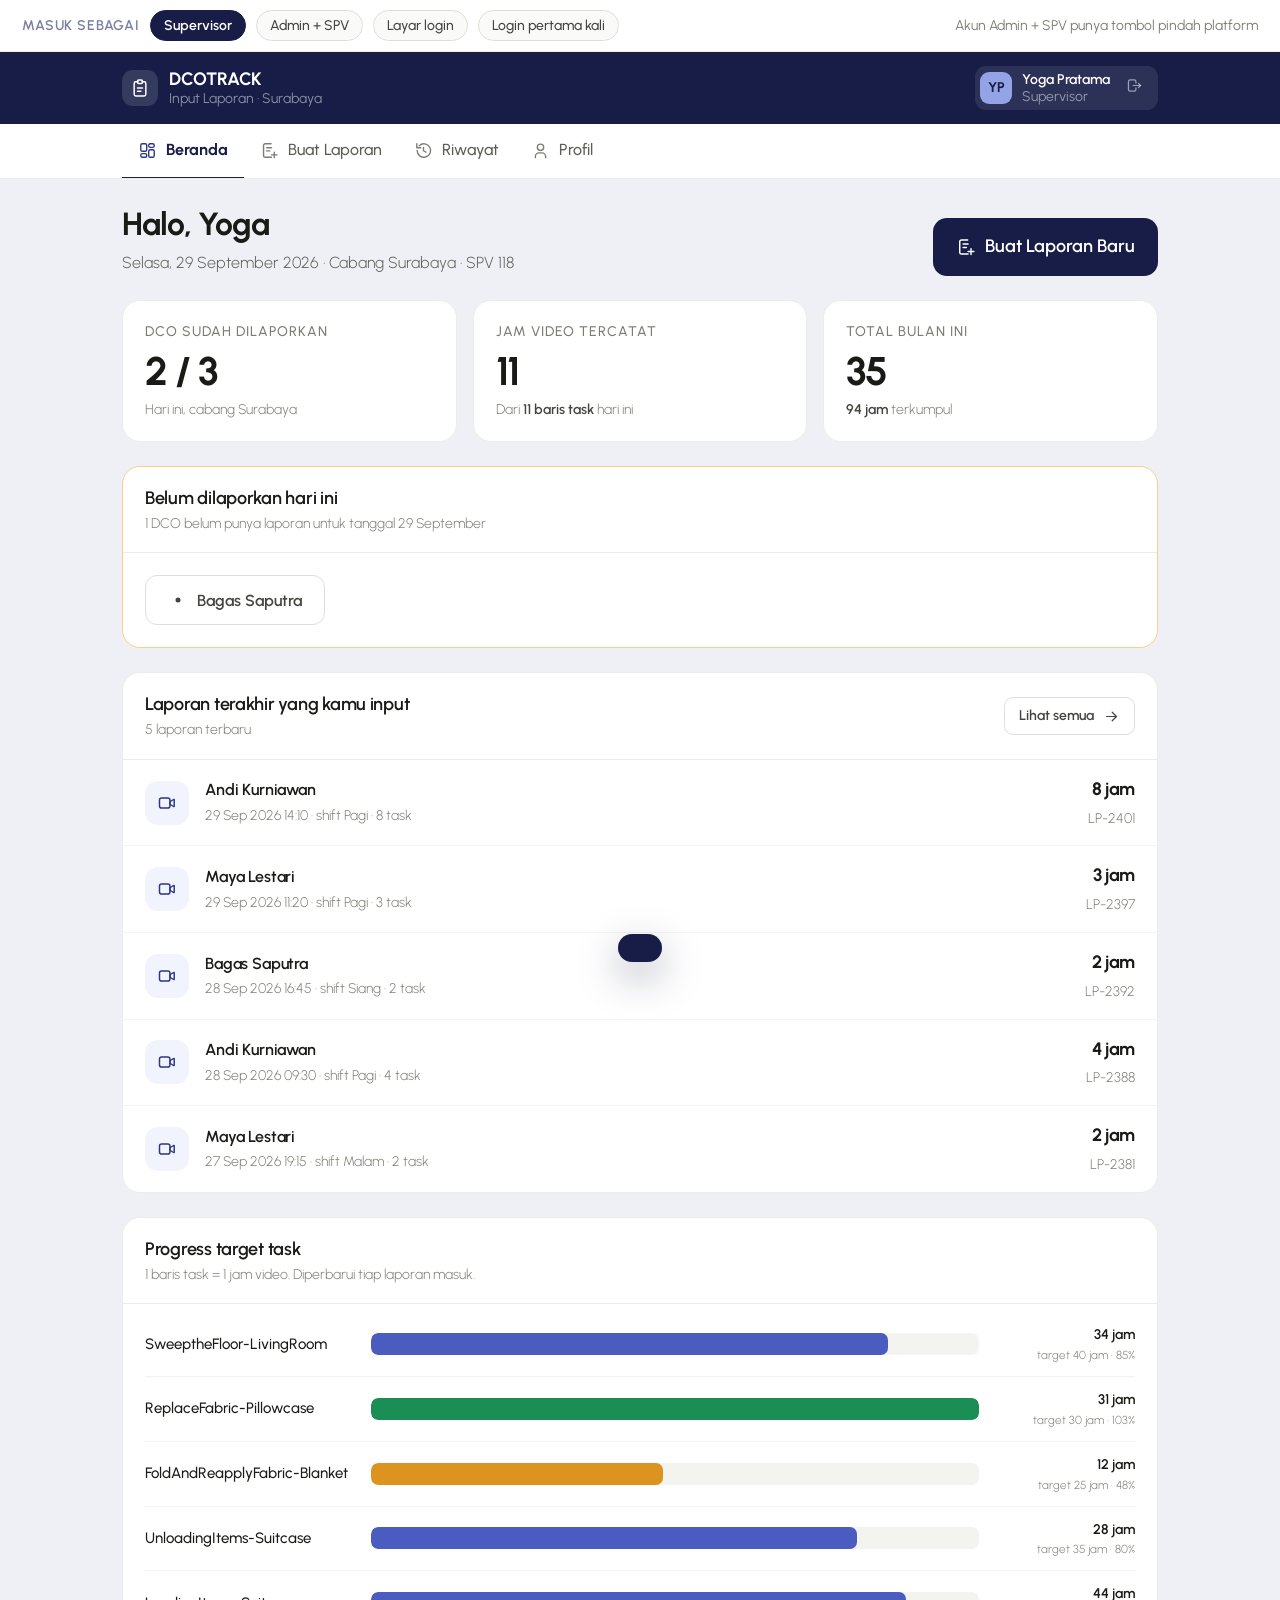
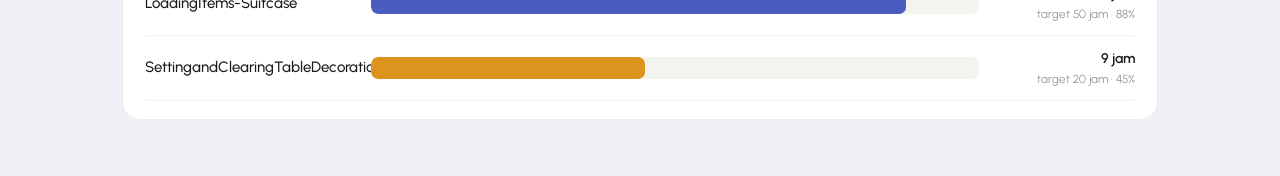
<file: dv-spv.html>
<!DOCTYPE html>
<html lang="id">
<head>
<meta charset="utf-8">
<meta name="viewport" content="width=device-width, initial-scale=1">
<title>DCOTRACK — Input Laporan</title>
<link rel="preconnect" href="https://fonts.gstatic.com" crossorigin>
<link href="https://fonts.googleapis.com/css2?family=Urbanist:wght@300;400;500;600;700&display=swap" rel="stylesheet">
<style>
:root{
--nila-50:#F1F3FD;--nila-100:#DEE3F9;--nila-200:#BDC6F1;--nila-300:#94A2E6;--nila-400:#6C7DD6;
--nila-500:#4B5CC0;--nila-600:#3945A2;--nila-700:#2C3684;--nila-800:#232B66;--nila-900:#171D47;
--kabut-50:#FAFAF8;--kabut-100:#F3F3EF;--kabut-200:#E7E7E1;--kabut-300:#D3D3CA;--kabut-400:#A9A99F;
--kabut-500:#7D7D74;--kabut-600:#5D5D56;--kabut-700:#454540;--kabut-800:#2E2E2A;--kabut-900:#1A1A17;
--panen-50:#EBF8F0;--panen-100:#D0EFDD;--panen-200:#A2E0BB;--panen-400:#37AC6F;--panen-500:#1B8E56;--panen-600:#137144;--panen-700:#0F5936;--panen-800:#0B4228;
--senja-50:#FEF6E6;--senja-100:#FCE8C0;--senja-200:#F8D188;--senja-400:#DD941F;--senja-500:#BB7A14;--senja-600:#96610E;--senja-700:#754B0B;--senja-800:#553608;
--delima-50:#FDEDED;--delima-100:#FAD4D4;--delima-200:#F3AAAA;--delima-400:#D94A4A;--delima-500:#BF3131;--delima-600:#9C2525;--delima-700:#7B1D1D;--delima-800:#5B1515;
--f:'Urbanist',system-ui,-apple-system,sans-serif;
--ink:var(--kabut-900);--ink2:var(--kabut-600);--ink3:var(--kabut-500);
--line:#EDEDE8;--lineIn:#DFDFD9;
}
*{box-sizing:border-box;margin:0;padding:0;-webkit-tap-highlight-color:transparent}
html{-webkit-font-smoothing:antialiased}
body{font-family:var(--f);font-size:16px;font-weight:400;line-height:1.55;color:var(--ink);background:#EFF0F5;min-height:100vh}
.num{font-variant-numeric:tabular-nums;letter-spacing:-.01em}
i.ti{display:inline-flex;align-items:center;justify-content:center;width:1em;height:1em;line-height:0;flex:none}
i.ti svg{width:100%;height:100%;display:block}

.demo{background:#fff;border-bottom:1px solid var(--line);padding:10px 22px;display:flex;align-items:center;gap:10px;flex-wrap:wrap}
.demo b{font-size:14px;font-weight:600;letter-spacing:.06em;text-transform:uppercase;color:var(--nila-800);opacity:.6}
.demo button{font-family:var(--f);font-size:14px;font-weight:500;padding:6px 13px;border:1px solid var(--lineIn);background:var(--kabut-50);border-radius:999px;cursor:pointer;color:var(--kabut-700)}
.demo button:hover{background:#fff;border-color:var(--kabut-400)}
.demo button.on{background:var(--nila-900);border-color:var(--nila-900);color:#fff;font-weight:600}
.demo span{font-size:14px;color:var(--ink3);margin-left:auto}

/* top bar */
.bar{background:var(--nila-900);color:#fff}
.bar .in{max-width:1080px;margin:0 auto;padding:14px 22px;display:flex;align-items:center;gap:16px;flex-wrap:wrap}
.brand{display:flex;align-items:center;gap:11px}
.brand .lg{width:36px;height:36px;flex:none;border-radius:11px;background:rgba(255,255,255,.13);display:flex;align-items:center;justify-content:center;font-size:20px}
.brand .nm{font-size:18px;font-weight:700;letter-spacing:-.02em;line-height:1.2}
.brand .sb{font-size:14px;color:rgba(255,255,255,.5);line-height:1.2}
.barR{margin-left:auto;display:flex;align-items:center;gap:12px}
.swbtn{display:flex;align-items:center;gap:9px;padding:8px 14px;border-radius:10px;border:1px solid rgba(255,255,255,.2);background:rgba(255,255,255,.08);color:#fff;font-family:var(--f);font-size:14px;font-weight:600;cursor:pointer}
.swbtn:hover{background:rgba(255,255,255,.16)}
.swbtn i{font-size:18px;color:var(--nila-300)}
.uc{display:flex;align-items:center;gap:10px;padding:5px 10px 5px 5px;border-radius:11px;background:rgba(255,255,255,.09)}
.uc .av{width:32px;height:32px;flex:none;border-radius:9px;background:var(--nila-300);color:var(--nila-900);display:flex;align-items:center;justify-content:center;font-size:14px;font-weight:700}
.uc .un{font-size:14px;font-weight:600;line-height:1.25;white-space:nowrap}
.uc .ur{font-size:14px;color:rgba(255,255,255,.5);line-height:1.2}
.uc .out{width:28px;height:28px;flex:none;border:0;background:transparent;color:rgba(255,255,255,.55);border-radius:8px;cursor:pointer;font-size:17px}
.uc .out:hover{background:rgba(255,255,255,.14);color:#fff}

.tabs{background:#fff;border-bottom:1px solid var(--line);position:sticky;top:0;z-index:30}
.tabs .in{max-width:1080px;margin:0 auto;padding:0 22px;display:flex;gap:0;overflow-x:auto;scrollbar-width:none}
.tabs .in::-webkit-scrollbar{display:none}
.tabs a{display:flex;align-items:center;gap:9px;padding:14px 16px;font-size:16px;font-weight:500;color:var(--ink2);cursor:pointer;white-space:nowrap;border-bottom:2px solid transparent;margin-bottom:-1px}
.tabs a i{font-size:19px;color:var(--kabut-500)}
.tabs a:hover{color:var(--nila-800)}
.tabs a.on{color:var(--nila-900);font-weight:700;border-bottom-color:var(--nila-900)}
.tabs a.on i{color:var(--nila-700)}

.wrap{max-width:1080px;margin:0 auto;padding:26px 22px 56px;animation:fade .2s ease}
@keyframes fade{from{opacity:0;transform:translateY(5px)}to{opacity:1;transform:none}}
h1{font-size:32px;font-weight:700;letter-spacing:-.03em;line-height:1.2}
h2{font-size:24px;font-weight:700;letter-spacing:-.025em;line-height:1.25}
h3{font-size:18px;font-weight:600;letter-spacing:-.015em}
.lede{font-size:16px;font-weight:300;color:var(--ink2);margin-top:8px}
.sm{font-size:14px;font-weight:300;color:var(--ink3)}
.mt8{margin-top:8px}.mt16{margin-top:16px}.mt24{margin-top:24px}.mt32{margin-top:32px}

.card{background:#fff;border:1px solid var(--line);border-radius:18px}
.card .hd{padding:18px 22px;border-bottom:1px solid var(--line);display:flex;align-items:center;gap:14px;flex-wrap:wrap}
.card .hd .r{margin-left:auto;display:flex;gap:10px}
.card .bd{padding:22px}
.grid3{display:grid;grid-template-columns:repeat(3,1fr);gap:16px}
.grid2{display:grid;grid-template-columns:1fr 1fr;gap:18px}

.q{background:#fff;border:1px solid var(--line);border-radius:18px;padding:20px 22px}
.q .lb{font-size:14px;font-weight:500;letter-spacing:.07em;text-transform:uppercase;color:var(--ink3)}
.q .n{font-size:40px;font-weight:700;letter-spacing:-.035em;line-height:1.1;margin-top:6px}
.q .ft{font-size:14px;font-weight:300;color:var(--ink3);margin-top:6px}
.q .ft b{font-weight:600;color:var(--kabut-700)}

.btn{font-family:var(--f);font-size:16px;font-weight:600;padding:12px 22px;min-height:50px;border-radius:12px;border:1px solid transparent;cursor:pointer;display:inline-flex;align-items:center;justify-content:center;gap:9px;line-height:1.2;transition:background .15s,border-color .15s}
.btn i{font-size:20px}
.btn-p{background:var(--nila-900);color:#fff}.btn-p:hover{background:var(--nila-800)}
.btn-g{background:#fff;color:var(--kabut-700);border-color:var(--lineIn)}.btn-g:hover{border-color:var(--kabut-400);background:var(--kabut-50)}
.btn-bad{background:#fff;color:var(--delima-600);border-color:var(--delima-200)}.btn-bad:hover{background:var(--delima-50)}
.btn-sm{font-size:14px;padding:8px 14px;min-height:38px;border-radius:9px}.btn-sm i{font-size:17px}
.btn-lg{font-size:18px;min-height:58px;border-radius:14px}
.btn[disabled]{background:var(--kabut-100);color:var(--kabut-400);border-color:transparent;cursor:not-allowed}
.btnfull{width:100%}

.f{margin-bottom:20px}
.f label{display:block;font-size:16px;font-weight:600;color:var(--kabut-800);margin-bottom:8px}
.f label .opt{font-weight:400;color:var(--ink3);font-size:14px}
select,input,textarea{font-family:var(--f);font-size:16px;font-weight:400;padding:13px 15px;min-height:52px;width:100%;border:1px solid var(--lineIn);border-radius:12px;background:#fff;color:var(--ink)}
textarea{min-height:0;line-height:1.55}
input::placeholder{color:var(--kabut-400);font-weight:300}
input:focus,select:focus,textarea:focus{outline:2px solid var(--nila-300);outline-offset:1px;border-color:var(--nila-500)}
input[disabled],select[disabled]{background:var(--kabut-100);color:var(--kabut-500);cursor:not-allowed}
.f .h{font-size:14px;font-weight:300;color:var(--ink3);margin-top:8px;line-height:1.5}
.f .err{font-size:14px;font-weight:500;color:var(--delima-600);margin-top:8px}
.f2{display:grid;grid-template-columns:1fr 1fr;gap:16px}
.sfx{position:relative}.sfx input{padding-right:74px}
.sfx span{position:absolute;right:16px;top:50%;transform:translateY(-50%);font-size:14px;font-weight:500;color:var(--ink3);pointer-events:none}

.seg{display:flex;gap:10px}
.seg button{flex:1;font-family:var(--f);font-size:16px;font-weight:600;padding:14px;min-height:56px;border-radius:12px;border:1px solid var(--lineIn);background:#fff;color:var(--kabut-700);cursor:pointer;display:flex;align-items:center;justify-content:center;gap:9px}
.seg button i{font-size:20px}
.seg button:hover{border-color:var(--kabut-400)}
.seg button.on{background:var(--nila-900);border-color:var(--nila-900);color:#fff}
.seg button.on.warn{background:var(--senja-600);border-color:var(--senja-600)}

.batwrap{display:flex;align-items:center;gap:14px}
.batwrap .sfx{flex:1}
.batwrap .sfx input{font-size:24px;font-weight:700;letter-spacing:-.02em;padding-right:52px}
.batwrap .tag{width:104px;flex:none;text-align:center;font-size:14px;font-weight:600;padding:12px 8px;border-radius:12px;line-height:1.3}

.pill{display:inline-flex;align-items:center;gap:7px;font-size:14px;font-weight:600;padding:4px 12px;border-radius:999px;white-space:nowrap;border:1px solid transparent;line-height:1.45}
.pill::before{content:"";width:6px;height:6px;border-radius:50%;background:currentColor;flex:none}
.s-ok{background:var(--panen-50);color:var(--panen-800);border-color:var(--panen-100)}
.s-wait{background:var(--senja-50);color:var(--senja-800);border-color:var(--senja-100)}
.s-bad{background:var(--delima-50);color:var(--delima-800);border-color:var(--delima-100)}
.s-run{background:var(--nila-50);color:var(--nila-800);border-color:var(--nila-100)}
.s-off{background:var(--kabut-100);color:var(--kabut-700);border-color:var(--kabut-200)}

.bn{border-radius:13px;padding:15px 18px;font-size:16px;font-weight:300;line-height:1.55;border:1px solid}
.bn b{font-weight:600}
.b-info{background:var(--nila-50);color:var(--nila-800);border-color:var(--nila-100)}
.b-wait{background:var(--senja-50);color:var(--senja-800);border-color:var(--senja-100)}
.b-bad{background:var(--delima-50);color:var(--delima-800);border-color:var(--delima-100)}
.b-ok{background:var(--panen-50);color:var(--panen-800);border-color:var(--panen-100)}

.lrow{display:flex;align-items:center;gap:16px;padding:16px 22px;border-bottom:1px solid var(--kabut-100);cursor:pointer;transition:background .12s}
.lrow:last-child{border-bottom:0}
.lrow:hover{background:var(--nila-50)}
.lrow .ic{width:44px;height:44px;flex:none;border-radius:13px;background:var(--nila-50);color:var(--nila-700);display:flex;align-items:center;justify-content:center;font-size:20px}
.lrow .mid{flex:1;min-width:0}
.lrow .t1{font-size:16px;font-weight:600;letter-spacing:-.01em}
.lrow .t2{font-size:14px;font-weight:300;color:var(--ink3);margin-top:2px}
.lrow .rt{text-align:right;flex:none}
.lrow .rt .j{font-size:18px;font-weight:700;letter-spacing:-.02em}

.kv{display:flex;justify-content:space-between;gap:18px;padding:12px 0;border-bottom:1px solid var(--kabut-100);min-height:50px;align-items:center}
.kv:last-child{border-bottom:0}.kv:first-child{padding-top:0}
.kv .k{font-size:16px;font-weight:300;color:var(--ink2)}
.kv .v{font-size:16px;font-weight:500;text-align:right}

.tools{display:flex;gap:10px;align-items:center;flex-wrap:wrap;margin-bottom:18px}
.search{position:relative;flex:1;min-width:200px;max-width:320px}
.search i{position:absolute;left:15px;top:50%;transform:translateY(-50%);color:var(--ink3);font-size:19px;z-index:1}
.search input{padding-left:44px}
.empty{text-align:center;padding:52px 24px}
.empty i{font-size:40px;color:var(--kabut-300)}

.scrim{position:fixed;inset:0;background:rgba(23,29,71,.42);backdrop-filter:blur(3px);display:flex;align-items:center;justify-content:center;z-index:80;padding:24px;animation:fade .16s ease}
.modal{background:#fff;border-radius:22px;width:100%;max-width:520px;max-height:88vh;overflow-y:auto;box-shadow:0 30px 80px rgba(23,29,71,.3)}
.modal .hd{padding:24px 26px 18px;border-bottom:1px solid var(--line)}
.modal .hd h3{font-size:20px;font-weight:700;letter-spacing:-.02em}
.modal .bd{padding:24px 26px}
.modal .ft{padding:18px 26px;border-top:1px solid var(--line);display:flex;gap:10px;justify-content:flex-end;flex-wrap:wrap}
.emb{width:66px;height:66px;border-radius:20px;display:flex;align-items:center;justify-content:center;font-size:32px;margin:0 auto}

.toast{position:fixed;left:50%;bottom:28px;transform:translate(-50%,90px);background:var(--nila-900);color:#fff;font-size:16px;font-weight:500;padding:14px 22px;border-radius:999px;z-index:120;display:flex;align-items:center;gap:10px;box-shadow:0 14px 40px rgba(23,29,71,.35);transition:transform .26s cubic-bezier(.2,.9,.3,1);max-width:min(560px,90vw)}
.toast.on{transform:translate(-50%,0)}
.toast i{font-size:20px;flex:none}

@media(max-width:820px){.grid3,.grid2,.f2{grid-template-columns:1fr}
 .uc .un,.uc .ur,.swbtn span{display:none}.tabs a{padding:13px 12px}
 h1{font-size:24px}.q .n{font-size:32px}}
@media(prefers-reduced-motion:reduce){*{transition:none!important;animation:none!important}}

.rw{display:grid;grid-template-columns:36px minmax(150px,1fr) 108px 136px 96px 74px 76px;gap:10px;align-items:center;padding:11px 0;border-bottom:1px solid var(--kabut-100)}
.rw:last-of-type{border-bottom:0}
.rwhd{display:grid;grid-template-columns:36px minmax(150px,1fr) 108px 136px 96px 74px 76px;gap:10px;font-size:14px;font-weight:500;letter-spacing:.05em;text-transform:uppercase;color:var(--ink3);padding-bottom:10px;border-bottom:1px solid var(--line)}
.rw .no{font-variant-numeric:tabular-nums;color:var(--ink3);font-weight:600;text-align:center;font-size:15px}
.rw select,.rw input{min-height:46px;padding:10px 11px;font-size:15px;width:100%}
.rw .dur{font-variant-numeric:tabular-nums;font-weight:600;color:var(--ink2);font-size:15px;text-align:center;background:var(--kabut-50);border-radius:9px;padding:12px 4px;border:1px solid var(--line)}
.rw .act{display:flex;gap:5px;justify-content:flex-end}
.ib{width:33px;height:33px;flex:none;border:1px solid var(--lineIn);background:#fff;border-radius:9px;cursor:pointer;color:var(--kabut-600);display:flex;align-items:center;justify-content:center;font-size:17px}
.ib:hover{border-color:var(--kabut-400);background:var(--kabut-50)}
.ib.del:hover{border-color:var(--delima-300);color:var(--delima-600);background:var(--delima-50)}
.pbs{display:flex;gap:5px}
.pbs button{flex:1;font-family:var(--f);font-size:14px;font-weight:600;padding:10px 3px;min-height:46px;border-radius:9px;border:1px solid var(--lineIn);background:#fff;color:var(--kabut-600);cursor:pointer}
.pbs button:hover{border-color:var(--kabut-400)}
.pbs button.on{background:var(--kabut-800);border-color:var(--kabut-800);color:#fff}
.pbs button.on.y{background:var(--senja-600);border-color:var(--senja-600)}
.totbar{display:flex;align-items:center;gap:14px;padding-top:18px;margin-top:4px;border-top:2px solid var(--kabut-200)}
.totbar .lbl{font-size:14px;font-weight:600;letter-spacing:.06em;text-transform:uppercase;color:var(--ink3)}
.totbar .val{margin-left:auto;font-size:24px;font-weight:700;letter-spacing:-.02em;font-variant-numeric:tabular-nums}
.hdcard{background:var(--nila-50);border:1px solid var(--nila-100);border-radius:14px;padding:18px 20px}
.hdcard .f{margin-bottom:16px}
.hdcard .f:last-child{margin-bottom:0}
.ro{min-height:50px;padding:13px 15px;border:1px solid var(--line);border-radius:12px;background:var(--kabut-100);color:var(--ink2);font-size:16px;display:flex;align-items:center;gap:9px}
.tk{display:grid;grid-template-columns:38px 1fr 96px 108px 84px;gap:10px;padding:10px 0;border-bottom:1px solid var(--kabut-100);align-items:center;font-size:15px}
.tk:last-child{border-bottom:0}
.tkhd{display:grid;grid-template-columns:38px 1fr 96px 108px 84px;gap:10px;font-size:14px;font-weight:500;letter-spacing:.05em;text-transform:uppercase;color:var(--ink3);padding-bottom:9px;border-bottom:1px solid var(--line)}
@media(max-width:900px){
 .rwhd,.tkhd{display:none}
 .rw{grid-template-columns:1fr 1fr;gap:9px;border:1px solid var(--lineIn);border-radius:13px;padding:14px;margin-bottom:11px;position:relative}
 .rw .no{position:absolute;top:-9px;left:13px;background:var(--nila-900);color:#fff;width:24px;height:24px;border-radius:7px;display:flex;align-items:center;justify-content:center;font-size:13px}
 .rw .cTask{grid-column:1/-1}
 .rw .act{grid-column:1/-1;justify-content:flex-start;padding-top:2px}
 .tk{grid-template-columns:1fr 1fr;gap:6px;border:1px solid var(--line);border-radius:11px;padding:12px;margin-bottom:9px}
}
</style>
</head>
<body>

<div class="demo">
  <b>Masuk sebagai</b>
  <button id="r-spv" onclick="setRole('spv')">Supervisor</button>
  <button id="r-dual" onclick="setRole('dual')">Admin + SPV</button>
  <button onclick="S.sc='login';paint()">Layar login</button>
  <button onclick="S.sc='ganti';paint()">Login pertama kali</button>
  <span>Akun Admin + SPV punya tombol pindah platform</span>
</div>

<div id="root"></div>
<div class="toast" id="toast"></div>

<script>
/* ---- set ikon SVG tertanam, tanpa ketergantungan CDN ---- */
const ICONS={
_:'<circle cx="12" cy="12" r="3" fill="currentColor" stroke="none"/>',
'alert-circle':'<circle cx="12" cy="12" r="9"/><path d="M12 8v4"/><path d="M12 16h.01"/>',
'alert-triangle':'<path d="M10.3 4.3 2.8 17a2 2 0 0 0 1.7 3h15a2 2 0 0 0 1.7-3L13.7 4.3a2 2 0 0 0-3.4 0z"/><path d="M12 9v4"/><path d="M12 17h.01"/>',
'arrow-down':'<path d="M12 5v14"/><path d="M18 13l-6 6l-6-6"/>',
'arrow-down-right':'<path d="M7 7l10 10"/><path d="M17 8v9h-9"/>',
'arrow-left':'<path d="M19 12H5"/><path d="M11 18l-6-6l6-6"/>',
'arrow-right':'<path d="M5 12h14"/><path d="M13 6l6 6l-6 6"/>',
'arrow-up-right':'<path d="M7 17l10-10"/><path d="M8 7h9v9"/>',
'arrows-exchange':'<path d="M7 10h13"/><path d="M17 7l3 3l-3 3"/><path d="M17 17H4"/><path d="M7 14l-3 3l3 3"/>',
battery:'<rect x="2" y="7" width="16" height="10" rx="2.5"/><path d="M20.5 11v2"/><path d="M5 10.5v3"/><path d="M8 10.5v3"/>',
'battery-off':'<rect x="2" y="7" width="16" height="10" rx="2.5"/><path d="M20.5 11v2"/><path d="M5 10.5v3"/><path d="M3 4l18 16"/>',
bolt:'<path d="M13 3L5 13.5h6L10.5 21L19 10.5h-6z"/>',
building:'<path d="M4 21V5a2 2 0 0 1 2-2h8a2 2 0 0 1 2 2v16"/><path d="M16 9h2a2 2 0 0 1 2 2v10"/><path d="M2.5 21h19"/><path d="M8 7h4"/><path d="M8 11h4"/><path d="M8 15h4"/>',
calendar:'<rect x="4" y="5" width="16" height="16" rx="2.5"/><path d="M16 3v4"/><path d="M8 3v4"/><path d="M4 11h16"/>',
camera:'<path d="M5 7h1.5l1.5-2.5h8L17.5 7H19a2 2 0 0 1 2 2v9a2 2 0 0 1-2 2H5a2 2 0 0 1-2-2V9a2 2 0 0 1 2-2z"/><circle cx="12" cy="13" r="3.4"/>',
'chart-bar':'<path d="M3.5 20.5h17"/><rect x="5" y="11" width="3.6" height="7" rx="1"/><rect x="10.2" y="6.5" width="3.6" height="11.5" rx="1"/><rect x="15.4" y="13.5" width="3.6" height="4.5" rx="1"/>',
'chart-donut':'<circle cx="12" cy="12" r="8.5"/><circle cx="12" cy="12" r="3.5"/><path d="M12 3.5v5"/><path d="M19.6 15.2l-4.6-1.9"/>',
'chart-line':'<path d="M3.5 20.5h17"/><path d="M5 16l4.5-5l3.5 3l5.5-7"/>',
check:'<path d="M5 12.5l5 5L20 7"/>',
checks:'<path d="M3 12.5l3.5 3.5l6-6"/><path d="M11.5 16l2 2l7-7"/>',
'chevron-down':'<path d="M6 9l6 6l6-6"/>',
'chevron-right':'<path d="M9 6l6 6l-6 6"/>',
'circle-check':'<circle cx="12" cy="12" r="9"/><path d="M8.5 12.5l2.5 2.5l4.5-4.5"/>',
'clipboard-list':'<path d="M9.5 4.5H7A2 2 0 0 0 5 6.5v13A2 2 0 0 0 7 21.5h10a2 2 0 0 0 2-2v-13a2 2 0 0 0-2-2h-2.5"/><rect x="9" y="2.5" width="6" height="4" rx="1.5"/><path d="M9 12h6"/><path d="M9 16h4"/>',
clock:'<circle cx="12" cy="12" r="9"/><path d="M12 7v5l3.5 2"/>',
'clock-hour':'<circle cx="12" cy="12" r="9"/><path d="M12 7v5l3.5 2"/><path d="M12 3v1.5"/><path d="M21 12h-1.5"/>',
database:'<ellipse cx="12" cy="6" rx="8" ry="3.2"/><path d="M4 6v12c0 1.8 3.6 3.2 8 3.2s8-1.4 8-3.2V6"/><path d="M4 12c0 1.8 3.6 3.2 8 3.2s8-1.4 8-3.2"/>',
'device-camera':'<rect x="5" y="2.5" width="14" height="19" rx="3"/><circle cx="12" cy="11" r="3.2"/><path d="M10 6h4"/><path d="M10.5 18.5h3"/>',
'device-mobile':'<rect x="7" y="2.5" width="10" height="19" rx="2.5"/><path d="M11 18h2"/>',
download:'<path d="M4 16.5v2.5a2 2 0 0 0 2 2h12a2 2 0 0 0 2-2v-2.5"/><path d="M7.5 11l4.5 4.5l4.5-4.5"/><path d="M12 3v12.5"/>',
edit:'<path d="M4 20.5h4.5L19 10a2.3 2.3 0 0 0-3.2-3.2L5 17.3z"/><path d="M14.5 7.5l3.2 3.2"/>',
eye:'<path d="M2.5 12S6 5.5 12 5.5S21.5 12 21.5 12S18 18.5 12 18.5S2.5 12 2.5 12z"/><circle cx="12" cy="12" r="3"/>',
filter:'<path d="M3.5 5h17l-6.5 7.6V20l-4 1.5v-8.9z"/>',
help:'<circle cx="12" cy="12" r="9"/><path d="M12 17.5h.01"/><path d="M9.8 9.5a2.3 2.3 0 1 1 2.6 3.1v1.2"/>',
history:'<path d="M4 12a8.5 8.5 0 1 0 2.6-6.1"/><path d="M3.5 3.5v5h5"/><path d="M12 8v4.3l3 1.8"/>',
'info-circle':'<circle cx="12" cy="12" r="9"/><path d="M12 8h.01"/><path d="M11 12h1v5h1"/>',
key:'<circle cx="8" cy="15" r="4"/><path d="M11 12.5L20 3.5"/><path d="M17 6.5l2.5 2.5"/><path d="M15 8.5l2.5 2.5"/>',
'layout-dashboard':'<rect x="3.5" y="3.5" width="7.5" height="9.5" rx="2"/><rect x="3.5" y="16" width="7.5" height="4.5" rx="2"/><rect x="13.5" y="3.5" width="7" height="4.5" rx="2"/><rect x="13.5" y="11" width="7" height="9.5" rx="2"/>',
'layout-sidebar':'<rect x="3.5" y="4" width="17" height="16" rx="3"/><path d="M10 4v16"/><path d="M15.5 10l-2 2l2 2"/>',
lock:'<rect x="4.5" y="10.5" width="15" height="10.5" rx="3"/><path d="M8 10.5V7a4 4 0 1 1 8 0v3.5"/>',
logout:'<path d="M14 8.5V6.5a2.5 2.5 0 0 0-2.5-2.5H6A2.5 2.5 0 0 0 3.5 6.5v11A2.5 2.5 0 0 0 6 20h5.5a2.5 2.5 0 0 0 2.5-2.5v-2"/><path d="M20.5 12H10"/><path d="M17.5 9l3 3l-3 3"/>',
mail:'<rect x="3" y="5" width="18" height="14" rx="2.5"/><path d="M3.5 7.5l8.5 6l8.5-6"/>',
minus:'<path d="M5 12h14"/>',
'note-plus':'<path d="M14 3.5H6.5A2 2 0 0 0 4.5 5.5v13a2 2 0 0 0 2 2h8"/><path d="M8.5 8.5h6"/><path d="M8.5 12.5h4"/><path d="M18 14v7"/><path d="M14.5 17.5h7"/>',
phone:'<path d="M5 3.5h3.2l1.6 4l-2 1.2a11 11 0 0 0 5.5 5.5l1.2-2l4 1.6V17a2.5 2.5 0 0 1-2.7 2.5C9.3 18.9 5.1 14.7 4.5 6.2A2.5 2.5 0 0 1 5 3.5z"/>',
'player-play':'<path d="M8 5.2v13.6a.6.6 0 0 0 .92.5l10.6-6.8a.6.6 0 0 0 0-1l-10.6-6.8A.6.6 0 0 0 8 5.2z" fill="currentColor" stroke="none"/>',
plus:'<path d="M12 5v14"/><path d="M5 12h14"/>',
point:'<circle cx="12" cy="12" r="3.2" fill="currentColor" stroke="none"/>',
refresh:'<path d="M20 11.5a8 8 0 0 0-13.7-5L4 8.8"/><path d="M3.5 4.5v4.5h4.5"/><path d="M4 12.5a8 8 0 0 0 13.7 5l2.3-2.3"/><path d="M20.5 19.5V15h-4.5"/>',
search:'<circle cx="10.5" cy="10.5" r="6.8"/><path d="M20.5 20.5l-5.2-5.2"/>',
settings:'<circle cx="12" cy="12" r="3"/><path d="M10.3 3.4a1.4 1.4 0 0 1 3.4 0l.2 1.3a7 7 0 0 1 1.6.9l1.2-.5a1.4 1.4 0 0 1 1.7 2.9l-1 .9a7 7 0 0 1 0 1.9l1 .9a1.4 1.4 0 0 1-1.7 2.9l-1.2-.5a7 7 0 0 1-1.6.9l-.2 1.3a1.4 1.4 0 0 1-3.4 0l-.2-1.3a7 7 0 0 1-1.6-.9l-1.2.5a1.4 1.4 0 0 1-1.7-2.9l1-.9a7 7 0 0 1 0-1.9l-1-.9a1.4 1.4 0 0 1 1.7-2.9l1.2.5a7 7 0 0 1 1.6-.9z"/>',
'shield-lock':'<path d="M12 3l8 3v5.5c0 4.6-3.3 8.2-8 9.5c-4.7-1.3-8-4.9-8-9.5V6z"/><rect x="9.5" y="11" width="5" height="4.5" rx="1.2"/><path d="M10.8 11V9.8a1.2 1.2 0 0 1 2.4 0V11"/>',
star:'<path d="M12 3.5l2.6 5.4l5.9.8l-4.3 4.1l1 5.9L12 17l-5.2 2.7l1-5.9L3.5 9.7l5.9-.8z"/>',
target:'<circle cx="12" cy="12" r="8.5"/><circle cx="12" cy="12" r="4.8"/><circle cx="12" cy="12" r="1.4" fill="currentColor" stroke="none"/>',
trash:'<path d="M4 7h16"/><path d="M9.5 7V5.2A1.2 1.2 0 0 1 10.7 4h2.6a1.2 1.2 0 0 1 1.2 1.2V7"/><path d="M6.5 7l.9 12.4a1.6 1.6 0 0 0 1.6 1.6h6a1.6 1.6 0 0 0 1.6-1.6L17.5 7"/>',
'trending-up':'<path d="M3.5 17l5.5-5.5l3.5 3.5l6-6"/><path d="M14 9h4.5v4.5"/>',
upload:'<path d="M4 16.5v2.5a2 2 0 0 0 2 2h12a2 2 0 0 0 2-2v-2.5"/><path d="M7.5 7.5L12 3l4.5 4.5"/><path d="M12 3v12.5"/>',
user:'<circle cx="12" cy="8" r="4"/><path d="M5.5 21v-1.2A4.8 4.8 0 0 1 10.3 15h3.4a4.8 4.8 0 0 1 4.8 4.8V21"/>',
'user-check':'<circle cx="9.5" cy="8" r="4"/><path d="M3.5 21v-1.2A4.8 4.8 0 0 1 8.3 15H12"/><path d="M15.5 17.5l2 2l4-4"/>',
'user-cog':'<circle cx="9.5" cy="8" r="4"/><path d="M3.5 21v-1.2A4.8 4.8 0 0 1 8.3 15H12"/><circle cx="18" cy="18" r="2.5"/><path d="M18 14.2V15"/><path d="M18 21v.8"/><path d="M21.4 16l-.7.4"/><path d="M15.3 19.6l-.7.4"/>',
'user-star':'<circle cx="9.5" cy="8" r="4"/><path d="M3.5 21v-1.2A4.8 4.8 0 0 1 8.3 15H11"/><path d="M17.5 14l1.2 2.4l2.6.4l-1.9 1.8l.4 2.6l-2.3-1.2l-2.3 1.2l.4-2.6l-1.9-1.8l2.6-.4z"/>',
users:'<circle cx="9" cy="8" r="3.8"/><path d="M3 21v-1.2A4.8 4.8 0 0 1 7.8 15h2.4a4.8 4.8 0 0 1 4.8 4.8V21"/><path d="M16.5 4.6a3.8 3.8 0 0 1 0 6.8"/><path d="M21 21v-1.2a4.8 4.8 0 0 0-3.2-3.8"/>',
video:'<rect x="3" y="6" width="12.5" height="12" rx="2.5"/><path d="M15.5 10.5l4.4-2.7a.5.5 0 0 1 .76.43v7.54a.5.5 0 0 1-.76.43l-4.4-2.7z"/>',
x:'<path d="M6 6l12 12"/><path d="M18 6L6 18"/>'
};
function svgIcon(n){return '<svg viewBox="0 0 24 24" fill="none" stroke="currentColor" stroke-width="1.75" stroke-linecap="round" stroke-linejoin="round" aria-hidden="true" focusable="false">'+(ICONS[n]||ICONS._)+'</svg>'}
function hydrateIcons(){document.querySelectorAll('i.ti:empty').forEach(el=>{
  const c=[...el.classList].find(x=>x.startsWith('ti-'));
  el.innerHTML=svgIcon(c?c.slice(3):'_');
});}

</script>
<script>
const JAM=n=>String(n).replace('.',',')+' jam';
const ROLES={
 spv:{n:'Yoga Pratama',kode:'118',r:'Supervisor',cb:'Surabaya',email:'yoga.p@dcotrack.id',admin:false},
 dual:{n:'Dewi Anggraini',kode:'202',r:'Admin Cabang + SPV',cb:'Jakarta Pusat',email:'dewi.a@dcotrack.id',admin:true}
};
const DCO={
 'Surabaya':['Andi Kurniawan','Maya Lestari','Bagas Saputra'],
 'Jakarta Pusat':['Rizky Ramadhan','Siti Rahayu','Putri Handayani']
};
const DEVICE={
 'Surabaya':['922','939','810','1177'],
 'Jakarta Pusat':['1033','822','1041','877']
};
const TASK=[
 {n:'SweeptheFloor-LivingRoom',target:40,real:34},
 {n:'ReplaceFabric-Pillowcase',target:30,real:31},
 {n:'FoldAndReapplyFabric-Blanket',target:25,real:12},
 {n:'UnloadingItems-Suitcase',target:35,real:28},
 {n:'LoadingItems-Suitcase',target:50,real:44},
 {n:'SettingandClearingTableDecorations',target:20,real:9}
];
const SHIFT=[
 {n:'Pagi',jam:'07:00–16:00',efektif:8},
 {n:'Siang',jam:'15:00–23:00',efektif:7},
 {n:'Malam',jam:'23:00–07:00',efektif:7}
];
const shiftOf=n=>SHIFT.find(x=>x.n===n);
let LAP=[
 {id:'LP-2401',tgl:'29 Sep 2026',jam2:'14:10',dco:'Andi Kurniawan',shift:'Pagi',baru:true,rows:[
   {task:'SweeptheFloor-LivingRoom',device:'922',pb:false,bat:30},
   {task:'ReplaceFabric-Pillowcase',device:'939',pb:true,bat:30},
   {task:'FoldAndReapplyFabric-Blanket',device:'810',pb:false,bat:28},
   {task:'FoldAndReapplyFabric-Blanket',device:'1177',pb:true,bat:26},
   {task:'UnloadingItems-Suitcase',device:'922',pb:true,bat:24},
   {task:'LoadingItems-Suitcase',device:'810',pb:false,bat:22},
   {task:'SettingandClearingTableDecorations',device:'922',pb:true,bat:19},
   {task:'LoadingItems-Suitcase',device:'939',pb:true,bat:18}]},
 {id:'LP-2397',tgl:'29 Sep 2026',jam2:'11:20',dco:'Maya Lestari',shift:'Pagi',baru:true,rows:[
   {task:'LoadingItems-Suitcase',device:'939',pb:false,bat:61},
   {task:'SweeptheFloor-LivingRoom',device:'939',pb:false,bat:54},
   {task:'ReplaceFabric-Pillowcase',device:'1177',pb:true,bat:48}]},
 {id:'LP-2392',tgl:'28 Sep 2026',jam2:'16:45',dco:'Bagas Saputra',shift:'Siang',baru:false,rows:[
   {task:'UnloadingItems-Suitcase',device:'810',pb:true,bat:19},
   {task:'UnloadingItems-Suitcase',device:'810',pb:true,bat:15}]},
 {id:'LP-2388',tgl:'28 Sep 2026',jam2:'09:30',dco:'Andi Kurniawan',shift:'Pagi',baru:false,rows:[
   {task:'FoldAndReapplyFabric-Blanket',device:'922',pb:false,bat:74},
   {task:'SweeptheFloor-LivingRoom',device:'922',pb:false,bat:66},
   {task:'LoadingItems-Suitcase',device:'922',pb:false,bat:59},
   {task:'ReplaceFabric-Pillowcase',device:'922',pb:true,bat:51}]},
 {id:'LP-2381',tgl:'27 Sep 2026',jam2:'19:15',dco:'Maya Lestari',shift:'Malam',baru:false,rows:[
   {task:'ReplaceFabric-Pillowcase',device:'1177',pb:false,bat:52},
   {task:'SettingandClearingTableDecorations',device:'1177',pb:false,bat:44}]}
];
const jamLap=l=>l.rows.length;
const totalJamAll=arr=>arr.reduce((a,l)=>a+jamLap(l),0);

function blankRow(){return {task:'',device:'',pb:null,bat:''}}
const S={role:'spv',sc:'home',sel:null,modal:null,q:'',fTask:'Semua',
 form:{tgl:'2026-09-29',shift:'',dco:'',rows:[blankRow()]}};

let TT=null;
function toast(msg,kind){const el=document.getElementById('toast');if(!el)return;
  const ic={ok:'circle-check',bad:'alert-circle',info:'info-circle'}[kind||'info'];
  el.innerHTML='<i class="ti ti-'+ic+'"></i><span>'+msg+'</span>';
  el.classList.add('on');hydrateIcons();clearTimeout(TT);TT=setTimeout(()=>el.classList.remove('on'),3200)}

function me(){return ROLES[S.role]}
function setRole(r){S.role=r;S.sc='home';S.sel=null;S.modal=null;resetForm();paint()}
function go(id){S.sc=id;S.sel=null;S.modal=null;paint()}
function closeModal(){S.modal=null;paint()}
function resetForm(keepHead){
  const F=S.form;
  S.form=keepHead?{tgl:F.tgl,shift:F.shift,dco:'',rows:[blankRow()]}
                 :{tgl:'2026-09-29',shift:'',dco:'',rows:[blankRow()]}}

function paint(){
  ['spv','dual'].forEach(r=>{const b=document.getElementById('r-'+r);if(b)b.className=S.role===r?'on':''});
  document.getElementById('root').innerHTML=(S.sc==='login'||S.sc==='ganti')?V[S.sc]():shell();
  hydrateIcons();
  if(S.sc==='buat')refreshTot();
  window.scrollTo(0,0);
}

/* ---------- LOGIN ---------- */
V_login=()=>`
<div style="min-height:100vh;display:flex;align-items:center;justify-content:center;padding:40px 22px;background:#fff">
 <div style="width:100%;max-width:420px">
  <div style="display:flex;align-items:center;gap:12px;margin-bottom:28px">
    <div style="width:44px;height:44px;border-radius:13px;background:var(--nila-900);color:#fff;display:flex;align-items:center;justify-content:center;font-size:22px"><i class="ti ti-clipboard-list"></i></div>
    <div><div style="font-size:20px;font-weight:700;letter-spacing:-.02em;line-height:1.2">DCOTRACK</div><div class="sm">Input Laporan DCO</div></div>
  </div>
  <h1>Masuk</h1>
  <p class="lede">Pakai akun yang diberikan perusahaan. Kalau belum punya, hubungi Admin Cabang kamu.</p>
  <div style="margin-top:28px">
    <div class="f"><label>Email</label><input id="ae" type="email" value="yoga.p@dcotrack.id" placeholder="nama@dcotrack.id"></div>
    <div class="f"><label>Password</label><input id="ap" type="password" value="rahasia123" placeholder="Masukkan password"></div>
    <div id="aerr"></div>
    <div style="display:flex;justify-content:flex-end;margin-bottom:14px">
      <button class="btn btn-g" style="border:0;background:transparent;color:var(--nila-700);min-height:36px;padding:0;font-size:14px" onclick="toast('Link reset dikirim ke emailmu, berlaku 30 menit.','ok')">Lupa Password?</button></div>
    <button class="btn btn-p btnfull btn-lg" onclick="tryLogin()">Masuk<i class="ti ti-arrow-right"></i></button>
  </div>
  <div class="bn b-info mt24">Coba <b>baru@dcotrack.id</b> untuk simulasi login pertama kali yang wajib ganti password.</div>
 </div>
</div>`;

function tryLogin(){
  const e=document.getElementById('ae').value.trim(),p=document.getElementById('ap').value;
  const box=document.getElementById('aerr');
  if(!e||!p){box.innerHTML='<div class="bn b-bad" style="margin-bottom:16px">Email dan password wajib diisi.</div>';return}
  if(e==='baru@dcotrack.id'){S.sc='ganti';paint();return}
  const akun={'yoga.p@dcotrack.id':'spv','dewi.a@dcotrack.id':'dual'};
  if(!akun[e]){box.innerHTML='<div class="bn b-bad" style="margin-bottom:16px">Email belum terdaftar. Silakan hubungi admin.</div>';return}
  if(p!=='rahasia123'){box.innerHTML='<div class="bn b-bad" style="margin-bottom:16px">Email atau password salah, silakan coba lagi.</div>';return}
  setRole(akun[e]);
}

V_ganti=()=>`
<div style="min-height:100vh;display:flex;align-items:center;justify-content:center;padding:40px 22px;background:#fff">
 <div style="width:100%;max-width:420px">
  <div class="emb" style="background:var(--senja-50);color:var(--senja-600);margin:0 0 20px"><i class="ti ti-key"></i></div>
  <h1>Buat password baru</h1>
  <p class="lede">Ini login pertamamu. Password sementara dari email harus diganti dulu sebelum masuk.</p>
  <div style="margin-top:28px">
    <div class="f"><label>Password sementara</label><input type="password" value="Dc0Tr4ck!" disabled></div>
    <div class="f"><label>Password baru</label><input type="password" placeholder="Minimal 8 karakter"><div class="h">Pakai kombinasi huruf dan angka</div></div>
    <div class="f"><label>Ulangi password baru</label><input type="password" placeholder="Ketik ulang password baru"></div>
    <button class="btn btn-p btnfull btn-lg" onclick="setRole('spv');toast('Password berhasil diganti. Selamat datang!','ok')">Simpan &amp; masuk</button>
  </div>
 </div>
</div>`;

/* ---------- SHELL ---------- */
function shell(){
  const M=me();const ini=M.n.split(' ').map(x=>x[0]).slice(0,2).join('');
  const tab=(id,ic,lb)=>`<a class="${S.sc===id?'on':''}" onclick="go('${id}')"><i class="ti ti-${ic}"></i>${lb}</a>`;
  return `
  <header class="bar"><div class="in">
    <div class="brand"><div class="lg"><i class="ti ti-clipboard-list"></i></div>
      <div><div class="nm">DCOTRACK</div><div class="sb">Input Laporan · ${M.cb}</div></div></div>
    <div class="barR">
      ${M.admin?`<button class="swbtn" onclick="toast('Berpindah ke Konsol Admin untuk cabang ${M.cb}.','info')">
        <i class="ti ti-arrows-exchange"></i><span>Konsol Admin</span></button>`:''}
      <div class="uc"><div class="av">${ini}</div>
        <div><div class="un">${M.n}</div><div class="ur">${M.r}</div></div>
        <button class="out" onclick="S.sc='login';paint()" title="Keluar"><i class="ti ti-logout"></i></button></div>
    </div>
  </div></header>
  <nav class="tabs"><div class="in">
    ${tab('home','layout-dashboard','Beranda')}
    ${tab('buat','note-plus','Buat Laporan')}
    ${tab('riwayat','history','Riwayat')}
    ${tab('profil','user','Profil')}
  </div></nav>
  <div class="wrap">${(V[S.sc]||V.home)()}</div>
  ${S.modal?S.modal():''}`;
}
function pill(k,t){return `<span class="pill s-${k}">${t}</span>`}
function batPill(b){return b<20?pill('bad',b+'%'):b<40?pill('wait',b+'%'):pill('ok',b+'%')}

const V={login:()=>V_login(),ganti:()=>V_ganti()};

/* ---------- BERANDA ---------- */
V.home=()=>{
  const M=me();
  const today=LAP.filter(l=>l.tgl==='29 Sep 2026');
  const jamHariIni=totalJamAll(today);
  const sudah=today.map(l=>l.dco);
  const belum=DCO[M.cb].filter(d=>!sudah.includes(d));
  const last5=LAP.slice(0,5);
  return `
  <div style="display:flex;align-items:flex-end;gap:18px;flex-wrap:wrap">
    <div><h1>Halo, ${M.n.split(' ')[0]}</h1>
    <p class="lede">Selasa, 29 September 2026 · Cabang ${M.cb} · SPV ${M.kode}</p></div>
    <button class="btn btn-p btn-lg" style="margin-left:auto" onclick="go('buat')"><i class="ti ti-note-plus"></i> Buat Laporan Baru</button>
  </div>

  <div class="grid3 mt24">
    <div class="q"><div class="lb">DCO sudah dilaporkan</div><div class="n num">${today.length} / ${DCO[M.cb].length}</div>
      <div class="ft">Hari ini, cabang ${M.cb}</div></div>
    <div class="q"><div class="lb">Jam video tercatat</div><div class="n num">${jamHariIni}</div>
      <div class="ft">Dari <b>${jamHariIni} baris task</b> hari ini</div></div>
    <div class="q"><div class="lb">Total bulan ini</div><div class="n num">${LAP.length*7}</div>
      <div class="ft"><b>${JAM(94)}</b> terkumpul</div></div>
  </div>

  ${belum.length?`<div class="card mt24" style="border-color:var(--senja-200)"><div class="hd"><div>
      <h3>Belum dilaporkan hari ini</h3>
      <div class="sm">${belum.length} DCO belum punya laporan untuk tanggal 29 September</div></div></div>
    <div class="bd" style="display:flex;gap:10px;flex-wrap:wrap">
      ${belum.map(d=>`<button class="btn btn-g" onclick="mulaiUntuk('${d}')"><i class="ti ti-user-plus"></i> ${d}</button>`).join('')}
    </div></div>`
   :`<div class="bn b-ok mt24"><b>Semua DCO sudah dilaporkan hari ini.</b> Tidak ada yang terlewat.</div>`}

  <div class="card mt24"><div class="hd"><div><h3>Laporan terakhir yang kamu input</h3>
    <div class="sm">5 laporan terbaru</div></div>
    <div class="r"><button class="btn btn-g btn-sm" onclick="go('riwayat')">Lihat semua <i class="ti ti-arrow-right"></i></button></div></div>
    ${last5.map(l=>`<div class="lrow" onclick="S.sel='${l.id}';S.sc='riwayat';paint()">
      <div class="ic"><i class="ti ti-video"></i></div>
      <div class="mid"><div class="t1">${l.dco}</div>
        <div class="t2">${l.tgl} ${l.jam2} · shift ${l.shift} · ${l.rows.length} task</div></div>
      <div class="rt"><div class="j num">${JAM(jamLap(l))}</div>
        <div class="sm" style="margin-top:4px">${l.id}</div></div>
    </div>`).join('')}
  </div>

  <div class="card mt24"><div class="hd"><div><h3>Progress target task</h3>
    <div class="sm">1 baris task = 1 jam video. Diperbarui tiap laporan masuk.</div></div></div>
    <div class="bd" style="padding:8px 22px 18px">
    ${TASK.map(t=>{const p=Math.round(t.real/t.target*100);
      const c=p>=100?'var(--panen-500)':p>=70?'var(--nila-500)':p>=40?'var(--senja-400)':'var(--delima-400)';
      return `<div style="display:flex;align-items:center;gap:16px;padding:12px 0;border-bottom:1px solid var(--kabut-100)">
        <div style="width:210px;flex:none;font-weight:500;font-size:15px">${t.n}</div>
        <div style="flex:1;height:22px;border-radius:7px;background:var(--kabut-100);overflow:hidden">
          <i style="display:block;height:100%;width:${Math.min(100,p)}%;background:${c};border-radius:7px"></i></div>
        <div style="width:140px;flex:none;text-align:right;font-size:14px;font-weight:600">${JAM(t.real)}
          <small style="display:block;font-weight:300;color:var(--ink3)">target ${t.target} jam · ${p}%</small></div>
      </div>`}).join('')}
    </div>
  </div>`};

function mulaiUntuk(d){resetForm();S.form.dco=d;S.sc='buat';paint()}

/* ---------- BUAT LAPORAN ---------- */
const BULAN=['Jan','Feb','Mar','Apr','Mei','Jun','Jul','Agu','Sep','Okt','Nov','Des'];
function fmtTgl(iso){const d=new Date(iso+'T00:00:00');
  return isNaN(d)?iso:d.getDate()+' '+BULAN[d.getMonth()]+' '+d.getFullYear()}

V.buat=()=>{
  const M=me();const F=S.form;
  const opt=(arr,val)=>arr.map(x=>`<option ${x===val?'selected':''}>${x}</option>`).join('');
  const sh=shiftOf(F.shift);
  return `
  <h1>Buat Laporan Baru</h1>
  <p class="lede">Isi kepala laporan sekali, lalu tambahkan baris task sebanyak yang dikerjakan DCO.</p>

  <div class="hdcard mt24">
    <div class="grid2" style="grid-template-columns:1fr 1fr;gap:18px">
      <div class="f"><label>Tanggal</label>
        <input type="date" value="${F.tgl}" onchange="setHead('tgl',this.value)"></div>
      <div class="f"><label>Shift</label>
        <select onchange="setHead('shift',this.value)"><option value="">Pilih shift</option>
          ${SHIFT.map(x=>`<option ${x.n===F.shift?'selected':''}>${x.n}</option>`).join('')}</select>
        <div class="h">${sh?`Jam ${sh.jam} · durasi kerja efektif ${sh.efektif} jam`:'Jam kerja tampil otomatis setelah shift dipilih'}</div></div>
      <div class="f"><label>Supervisor</label>
        <div class="ro"><i class="ti ti-lock" style="font-size:18px;color:var(--ink3)"></i> ${M.kode} - ${M.n}</div>
        <div class="h">Terisi otomatis dari akun kamu</div></div>
      <div class="f"><label>Nama DCO</label>
        <select onchange="setHead('dco',this.value)"><option value="">Pilih DCO</option>${opt(DCO[M.cb],F.dco)}</select>
        <div class="h">Hanya DCO aktif di cabang ${M.cb}</div></div>
    </div>
  </div>

  <div class="card mt24"><div class="hd"><div><h3>Task yang dikerjakan</h3>
    <div class="sm">Setiap baris dihitung 1 jam video</div></div>
    <div class="r"><button class="btn btn-g btn-sm" onclick="addRow()"><i class="ti ti-plus"></i> Tambah baris</button></div></div>
    <div class="bd">
      <div class="rwhd"><div style="text-align:center">No</div><div>Task</div><div>Device</div><div>Powerbank</div><div>Battery</div><div style="text-align:center">Durasi</div><div></div></div>
      ${F.rows.map((r,i)=>`<div class="rw">
        <div class="no">${i+1}</div>
        <div class="cTask"><select onchange="setRow(${i},'task',this.value)"><option value="">Pilih task</option>${opt(TASK.map(t=>t.n),r.task)}</select></div>
        <div><select onchange="setRow(${i},'device',this.value)"><option value="">Kode</option>${opt(DEVICE[M.cb],r.device)}</select></div>
        <div class="pbs">
          <button class="${r.pb===false?'on':''}" onclick="setRow(${i},'pb',false)">Tidak</button>
          <button class="${r.pb===true?'on y':''}" onclick="setRow(${i},'pb',true)">Ya</button></div>
        <div class="sfx"><input class="num" inputmode="numeric" maxlength="3" placeholder="0" value="${r.bat}"
          oninput="setBatRow(${i},this.value)" style="${isNaN(batNum(r.bat))?'border-color:var(--delima-400)':''}"><span>%</span></div>
        <div class="dur">1 jam</div>
        <div class="act">
          <button class="ib" title="Duplikat baris" onclick="dupRow(${i})"><i class="ti ti-copy"></i></button>
          <button class="ib del" title="Hapus baris" onclick="delRow(${i})"><i class="ti ti-trash"></i></button></div>
      </div>`).join('')}

      <button class="btn btn-g btnfull mt16" onclick="addRow()"><i class="ti ti-plus"></i> Tambah baris task</button>

      <div class="totbar">
        <span class="lbl">Total video</span>
        <span class="val num" id="totVal">${JAM(F.rows.length)}</span>
      </div>
      <div id="warnArea">${warnHtml()}</div>
    </div>
  </div>

  <div class="grid2 mt24" style="grid-template-columns:1fr 1fr;gap:14px">
    <button class="btn btn-p btn-lg" id="simpan" disabled onclick="simpanLaporan(false)"><i class="ti ti-check"></i> Simpan laporan</button>
    <button class="btn btn-g btn-lg" id="simpan2" disabled onclick="simpanLaporan(true)"><i class="ti ti-user-plus"></i> Simpan &amp; buat untuk DCO lain</button>
  </div>
  <button class="btn btn-g btnfull mt16" onclick="resetForm();paint()">Kosongkan form</button>`};

function setHead(k,v){S.form[k]=v;paint()}
function addRow(){S.form.rows.push(blankRow());paint()}
function delRow(i){S.form.rows.splice(i,1);if(!S.form.rows.length)S.form.rows=[blankRow()];paint()}
function dupRow(i){S.form.rows.splice(i+1,0,{...S.form.rows[i]});paint()}
function setRow(i,k,v){S.form.rows[i][k]=v;paint()}

function batNum(v){const t=String(v).trim();if(t==='')return null;
  if(!/^\d{1,3}$/.test(t))return NaN;const n=+t;return (n>=0&&n<=100)?n:NaN}
function setBatRow(i,v){S.form.rows[i].bat=String(v).trim();
  const inp=document.querySelectorAll('.rw .sfx input')[i];
  if(inp)inp.style.borderColor=isNaN(batNum(v))?'var(--delima-400)':'';
  refreshTot()}

function rowOk(r){const b=batNum(r.bat);return !!(r.task&&r.device&&r.pb!==null&&b!==null&&!isNaN(b))}
function formOk(){const F=S.form;return !!(F.tgl&&F.shift&&F.dco&&F.rows.length&&F.rows.every(rowOk))}

function lebihShift(){const sh=shiftOf(S.form.shift);return sh?S.form.rows.length-sh.efektif:0}
function bentrokDevice(){
  const F=S.form;const tgl=fmtTgl(F.tgl);const out=[];
  F.rows.forEach(r=>{if(!r.device)return;
    LAP.forEach(l=>{if(l.tgl===tgl&&l.shift===F.shift&&l.dco!==F.dco&&l.rows.some(x=>x.device===r.device))
      {if(!out.some(o=>o.dev===r.device))out.push({dev:r.device,dco:l.dco})}})});
  return out}

function warnHtml(){
  const F=S.form;let h='';
  const kurang=F.rows.filter(r=>!rowOk(r)).length;
  if(kurang)h+=`<div class="bn b-wait mt16"><b>${kurang} baris belum lengkap.</b> Task, device, powerbank, dan battery wajib diisi di setiap baris.</div>`;
  const lb=lebihShift();
  if(F.shift&&lb>0)h+=`<div class="bn b-wait mt16"><b>Total ${F.rows.length} jam melebihi durasi shift ${F.shift} (${shiftOf(F.shift).efektif} jam).</b> Kalau ini memang lembur, laporan tetap bisa disimpan.</div>`;
  const bt=bentrokDevice();
  if(bt.length)h+=`<div class="bn b-bad mt16"><b>Device ${bt.map(x=>x.dev).join(', ')} sudah tercatat dipakai ${bt.map(x=>x.dco).join(', ')}</b> pada tanggal dan shift yang sama. Pastikan kode devicenya tidak keliru.</div>`;
  const kritis=F.rows.filter(r=>{const b=batNum(r.bat);return b!==null&&!isNaN(b)&&b<20}).length;
  if(kritis)h+=`<div class="bn b-bad mt16"><b>${kritis} baris mencatat baterai di bawah 20%.</b> Device tersebut akan muncul sebagai perhatian khusus di dashboard admin.</div>`;
  return h}

function refreshTot(){
  const t=document.getElementById('totVal');if(t)t.textContent=JAM(S.form.rows.length);
  const w=document.getElementById('warnArea');if(w){w.innerHTML=warnHtml();hydrateIcons()}
  const ok=formOk();
  [['simpan','<i class="ti ti-check"></i> Simpan laporan'],['simpan2','<i class="ti ti-user-plus"></i> Simpan &amp; buat untuk DCO lain']]
    .forEach(([id,lbl])=>{const b=document.getElementById(id);if(!b)return;
      b.disabled=!ok;b.innerHTML=ok?lbl:'Lengkapi semua kolom dulu'});
  hydrateIcons()}

function simpanLaporan(lanjut){
  const F=S.form;const M=me();
  const id='LP-'+(2402+LAP.length);
  const rows=F.rows.map(r=>({task:r.task,device:r.device,pb:r.pb,bat:batNum(r.bat)}));
  LAP.unshift({id,tgl:fmtTgl(F.tgl),jam2:'15:'+String(10+LAP.length).padStart(2,'0'),
    dco:F.dco,shift:F.shift,spv:M.kode+' - '+M.n,baru:true,rows});
  const perTask={};
  rows.forEach(r=>{perTask[r.task]=(perTask[r.task]||0)+1});
  Object.keys(perTask).forEach(n=>{const t=TASK.find(x=>x.n===n);if(t)t.real+=perTask[n]});
  const dcoLama=F.dco, jml=rows.length;
  S.modal=()=>`<div class="scrim" onclick="if(event.target===this)closeModal()"><div class="modal">
    <div class="bd" style="text-align:center;padding-top:30px">
      <div class="emb" style="background:var(--panen-50);color:var(--panen-600)"><i class="ti ti-circle-check"></i></div>
      <h2 style="margin-top:16px">Laporan tersimpan</h2>
      <p class="sm">${id} · ${dcoLama}</p>
    </div>
    <div class="bd" style="padding-top:0;text-align:left">
      <div class="kv"><span class="k">Shift</span><span class="v">${F.shift}</span></div>
      <div class="kv"><span class="k">Jumlah task</span><span class="v num">${jml} baris</span></div>
      <div class="kv"><span class="k">Jam video ditambahkan</span><span class="v num" style="font-weight:600;color:var(--panen-700)">+${JAM(jml)}</span></div>
      ${Object.keys(perTask).map(n=>{const t=TASK.find(x=>x.n===n);
        return t?`<div class="kv"><span class="k">${n}</span><span class="v num">${JAM(t.real)} dari ${t.target} jam</span></div>`:''}).join('')}
      <div class="bn b-ok mt16">Data langsung masuk ke rekap CMS dan terhitung di dashboard analitik admin.</div>
    </div>
    <div class="ft"><button class="btn btn-g" onclick="closeModal();go('riwayat')">Lihat riwayat</button>
      <button class="btn btn-p" onclick="closeModal();lanjutDCO(${lanjut?'true':'false'})">${lanjut?'Lanjut ke DCO berikutnya':'Selesai'}</button></div>
  </div></div>`;
  resetForm(lanjut);paint();
}
function lanjutDCO(l){closeModal();if(l){S.sc='buat';paint()}else{go('home')}}

/* ---------- RIWAYAT ---------- */
V.riwayat=()=>{
  if(S.sel)return lapDetail();
  let rows=LAP;
  if(S.q)rows=rows.filter(r=>(r.dco+r.rows.map(x=>x.task+x.device).join('')).toLowerCase().includes(S.q.toLowerCase()));
  if(S.fTask!=='Semua')rows=rows.filter(r=>r.rows.some(x=>x.task===S.fTask));
  return `
  <h1>Riwayat Laporan</h1>
  <p class="lede">Semua laporan yang pernah kamu input, urut dari yang terbaru.</p>
  <div class="tools mt24">
    <div class="search"><i class="ti ti-search"></i><input placeholder="Cari DCO, task, atau kode device" value="${S.q}" oninput="S.q=this.value;paint()"></div>
    <input type="date" value="2026-09-01" style="width:auto;min-width:150px">
    <span class="sm">sampai</span>
    <input type="date" value="2026-09-29" style="width:auto;min-width:150px">
    <select style="width:auto;min-width:200px" onchange="S.fTask=this.value;paint()">
      ${['Semua',...TASK.map(t=>t.n)].map(x=>`<option ${S.fTask===x?'selected':''}>${x}</option>`).join('')}</select>
  </div>
  <div class="card">
   ${rows.length?rows.map(l=>`<div class="lrow" onclick="S.sel='${l.id}';paint()">
      <div class="ic"><i class="ti ti-clipboard-list"></i></div>
      <div class="mid"><div class="t1">${l.dco}</div>
        <div class="t2">${l.tgl} ${l.jam2} · shift ${l.shift} · ${l.rows.length} task · ${[...new Set(l.rows.map(r=>r.device))].join(', ')}</div></div>
      <div class="rt"><div class="j num">${JAM(jamLap(l))}</div>
        <div class="sm" style="margin-top:4px">${l.id}</div></div>
      <i class="ti ti-chevron-right" style="font-size:20px;color:var(--kabut-400)"></i>
    </div>`).join('')
   :`<div class="empty"><i class="ti ti-clipboard-list"></i>
     <h3 style="margin-top:12px">Tidak ada laporan yang cocok</h3>
     <p class="sm mt8">Coba ubah filter atau kata pencarian.</p>
     <button class="btn btn-g mt16" onclick="S.q='';S.fTask='Semua';paint()">Reset filter</button></div>`}
  </div>`};

function lapDetail(){
  const l=LAP.find(x=>x.id===S.sel);const M=me();const sh=shiftOf(l.shift);
  const perTask={};l.rows.forEach(r=>{perTask[r.task]=(perTask[r.task]||0)+1});
  return `
  <button class="btn btn-g btn-sm" onclick="S.sel=null;paint()"><i class="ti ti-arrow-left"></i> Kembali ke riwayat</button>
  <div style="display:flex;align-items:flex-end;gap:16px;flex-wrap:wrap;margin-top:18px">
    <div><h2>${l.dco}</h2><p class="lede" style="margin-top:4px">${l.id} · diinput ${l.tgl} pukul ${l.jam2}</p></div>
    <div style="margin-left:auto">${l.baru?pill('run','Masih bisa diedit'):pill('off','Lewat 24 jam')}</div>
  </div>

  <div class="hdcard mt24">
    <div class="grid2" style="grid-template-columns:repeat(4,1fr);gap:18px">
      <div><div class="sm">Tanggal</div><div style="font-weight:600;margin-top:3px">${l.tgl}</div></div>
      <div><div class="sm">Shift</div><div style="font-weight:600;margin-top:3px">${l.shift}${sh?` (${sh.jam})`:''}</div></div>
      <div><div class="sm">Supervisor</div><div style="font-weight:600;margin-top:3px">${l.spv||M.kode+' - '+M.n}</div></div>
      <div><div class="sm">Nama DCO</div><div style="font-weight:600;margin-top:3px">${l.dco}</div></div>
    </div>
  </div>

  <div class="card mt24"><div class="hd"><div><h3>Baris task</h3>
    <div class="sm">${l.rows.length} task · setiap baris dihitung 1 jam</div></div></div>
    <div class="bd">
      <div class="tkhd"><div style="text-align:center">No</div><div>Task</div><div>Device</div><div>Powerbank</div><div>Battery</div></div>
      ${l.rows.map((r,i)=>`<div class="tk">
        <div class="num" style="text-align:center;color:var(--ink3);font-weight:600">${i+1}</div>
        <div style="font-weight:500">${r.task}</div>
        <div class="num">${r.device}</div>
        <div>${r.pb?pill('wait','Ya'):pill('off','Tidak')}</div>
        <div>${batPill(r.bat)}</div>
      </div>`).join('')}
      <div class="totbar"><span class="lbl">Total video</span><span class="val num">${JAM(jamLap(l))}</span></div>
      ${sh&&l.rows.length>sh.efektif?`<div class="bn b-wait mt16">Total melebihi durasi efektif shift ${l.shift} (${sh.efektif} jam).</div>`:''}
    </div>
  </div>

  <div class="grid2 mt24">
    <div class="card"><div class="hd"><h3>Kontribusi ke target</h3></div><div class="bd">
      ${Object.keys(perTask).map(n=>{const t=TASK.find(x=>x.n===n);if(!t)return '';
        const p=Math.round(t.real/t.target*100);
        return `<div style="padding:10px 0;border-bottom:1px solid var(--kabut-100)">
          <div style="display:flex;gap:12px;align-items:baseline">
            <div style="flex:1;font-weight:500;font-size:15px">${n}</div>
            <div class="num" style="font-weight:600;color:var(--panen-700)">+${JAM(perTask[n])}</div></div>
          <div style="height:16px;border-radius:6px;background:var(--kabut-100);overflow:hidden;margin-top:8px">
            <i style="display:block;height:100%;width:${Math.min(100,p)}%;background:var(--nila-500);border-radius:6px"></i></div>
          <div class="sm" style="margin-top:5px">${JAM(t.real)} dari ${t.target} jam · ${p}%</div>
        </div>`}).join('')}
    </div></div>

    <div>
      ${l.baru
        ?`<button class="btn btn-g btnfull" onclick="toast('Membuka form edit laporan ${l.id}.','info')"><i class="ti ti-edit"></i> Edit laporan ini</button>
          <div class="bn b-wait mt16"><b>Batas edit 24 jam.</b> Selama masa ini kamu bisa menambah, mengubah, atau menghapus baris task. Lewat dari itu, perubahan harus diajukan ke Admin Cabang. Setiap perubahan tercatat di audit log.</div>`
        :`<div class="bn b-info"><b>Sudah lewat 24 jam.</b> Laporan ini tidak bisa kamu edit sendiri. Ajukan perubahan ke Admin Cabang kalau ada yang keliru.</div>
          <button class="btn btn-g btnfull mt16" onclick="toast('Mengajukan permintaan koreksi ke Admin Cabang.','info')"><i class="ti ti-mail"></i> Ajukan koreksi ke admin</button>`}
      <div class="card mt24"><div class="hd"><h3>Ringkasan device</h3></div><div class="bd">
        ${[...new Set(l.rows.map(r=>r.device))].map(d=>{const rs=l.rows.filter(r=>r.device===d);
          const pb=rs.filter(r=>r.pb).length;
          return `<div class="kv"><span class="k">Device ${d}</span><span class="v num">${rs.length} task${pb?` · ${pb} pakai powerbank`:''}</span></div>`}).join('')}
      </div></div>
    </div>
  </div>`}

/* ---------- PROFIL ---------- */
V.profil=()=>{const M=me();const ini=M.n.split(' ').map(x=>x[0]).slice(0,2).join('');
 return `
  <h1>Profil</h1>
  <p class="lede">Data akun dan keamanan.</p>
  <div class="grid2 mt24">
    <div class="card"><div class="hd"><h3>Data diri</h3></div><div class="bd">
      <div style="display:flex;align-items:center;gap:16px;margin-bottom:22px">
        <div style="width:64px;height:64px;border-radius:18px;background:var(--nila-50);color:var(--nila-700);display:flex;align-items:center;justify-content:center;font-size:24px;font-weight:700">${ini}</div>
        <div><div style="font-size:20px;font-weight:700;letter-spacing:-.02em">${M.n}</div>
          <div class="sm">${M.r}</div>
          <button class="btn btn-g btn-sm" style="margin-top:10px" onclick="toast('Memilih foto profil baru.','info')"><i class="ti ti-camera"></i> Ubah foto</button></div>
      </div>
      <div class="kv"><span class="k">Kode pegawai</span><span class="v num">${M.kode}</span></div>
      <div class="kv"><span class="k">Nama lengkap</span><span class="v">${M.n}</span></div>
      <div class="kv"><span class="k">Email</span><span class="v">${M.email}</span></div>
      <div class="kv"><span class="k">Nomor telepon</span><span class="v num">0852-7777-8888</span></div>
      <div class="kv"><span class="k">Cabang penempatan</span><span class="v">${M.cb}</span></div>
      <div class="kv"><span class="k">Platform yang bisa dibuka</span><span class="v">${M.admin?'Input Laporan + Konsol Admin':'Input Laporan'}</span></div>
      <div class="bn b-info mt16">Nama, email, dan cabang penempatan hanya bisa diubah oleh Super Admin. Hubungi admin kalau ada yang keliru.</div>
    </div></div>

    <div>
      <div class="card"><div class="hd"><h3>Ubah password</h3></div><div class="bd">
        <div class="f"><label>Password lama</label><input type="password" placeholder="Masukkan password saat ini"></div>
        <div class="f"><label>Password baru</label><input type="password" placeholder="Minimal 8 karakter"></div>
        <div class="f" style="margin-bottom:20px"><label>Ulangi password baru</label><input type="password" placeholder="Ketik ulang password baru"></div>
        <button class="btn btn-p btnfull" onclick="toast('Password diperbarui. Sesi lain otomatis keluar.','ok')"><i class="ti ti-key"></i> Perbarui password</button>
      </div></div>

      <div class="card mt24"><div class="hd"><h3>Ringkasan kerja</h3></div><div class="bd">
        <div class="kv"><span class="k">Total laporan diinput</span><span class="v num">${LAP.length*7}</span></div>
        <div class="kv"><span class="k">Total jam video tercatat</span><span class="v num">${JAM(94)}</span></div>
        <div class="kv"><span class="k">DCO yang diawasi</span><span class="v num">${DCO[M.cb].length} orang</span></div>
        <div class="kv"><span class="k">Bergabung sejak</span><span class="v">12 Mei 2026</span></div>
      </div></div>
    </div>
  </div>`};

paint();
</script>
</body>
</html>
</file>
